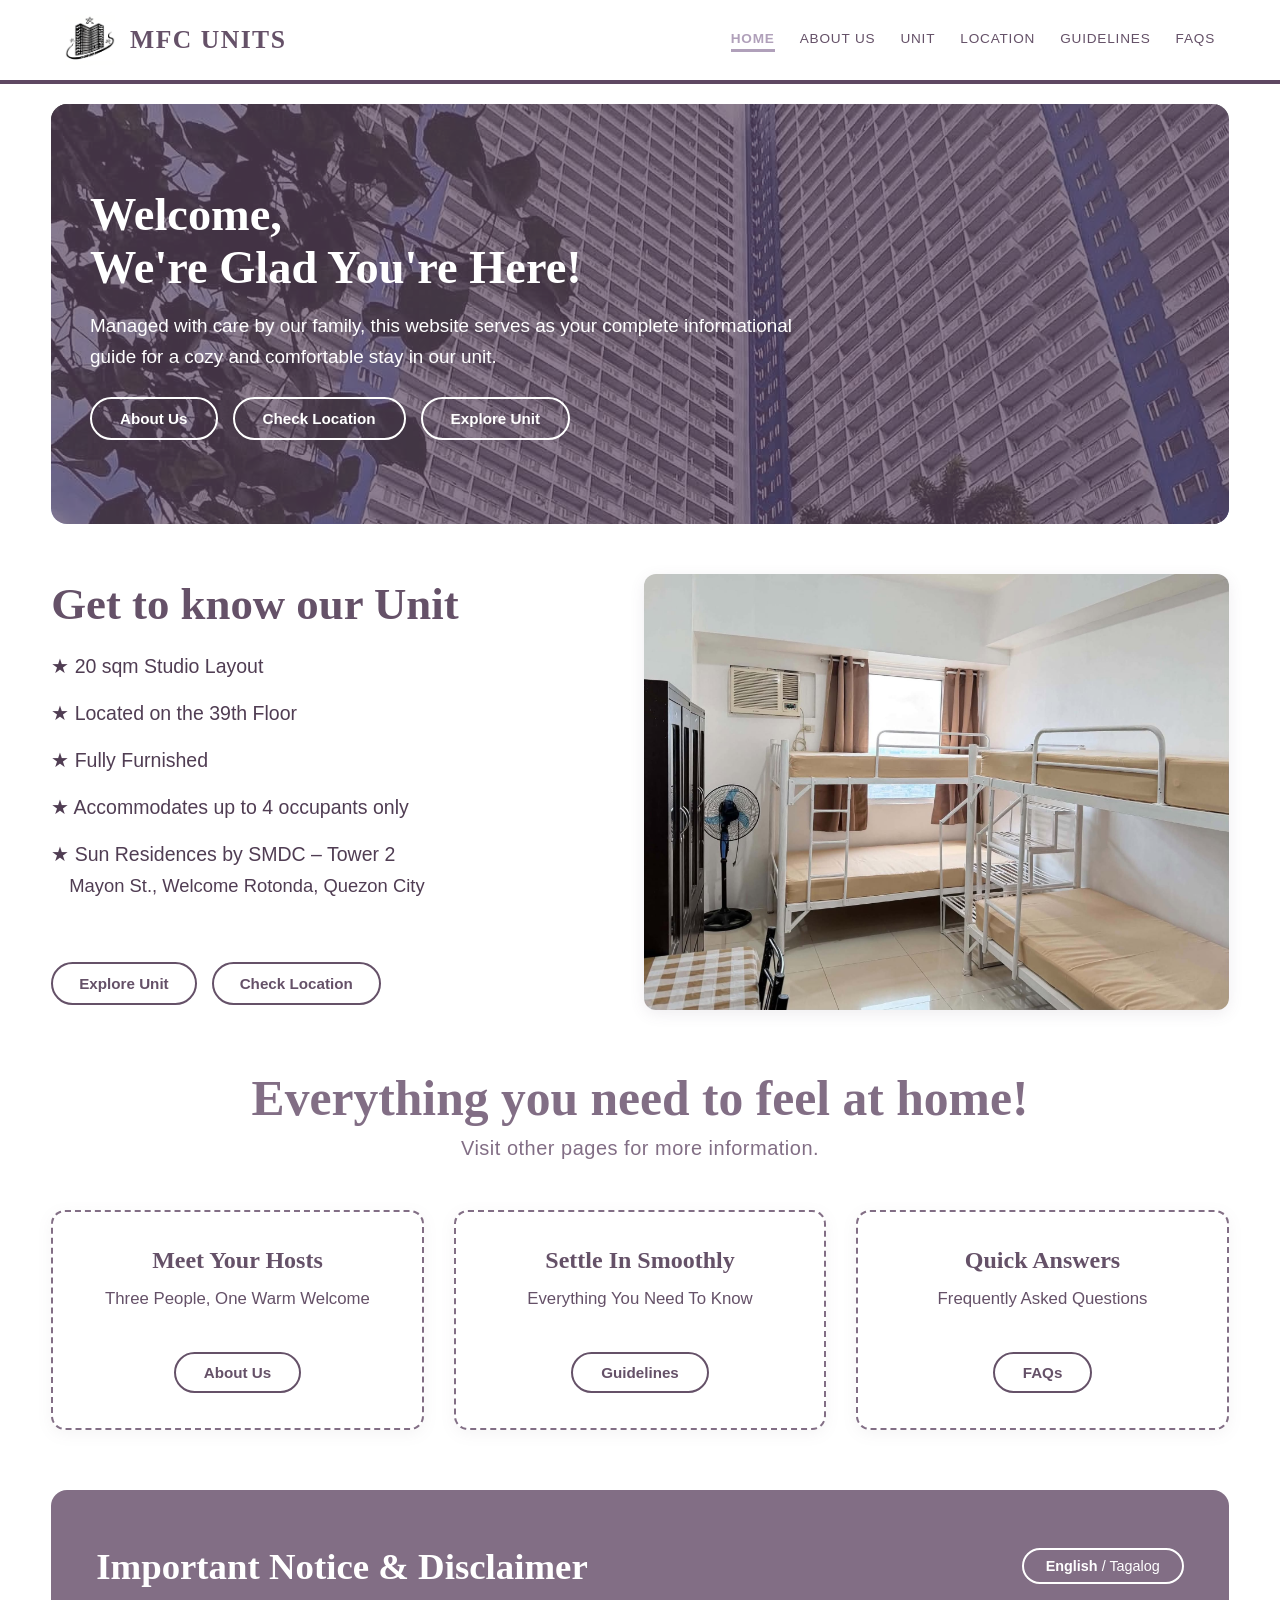
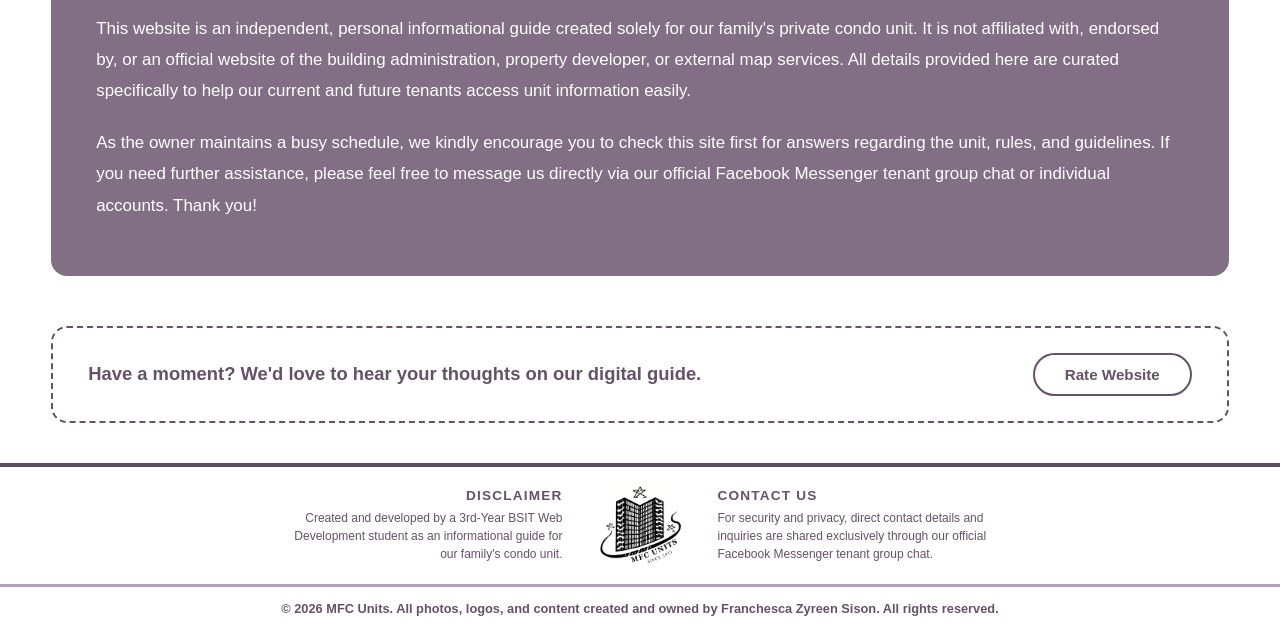
<file: index.html>
<!-- Franchesca Zyreen Sison (MFC Units - October 2026) -->
<!-- over sa detailed na comments for future review use hehehehe -->
 
<!DOCTYPE html> <!-- tells the browser this file is HTML5 -->
<html lang="en"> <!-- start of the whole page, lang="en" means the page is in English -->
<head> <!-- the head is for the page settings, it is not shown on the screen -->
    <meta charset="UTF-8"> <!-- lets the page show all letters and symbols properly (like the ★) -->
    <meta name="viewport" content="width=device-width, initial-scale=1.0"> <!-- makes the page fit on phone screens -->
    <title>MFC Units - Home</title> <!-- the text you see on the browser tab -->

    <!-- links the shared css (header and footer), every page uses this one -->
    <link rel="stylesheet" href="css/header-footer.css"> <!-- connects the header-footer css file -->

    <!-- links the css that is only for this home page -->
    <link rel="stylesheet" href="css/index.css"> <!-- connects the index css file -->

    <!-- link preview tags (what people see when I send the link in chat, not sure if it would work tho muwehehe) -->
    <meta property="og:title" content="MFC Units - Sun 2026" /> <!-- title in the preview -->
    <meta property="og:description" content="A complete guide to our family's condo unit at Sun Residences, Quezon City." /> <!-- small text under the title -->
    <meta property="og:image" content="https://mfc-units-sun-2026.vercel.app/images/unit-landscape.jpg" /> <!-- picture in the preview (domain prediction try lngs)-->
    <meta property="og:url" content="https://mfc-units-sun-2026.vercel.app/" /> <!-- the official link of the website (prediction only WHAHAHAHA) -->
    <meta property="og:type" content="website" /> <!-- this link is a website -->
    <meta name="twitter:card" content="summary_large_image" /> <!-- makes the picture big on X/Twitter -->
</head> <!-- end of the head -->

<body> <!-- everything inside the body is what you see on the screen -->

    <!-- header (the top part with logo and menu) -->
    <header class="site-header"> <!-- the top bar of the website -->
        <div class="header-container"> <!-- a box that holds the logo and the menu so I can arrange them -->
            <a href="index.html" class="brand-link"> <!-- clicking the logo and name goes back to the home page -->
                <img src="images/mfc-logo-header.png" alt="MFC Units Logo" class="header-logo"> <!-- the logo picture, alt is the text shown if the picture fails to load -->
                <span class="brand-title">MFC UNITS</span> <!-- the name beside the logo -->
            </a> <!-- end of the logo link -->

            <button class="hamburger" aria-label="Toggle navigation"> <!-- the 3-line menu button, only shows on phones -->
                <span></span> <!-- first line of the hamburger -->
                <span></span> <!-- second line of the hamburger -->
                <span></span> <!-- third line of the hamburger -->
            </button> <!-- end of the hamburger button -->

            <nav class="main-nav"> <!-- nav means navigation, this holds the menu links -->
                <ul class="nav-list"> <!-- a list of the menu links -->
                    <li><a href="index.html" class="nav-link" data-page="home">HOME</a></li> <!-- link to home page, data-page is used by the js to know which page it is -->
                    <li><a href="about.html" class="nav-link" data-page="about">ABOUT US</a></li> <!-- link to the about page -->
                    <li><a href="unit.html" class="nav-link" data-page="unit">UNIT</a></li> <!-- link to the unit page -->
                    <li><a href="location.html" class="nav-link" data-page="location">LOCATION</a></li> <!-- link to the location page -->
                    <li><a href="guidelines.html" class="nav-link" data-page="guidelines">GUIDELINES</a></li> <!-- link to the guidelines page -->
                    <li><a href="faqs.html" class="nav-link" data-page="faqs">FAQs</a></li> <!-- link to the FAQs page -->
                </ul> <!-- end of the menu list -->
            </nav> <!-- end of the nav -->
        </div> <!-- end of the header container -->
        <div class="header-divider"></div> <!-- the thin line under the header -->
    </header> <!-- end of the header -->

    <!-- main content (the middle part of the home page) -->
    <main> <!-- main holds the important content of the page, between header and footer -->

        <!-- hero section, the big picture banner at the top with the welcome text -->
        <section class="hero-section"> <!-- the banner, the building picture is its background (set in css) -->
            <div class="hero-content"> <!-- box that holds the text inside the banner -->
                <h1 class="hero-title">Welcome,<br>We're Glad You're Here!</h1> <!-- the biggest title, br makes a new line -->
                <p class="hero-subtitle"> <!-- the small text under the title -->
                    Managed with care by our family, this website serves as your complete informational guide for a cozy and comfortable stay in our unit. <!-- the welcome message -->
                </p> <!-- end of the subtitle -->
                <div class="hero-buttons"> <!-- box that holds the 3 buttons in the banner -->
                    <a href="about.html" class="hero-btn">About Us</a> <!-- button that goes to the about page -->
                    <a href="location.html" class="hero-btn">Check Location</a> <!-- button that goes to the location page -->
                    <a href="unit.html" class="hero-btn">Explore Unit</a> <!-- button that goes to the unit page -->
                </div> <!-- end of the hero buttons -->
            </div> <!-- end of the hero content -->
        </section> <!-- end of the hero section -->

        <!-- get to know our unit section, the list on the left and picture on the right -->
        <section class="unit-overview-section"> <!-- the whole unit overview part -->
            <div class="unit-grid"> <!-- grid that puts the text and the picture side by side -->
                <div class="unit-details"> <!-- the left side, has the title, list and buttons -->
                    <div> <!-- a plain box to group the title and the list together -->
                        <h2 class="section-title">Get to know our Unit</h2> <!-- the title of this section -->
                        <ul class="unit-list"> <!-- the list of unit details -->
                            <li>★ 20 sqm Studio Layout</li> <!-- size of the unit -->
                            <li>★ Located on the 39th Floor</li> <!-- floor of the unit -->
                            <li>★ Fully Furnished</li> <!-- the unit already has furniture -->
                            <li>★ Accommodates up to 4 occupants only</li> <!-- max number of people allowed -->
                            <li>★ Sun Residences by SMDC – Tower 2<br> <!-- name of the building, br moves the address to the next line -->
                                <span class="address-block">Mayon St., Welcome Rotonda, Quezon City</span> <!-- the address, span lets me style just this text -->
                            </li> <!-- end of the last list item -->
                        </ul> <!-- end of the list -->
                    </div> <!-- end of the title and list group -->
                    <div class="section-buttons"> <!-- box for the 2 buttons below the list -->
                        <a href="unit.html" class="section-btn">Explore Unit</a> <!-- button to the unit page -->
                        <a href="location.html" class="section-btn">Check Location</a> <!-- button to the location page -->
                    </div> <!-- end of the buttons box -->
                </div> <!-- end of the left side -->
                <div class="unit-image-wrapper"> <!-- the right side, a box around the picture so I can round the corners -->
                    <img src="images/unit-landscape.jpg" alt="MFC Unit Interior Preview" class="unit-preview-img"> <!-- the picture of the unit inside -->
                </div> <!-- end of the picture box -->
            </div> <!-- end of the grid -->
        </section> <!-- end of the unit overview section -->

        <!-- everything you need to feel at home section, the 3 cards -->
        <div class="home-features-container"> <!-- big box for the title and the 3 cards -->
            <div class="home-features-banner"> <!-- box for the title part only -->
                <div class="banner-inner"> <!-- inner box to keep the title centered and not too wide -->
                    <h2 class="banner-title">Everything you need to feel at home!</h2> <!-- the title above the cards -->
                    <p class="banner-subtitle">Visit other pages for more information.</p> <!-- small text under the title -->
                </div> <!-- end of banner inner -->
            </div> <!-- end of the title box -->
            <div class="features-grid"> <!-- grid that arranges the 3 cards -->
                <div class="feature-card"> <!-- card number 1 -->
                    <div> <!-- groups the card title and text -->
                        <h3>Meet Your Hosts</h3> <!-- card title -->
                        <p>Three People, One Warm Welcome</p> <!-- card small text -->
                    </div> <!-- end of the card text group -->
                    <a href="about.html" class="card-btn">About Us</a> <!-- card button to the about page -->
                </div> <!-- end of card 1 -->
                <div class="feature-card"> <!-- card number 2 -->
                    <div> <!-- groups the card title and text -->
                        <h3>Settle In Smoothly</h3> <!-- card title -->
                        <p>Everything You Need To Know</p> <!-- card small text -->
                    </div> <!-- end of the card text group -->
                    <a href="guidelines.html" class="card-btn">Guidelines</a> <!-- card button to the guidelines page -->
                </div> <!-- end of card 2 -->
                <div class="feature-card"> <!-- card number 3 -->
                    <div> <!-- groups the card title and text -->
                        <h3>Quick Answers</h3> <!-- card title -->
                        <p>Frequently Asked Questions</p> <!-- card small text -->
                    </div> <!-- end of the card text group -->
                    <a href="faqs.html" class="card-btn">FAQs</a> <!-- card button to the FAQs page -->
                </div> <!-- end of card 3 -->
            </div> <!-- end of the cards grid -->
        </div> <!-- end of the big features box -->

        <!-- important notice and disclaimer section, the purple box with the language button -->
        <div class="disclaimer-wrapper"> <!-- outer box that controls the width of the notice -->
            <section class="disclaimer-banner"> <!-- the purple box itself -->
                <div class="disclaimer-inner"> <!-- inner box to keep the text from stretching too wide -->
                    <div class="disclaimer-header-row"> <!-- row that holds the title and the language button -->
                        <h2 class="disclaimer-title">Important Notice & Disclaimer</h2> <!-- title of the notice -->
                        <button id="langToggleBtn" class="lang-toggle-btn"> <!-- button to switch English/Tagalog, the id is how script.js finds it -->
                            <strong>English</strong> / Tagalog <!-- English is bold because it is the language showing now -->
                        </button> <!-- end of the language button -->
                    </div> <!-- end of the header row -->
                    <div id="disclaimerContent" class="disclaimer-body"> <!-- the notice text, the id is used by script.js to change the text to Tagalog -->
                        <p>This website is an independent, personal informational guide created solely for our family's private condo unit. It is not affiliated with, endorsed by, or an official website of the building administration, property developer, or external map services. All details provided here are curated specifically to help our current and future tenants access unit information easily.</p> <!-- first paragraph, says this site is not official -->
                        <p>As the owner maintains a busy schedule, we kindly encourage you to check this site first for answers regarding the unit, rules, and guidelines. If you need further assistance, please feel free to message us directly via our official Facebook Messenger tenant group chat or individual accounts. Thank you!</p> <!-- second paragraph, tells tenants to check the site first before messaging -->
                    </div> <!-- end of the notice text -->
                </div> <!-- end of the inner box -->
            </section> <!-- end of the purple box -->
        </div> <!-- end of the outer box -->

        <!-- feedback section, the box with the rate website button -->
        <section class="feedback-section"> <!-- white box with the dashed border -->
            <p class="feedback-text">Have a moment? We'd love to hear your thoughts on our digital guide.</p> <!-- the message asking for feedback -->
            <a href="https://forms.gle/jT58g1fERLmTxHMF8" target="_blank" rel="noopener noreferrer" class="feedback-btn">Rate Website</a> <!-- link to the google form, target="_blank" opens a new tab, rel is for safety -->
        </section> <!-- end of the feedback section -->
    </main> <!-- end of the main content -->

    <!-- footer (the bottom part of every page) -->
    <footer class="site-footer"> <!-- the bottom area of the website -->
        <div class="footer-top-divider"></div> <!-- the line on top of the footer -->
        <div class="footer-container"> <!-- box that holds the 3 columns of the footer -->
            <div class="footer-column left"> <!-- left column -->
                <h3 class="footer-heading">DISCLAIMER</h3> <!-- left column title -->
                <p class="footer-text"> <!-- left column text -->
                    Created and developed by a 3rd-Year BSIT Web Development student as an informational guide for our family's condo unit. <!-- says who made the website -->
                </p> <!-- end of left text -->
            </div> <!-- end of left column -->

            <div class="footer-logo-col"> <!-- middle column for the logo -->
                <img src="images/mfc-logo-footer.png" alt="MFC Units Footer Logo" class="footer-logo"> <!-- the logo picture in the footer -->
            </div> <!-- end of middle column -->

            <div class="footer-column right"> <!-- right column -->
                <h3 class="footer-heading">CONTACT US</h3> <!-- right column title -->
                <p class="footer-text"> <!-- right column text -->
                    For security and privacy, direct contact details and inquiries are shared exclusively through our official Facebook Messenger tenant group chat. <!-- explains where to contact us -->
                </p> <!-- end of right text -->
            </div> <!-- end of right column -->
        </div> <!-- end of the footer columns box -->

        <div class="footer-mid-divider"></div> <!-- the line between the columns and the copyright -->

        <div class="footer-copyright"> <!-- box for the copyright text -->
            <p class="copyright-text"> <!-- the copyright text -->
                &copy; 2026 MFC Units. All photos, logos, and content created and owned by Franchesca Zyreen Sison. All rights reserved. <!-- &copy; shows the © symbol -->
            </p> <!-- end of the copyright text -->
        </div> <!-- end of the copyright box -->
    </footer> <!-- end of the footer -->

    <!-- javascript file, it is placed at the bottom so the page loads first before the js runs -->
    <script src="script.js"></script> <!-- connects script.js (hamburger menu, language button, etc.) -->
</body> <!-- end of the body -->
</html> <!-- end of the whole page -->
</file>
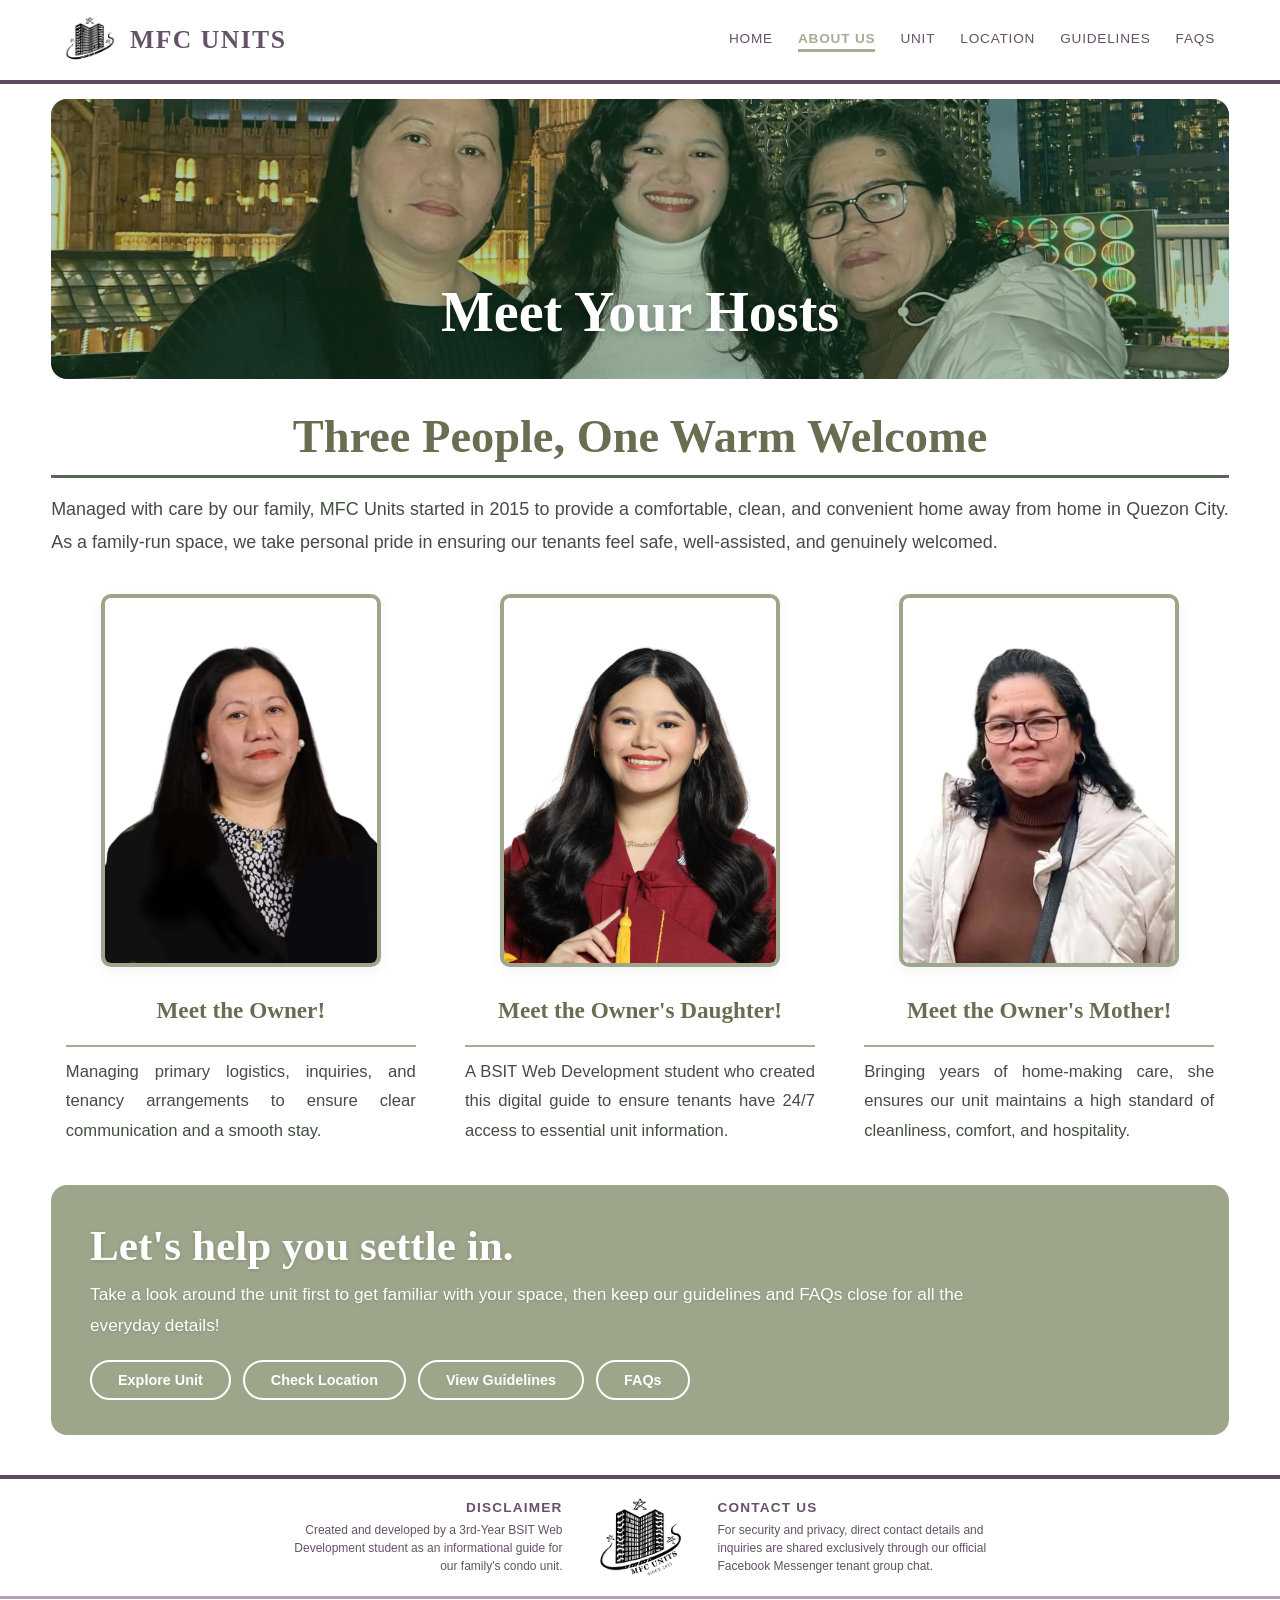
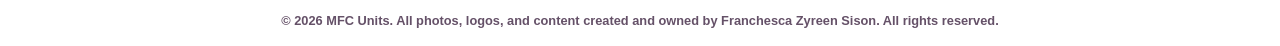
<file: about.html>
<!-- Franchesca Zyreen Sison (MFC Units - October 2026) -->

<!DOCTYPE html> <!-- tells the browser this file is HTML5 -->
<html lang="en"> <!-- start of the whole page, lang="en" means the page is in English -->
<head> <!-- the head is for the page settings, it is not shown on the screen -->
    <meta charset="UTF-8"> <!-- lets the page show all letters and symbols properly -->
    <meta name="viewport" content="width=device-width, initial-scale=1.0"> <!-- makes the page fit on phone screens -->
    <title>MFC Units - About Us</title> <!-- the text you see on the browser tab -->

    <link rel="preload" href="images/hosts.jpg" as="image"> <!-- tells the browser to load the hero picture early so the banner does not appear late -->

    <!-- shared css, used by every page (header and footer) -->
    <link rel="stylesheet" href="css/header-footer.css"> <!-- connects the header-footer css file -->

    <!-- css that is only for this about page -->
    <link rel="stylesheet" href="css/about.css"> <!-- connects the about css file -->
</head> <!-- end of the head -->
<body> <!-- everything inside the body is what you see on the screen -->

    <!-- header (the top part with logo and menu) -->
    <header class="site-header"> <!-- the top bar of the website -->
        <div class="header-container"> <!-- a box that holds the logo and the menu so I can arrange them -->
            <a href="index.html" class="brand-link"> <!-- clicking the logo and name goes back to the home page -->
                <img src="images/mfc-logo-header.png" alt="MFC Units Logo" class="header-logo"> <!-- the logo picture, alt is the text shown if the picture fails to load -->
                <span class="brand-title">MFC UNITS</span> <!-- the name beside the logo -->
            </a> <!-- end of the logo link -->

            <button class="hamburger" aria-label="Toggle navigation"> <!-- the 3-line menu button, only shows on phones -->
                <span></span> <!-- first line of the hamburger -->
                <span></span> <!-- second line of the hamburger -->
                <span></span> <!-- third line of the hamburger -->
            </button> <!-- end of the hamburger button -->

            <nav class="main-nav"> <!-- nav means navigation, this holds the menu links -->
                <ul class="nav-list"> <!-- a list of the menu links -->
                    <li><a href="index.html" class="nav-link" data-page="home">HOME</a></li> <!-- link to home page, data-page is used by the js to know which page it is -->
                    <li><a href="about.html" class="nav-link" data-page="about">ABOUT US</a></li> <!-- link to the about page -->
                    <li><a href="unit.html" class="nav-link" data-page="unit">UNIT</a></li> <!-- link to the unit page -->
                    <li><a href="location.html" class="nav-link" data-page="location">LOCATION</a></li> <!-- link to the location page -->
                    <li><a href="guidelines.html" class="nav-link" data-page="guidelines">GUIDELINES</a></li> <!-- link to the guidelines page -->
                    <li><a href="faqs.html" class="nav-link" data-page="faqs">FAQs</a></li> <!-- link to the FAQs page -->
                </ul> <!-- end of the menu list -->
            </nav> <!-- end of the nav -->
        </div> <!-- end of the header container -->
        <div class="header-divider"></div> <!-- the thin line under the header -->
    </header> <!-- end of the header -->

    <!-- main content (the middle part of the about page) -->
    <main> <!-- main holds the important content of the page, between header and footer -->

        <!-- hero section, the banner with the hosts picture and the title -->
        <section class="hero-section"> <!-- the banner, the hosts.jpg picture is its background (set in css) -->
            <div class="hero-content"> <!-- box that holds the title inside the banner -->
                <h1 class="hero-title">Meet Your Hosts</h1> <!-- the biggest title of the page -->
            </div> <!-- end of the hero content -->
        </section> <!-- end of the hero section -->

        <!-- intro section, the title and the short paragraph about us -->
        <section class="about-intro-container"> <!-- the whole intro part -->
            <div class="intro-header-block"> <!-- box for the title and the line under it -->
                <h2 class="section-main-title">Three People, One Warm Welcome</h2> <!-- title of the intro -->
                <div class="title-divider"></div> <!-- the line under the title -->
            </div> <!-- end of the title box -->
            <p class="intro-text"> <!-- the intro paragraph -->
                Managed with care by our family, MFC Units started in 2015 to provide a comfortable, clean, and convenient home away from home in Quezon City. As a family-run space, we take personal pride in ensuring our tenants feel safe, well-assisted, and genuinely welcomed. <!-- tells the story of how MFC Units started -->
            </p> <!-- end of the intro paragraph -->
        </section> <!-- end of the intro section -->

        <!-- profiles section, the 3 cards of the owner, daughter and mother -->
        <section class="profiles-container"> <!-- the whole profiles part -->
            <div class="profiles-grid"> <!-- grid that puts the 3 cards side by side -->

                <!-- profile 1, the owner -->
                <article class="profile-card"> <!-- article is a card that can stand alone, this is the owner's card -->
                    <div class="profile-img-wrapper"> <!-- the frame around the picture (border and rounded corners are here) -->
                        <img src="images/host-owner.png" alt="Meet the Owner" class="profile-img"> <!-- the owner's picture -->
                    </div> <!-- end of the picture frame -->
                    <div class="profile-content"> <!-- box for the title, line and description -->
                        <h3 class="profile-title">Meet the Owner!</h3> <!-- card title -->
                        <div class="profile-line"></div> <!-- the small line under the title -->
                        <p class="profile-desc"> <!-- the description of the owner -->
                            Managing primary logistics, inquiries, and tenancy arrangements to ensure clear communication and a smooth stay. <!-- what the owner does -->
                        </p> <!-- end of the description -->
                    </div> <!-- end of the card content -->
                </article> <!-- end of the owner's card -->

                <!-- profile 2, the daughter -->
                <article class="profile-card"> <!-- the daughter's card -->
                    <div class="profile-img-wrapper"> <!-- the frame around the picture -->
                        <img src="images/host-daughter.png" alt="Meet the Owner's Daughter" class="profile-img"> <!-- the daughter's picture -->
                    </div> <!-- end of the picture frame -->
                    <div class="profile-content"> <!-- box for the title, line and description -->
                        <h3 class="profile-title">Meet the Owner's Daughter!</h3> <!-- card title -->
                        <div class="profile-line"></div> <!-- the small line under the title -->
                        <p class="profile-desc"> <!-- the description of the daughter -->
                            A BSIT Web Development student who created this digital guide to ensure tenants have 24/7 access to essential unit information. <!-- what the daughter does -->
                        </p> <!-- end of the description -->
                    </div> <!-- end of the card content -->
                </article> <!-- end of the daughter's card -->

                <!-- profile 3, the mother -->
                <article class="profile-card"> <!-- the mother's card -->
                    <div class="profile-img-wrapper"> <!-- the frame around the picture -->
                        <img src="images/host-mother.png" alt="Meet the Owner's Mother" class="profile-img"> <!-- the mother's picture -->
                    </div> <!-- end of the picture frame -->
                    <div class="profile-content"> <!-- box for the title, line and description -->
                        <h3 class="profile-title">Meet the Owner's Mother!</h3> <!-- card title -->
                        <div class="profile-line"></div> <!-- the small line under the title -->
                        <p class="profile-desc"> <!-- the description of the mother -->
                            Bringing years of home-making care, she ensures our unit maintains a high standard of cleanliness, comfort, and hospitality. <!-- what the mother does -->
                        </p> <!-- end of the description -->
                    </div> <!-- end of the card content -->
                </article> <!-- end of the mother's card -->

            </div> <!-- end of the profiles grid -->
        </section> <!-- end of the profiles section -->

        <!-- settle in section, the green banner with the buttons at the bottom -->
        <div class="settle-wrapper"> <!-- outer box that controls the width of the banner -->
            <section class="settle-banner"> <!-- the green box itself -->
                <div class="settle-inner"> <!-- inner box that holds the text and the buttons -->
                    <div class="settle-content-col"> <!-- box for the title and the paragraph -->
                        <h2 class="settle-title">Let's help you settle in.</h2> <!-- title of the banner -->
                        <p class="settle-text"> <!-- paragraph of the banner -->
                            Take a look around the unit first to get familiar with your space, then keep our guidelines and FAQs close for all the everyday details! <!-- tells the tenants what to do first -->
                        </p> <!-- end of the paragraph -->
                    </div> <!-- end of the title and paragraph box -->
                    <div class="settle-buttons"> <!-- box that holds the 4 buttons -->
                        <a href="unit.html" class="settle-btn">Explore Unit</a> <!-- button to the unit page -->
                        <a href="location.html" class="settle-btn">Check Location</a> <!-- button to the location page -->
                        <a href="guidelines.html" class="settle-btn">View Guidelines</a> <!-- button to the guidelines page -->
                        <a href="faqs.html" class="settle-btn">FAQs</a> <!-- button to the FAQs page -->
                    </div> <!-- end of the buttons box -->
                </div> <!-- end of the inner box -->
            </section> <!-- end of the green box -->
        </div> <!-- end of the outer box -->
    </main> <!-- end of the main content -->

    <!-- footer (the bottom part of every page) -->
    <footer class="site-footer"> <!-- the bottom area of the website -->
        <div class="footer-top-divider"></div> <!-- the line on top of the footer -->
        <div class="footer-container"> <!-- box that holds the 3 columns of the footer -->
            <div class="footer-column left"> <!-- left column -->
                <h3 class="footer-heading">DISCLAIMER</h3> <!-- left column title -->
                <p class="footer-text"> <!-- left column text -->
                    Created and developed by a 3rd-Year BSIT Web Development student as an informational guide for our family's condo unit. <!-- says who made the website -->
                </p> <!-- end of left text -->
            </div> <!-- end of left column -->

            <div class="footer-logo-col"> <!-- middle column for the logo -->
                <img src="images/mfc-logo-footer.png" alt="MFC Units Footer Logo" class="footer-logo"> <!-- the logo picture in the footer -->
            </div> <!-- end of middle column -->

            <div class="footer-column right"> <!-- right column -->
                <h3 class="footer-heading">CONTACT US</h3> <!-- right column title -->
                <p class="footer-text"> <!-- right column text -->
                    For security and privacy, direct contact details and inquiries are shared exclusively through our official Facebook Messenger tenant group chat. <!-- explains where to contact us -->
                </p> <!-- end of right text -->
            </div> <!-- end of right column -->
        </div> <!-- end of the footer columns box -->

        <div class="footer-mid-divider"></div> <!-- the line between the columns and the copyright -->

        <div class="footer-copyright"> <!-- box for the copyright text -->
            <p class="copyright-text"> <!-- the copyright text -->
                &copy; 2026 MFC Units. All photos, logos, and content created and owned by Franchesca Zyreen Sison. All rights reserved. <!-- &copy; shows the © symbol -->
            </p> <!-- end of the copyright text -->
        </div> <!-- end of the copyright box -->
    </footer> <!-- end of the footer -->

    <!-- javascript file, placed at the bottom so the page loads first before the js runs -->
    <script src="script.js"></script> <!-- connects script.js (hamburger menu, etc.) -->
</body> <!-- end of the body -->
</html> <!-- end of the whole page -->
</file>
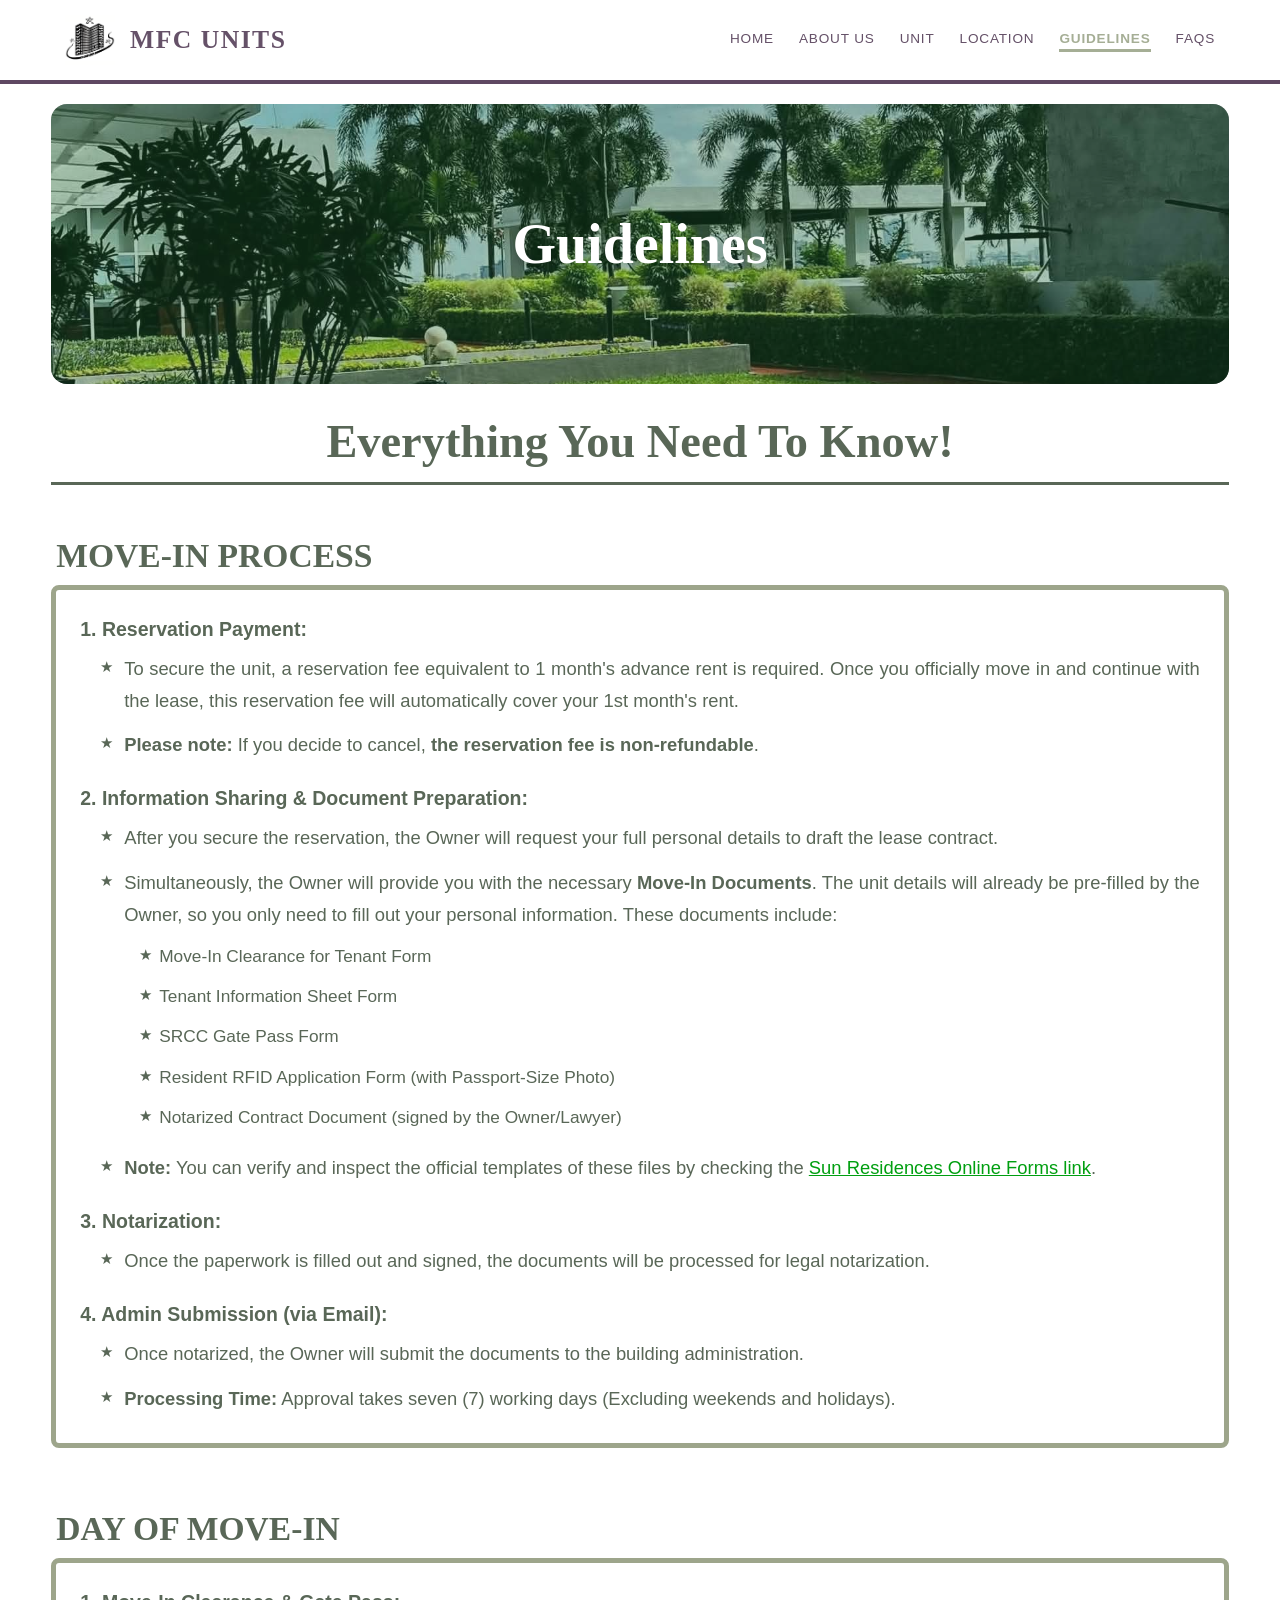
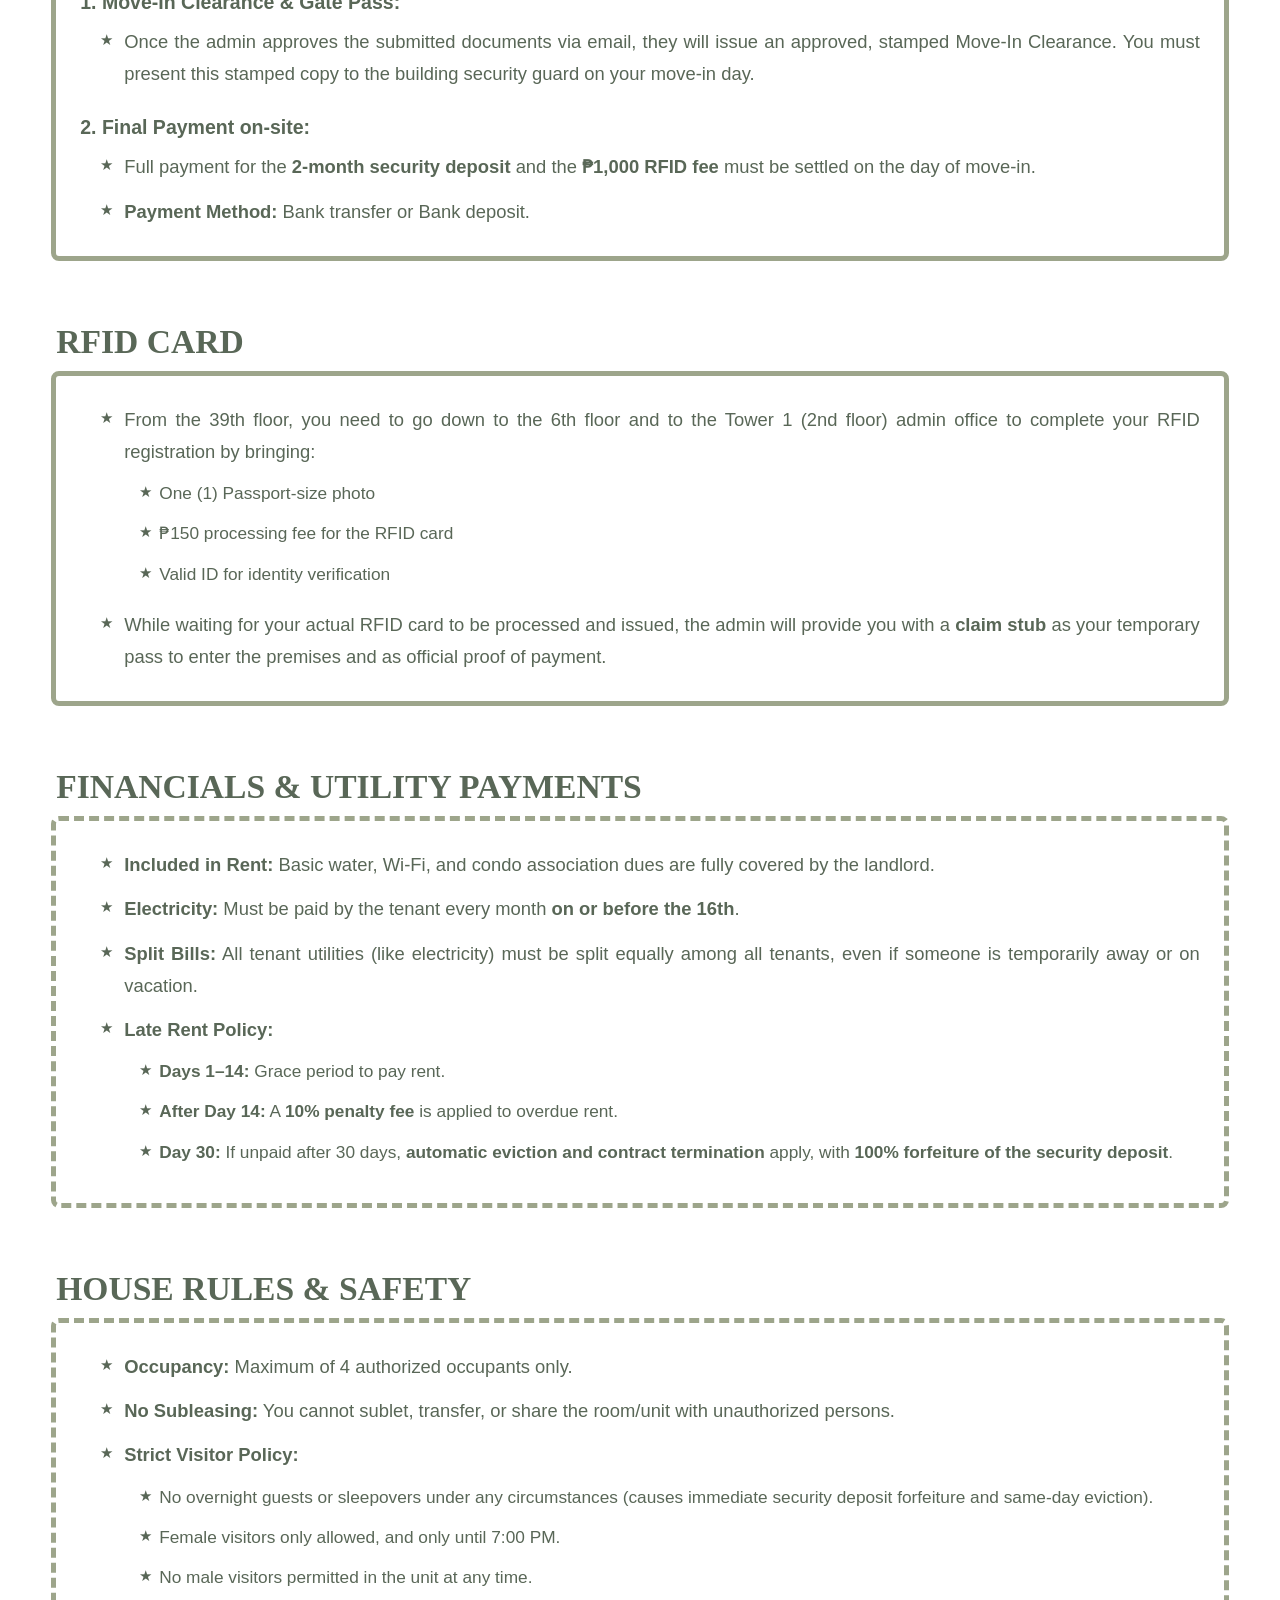
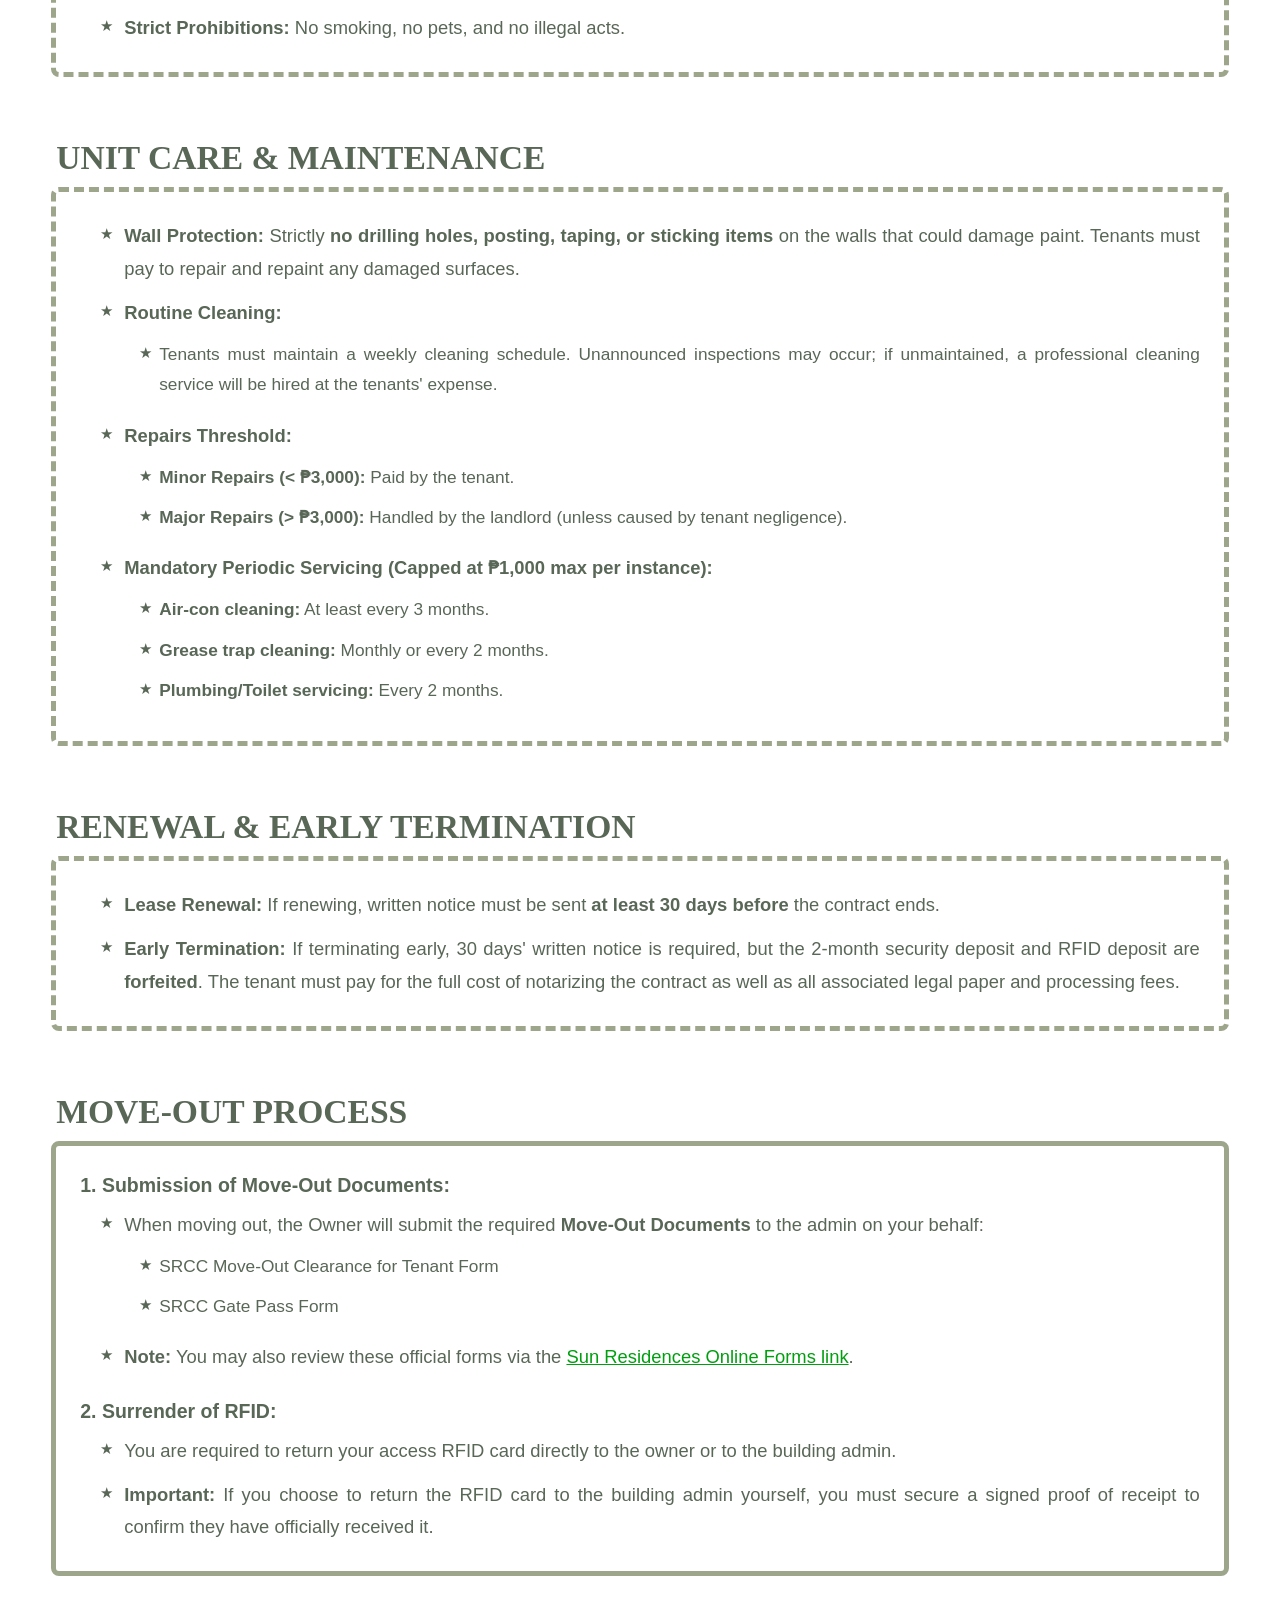
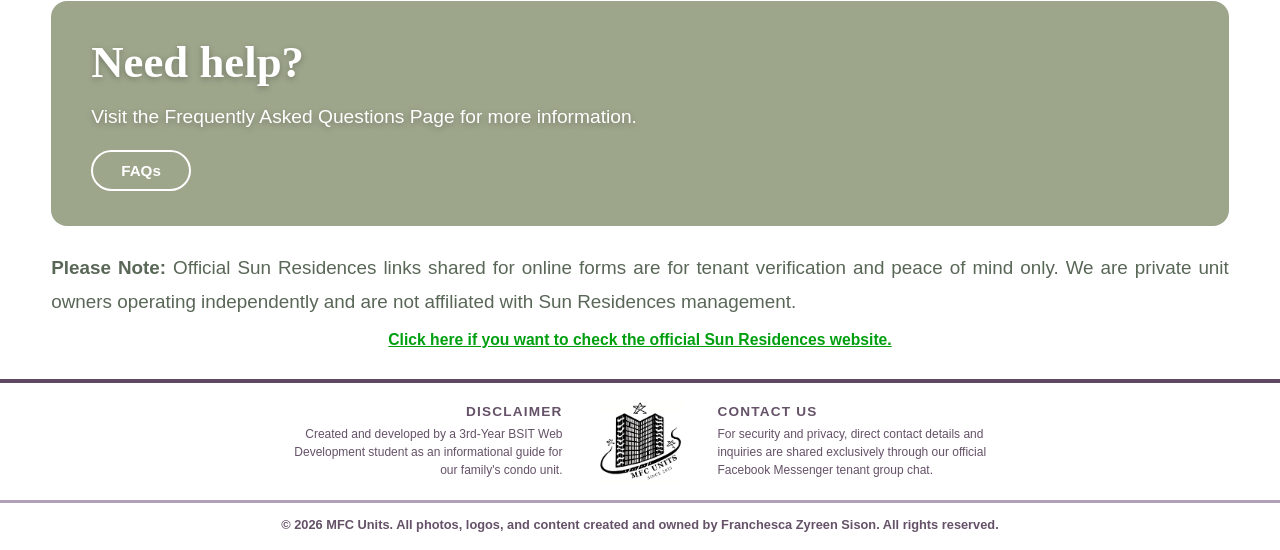
<file: guidelines.html>
<!-- Franchesca Zyreen Sison (MFC Units - October 2026) -->

<!DOCTYPE html> <!-- tells the browser this file is HTML5 -->
<html lang="en"> <!-- start of the whole page, lang="en" means the page is in English -->
<head> <!-- the head is for the page settings, it is not shown on the screen -->
    <meta charset="UTF-8"> <!-- lets the page show all letters and symbols properly (like ★ and ₱) -->
    <meta name="viewport" content="width=device-width, initial-scale=1.0"> <!-- makes the page fit on phone screens -->
    <title>MFC Units - Guidelines</title> <!-- the text you see on the browser tab -->

    <!-- preload the hero picture so it loads early and the banner does not appear late -->
    <link rel="preload" href="images/guidelines.jpg" as="image"> <!-- tells the browser to download this picture first -->

    <!-- shared css, used by every page (header and footer) -->
    <link rel="stylesheet" href="css/header-footer.css"> <!-- connects the header-footer css file -->

    <!-- css that is only for this guidelines page -->
    <link rel="stylesheet" href="css/guidelines.css"> <!-- connects the guidelines css file -->
</head> <!-- end of the head -->
<body> <!-- everything inside the body is what you see on the screen -->

    <!-- header (the top part with logo and menu) -->
    <header class="site-header"> <!-- the top bar of the website -->
        <div class="header-container"> <!-- a box that holds the logo and the menu so I can arrange them -->
            <a href="index.html" class="brand-link"> <!-- clicking the logo and name goes back to the home page -->
                <img src="images/mfc-logo-header.png" alt="MFC Units Logo" class="header-logo"> <!-- the logo picture, alt is the text shown if the picture fails to load -->
                <span class="brand-title">MFC UNITS</span> <!-- the name beside the logo -->
            </a> <!-- end of the logo link -->

            <button class="hamburger" aria-label="Toggle navigation"> <!-- the 3-line menu button, only shows on phones -->
                <span></span> <!-- first line of the hamburger -->
                <span></span> <!-- second line of the hamburger -->
                <span></span> <!-- third line of the hamburger -->
            </button> <!-- end of the hamburger button -->

            <nav class="main-nav"> <!-- nav means navigation, this holds the menu links -->
                <ul class="nav-list"> <!-- a list of the menu links -->
                    <li><a href="index.html" class="nav-link" data-page="home">HOME</a></li> <!-- link to home page, data-page is used by the js to know which page it is -->
                    <li><a href="about.html" class="nav-link" data-page="about">ABOUT US</a></li> <!-- link to the about page -->
                    <li><a href="unit.html" class="nav-link" data-page="unit">UNIT</a></li> <!-- link to the unit page -->
                    <li><a href="location.html" class="nav-link" data-page="location">LOCATION</a></li> <!-- link to the location page -->
                    <li><a href="guidelines.html" class="nav-link" data-page="guidelines">GUIDELINES</a></li> <!-- link to the guidelines page -->
                    <li><a href="faqs.html" class="nav-link" data-page="faqs">FAQs</a></li> <!-- link to the FAQs page -->
                </ul> <!-- end of the menu list -->
            </nav> <!-- end of the nav -->
        </div> <!-- end of the header container -->
        <div class="header-divider"></div> <!-- the thin line under the header -->
    </header> <!-- end of the header -->

    <!-- main content (the middle part of the guidelines page) -->
    <main> <!-- main holds the important content of the page, between header and footer -->

        <!-- hero section, the banner with the picture and the title -->
        <section class="hero-section"> <!-- the banner, the guidelines picture is its background (set in css) -->
            <div class="hero-content"> <!-- box that holds the title inside the banner -->
                <h1 class="hero-title">Guidelines</h1> <!-- the biggest title of the page -->
            </div> <!-- end of the hero content -->
        </section> <!-- end of the hero section -->

        <!-- intro section, the title and the line under it -->
        <section class="guidelines-intro-container"> <!-- the whole intro part -->
            <div class="intro-header-block"> <!-- box for the title and the line -->
                <h2 class="section-main-title">Everything You Need To Know!</h2> <!-- title of the intro -->
                <div class="title-divider"></div> <!-- the line under the title -->
            </div> <!-- end of the title box -->
        </section> <!-- end of the intro section -->

        <!-- the big box that holds all 8 guideline cards -->
        <div class="guidelines-content-wrapper"> <!-- cards are stacked top to bottom inside this -->

            <!-- card 1, move-in process (solid border) -->
            <section class="guideline-card solid-border"> <!-- the card, solid-border makes the border a straight line -->
                <h2 class="block-title">MOVE-IN PROCESS</h2> <!-- title of the card, css places it above the border -->

                <div class="guideline-step"> <!-- step 1 box -->
                    <h3>1. Reservation Payment:</h3> <!-- step title -->
                    <ul> <!-- list of the details of this step -->
                        <li>To secure the unit, a reservation fee equivalent to 1 month's advance rent is required. Once you officially move in and continue with the lease, this reservation fee will automatically cover your 1st month's rent.</li> <!-- explains the reservation fee -->
                        <li><strong>Please note:</strong> If you decide to cancel, <strong>the reservation fee is non-refundable</strong>.</li> <!-- strong makes the text bold, warns that the fee is not refundable -->
                    </ul> <!-- end of the list -->
                </div> <!-- end of step 1 -->

                <div class="guideline-step"> <!-- step 2 box -->
                    <h3>2. Information Sharing & Document Preparation:</h3> <!-- step title -->
                    <ul> <!-- list of the details of this step -->
                        <li>After you secure the reservation, the Owner will request your full personal details to draft the lease contract.</li> <!-- what happens after reserving -->
                        <li>Simultaneously, the Owner will provide you with the necessary <strong>Move-In Documents</strong>. The unit details will already be pre-filled by the Owner, so you only need to fill out your personal information. These documents include: <!-- tells about the documents, the list of documents is inside this li -->
                            <ul class="sub-list"> <!-- a smaller list inside the list, sub-list is for the css -->
                                <li>Move-In Clearance for Tenant Form</li> <!-- document 1 -->
                                <li>Tenant Information Sheet Form</li> <!-- document 2 -->
                                <li>SRCC Gate Pass Form</li> <!-- document 3 -->
                                <li>Resident RFID Application Form (with Passport-Size Photo)</li> <!-- document 4 -->
                                <li>Notarized Contract Document (signed by the Owner/Lawyer)</li> <!-- document 5 -->
                            </ul> <!-- end of the smaller list -->
                        </li> <!-- end of the li that has the smaller list -->
                        <li><strong>Note:</strong> You can verify and inspect the official templates of these files by checking the <a href="https://www.sunresidences.ph/property/forms" target="_blank" rel="noopener noreferrer" class="external-link">Sun Residences Online Forms link</a>.</li> <!-- link to the official forms, target="_blank" opens a new tab, rel is for safety -->
                    </ul> <!-- end of the list -->
                </div> <!-- end of step 2 -->

                <div class="guideline-step"> <!-- step 3 box -->
                    <h3>3. Notarization:</h3> <!-- step title -->
                    <ul> <!-- list of the details of this step -->
                        <li>Once the paperwork is filled out and signed, the documents will be processed for legal notarization.</li> <!-- explains notarization -->
                    </ul> <!-- end of the list -->
                </div> <!-- end of step 3 -->

                <div class="guideline-step"> <!-- step 4 box -->
                    <h3>4. Admin Submission (via Email):</h3> <!-- step title -->
                    <ul> <!-- list of the details of this step -->
                        <li>Once notarized, the Owner will submit the documents to the building administration.</li> <!-- who submits the documents -->
                        <li><strong>Processing Time:</strong> Approval takes seven (7) working days (Excluding weekends and holidays).</li> <!-- how long the approval takes -->
                    </ul> <!-- end of the list -->
                </div> <!-- end of step 4 -->
            </section> <!-- end of card 1 -->

            <!-- card 2, day of move-in (solid border) -->
            <section class="guideline-card solid-border"> <!-- the card with a solid border -->
                <h2 class="block-title">DAY OF MOVE-IN</h2> <!-- title of the card -->

                <div class="guideline-step"> <!-- step 1 box -->
                    <h3>1. Move-In Clearance & Gate Pass:</h3> <!-- step title -->
                    <ul> <!-- list of the details of this step -->
                        <li>Once the admin approves the submitted documents via email, they will issue an approved, stamped Move-In Clearance. You must present this stamped copy to the building security guard on your move-in day.</li> <!-- what to show to the guard -->
                    </ul> <!-- end of the list -->
                </div> <!-- end of step 1 -->

                <div class="guideline-step"> <!-- step 2 box -->
                    <h3>2. Final Payment on-site:</h3> <!-- step title -->
                    <ul> <!-- list of the details of this step -->
                        <li>Full payment for the <strong>2-month security deposit</strong> and the <strong>₱1,000 RFID fee</strong> must be settled on the day of move-in.</li> <!-- what to pay on move-in day -->
                        <li><strong>Payment Method:</strong> Bank transfer or Bank deposit.</li> <!-- how to pay -->
                    </ul> <!-- end of the list -->
                </div> <!-- end of step 2 -->
            </section> <!-- end of card 2 -->

            <!-- card 3, rfid card (solid border) -->
            <section class="guideline-card solid-border"> <!-- the card with a solid border -->
                <h2 class="block-title">RFID CARD</h2> <!-- title of the card -->

                <div class="guideline-step"> <!-- one box for this card, no step title here -->
                    <ul> <!-- list of the details -->
                        <li>From the 39th floor, you need to go down to the 6th floor and to the Tower 1 (2nd floor) admin office to complete your RFID registration by bringing: <!-- tells where to go, the list of things to bring is inside this li -->
                            <ul class="sub-list"> <!-- a smaller list inside the list -->
                                <li>One (1) Passport-size photo</li> <!-- thing to bring 1 -->
                                <li>₱150 processing fee for the RFID card</li> <!-- thing to bring 2 -->
                                <li>Valid ID for identity verification</li> <!-- thing to bring 3 -->
                            </ul> <!-- end of the smaller list -->
                        </li> <!-- end of the li that has the smaller list -->
                        <li>While waiting for your actual RFID card to be processed and issued, the admin will provide you with a <strong>claim stub</strong> as your temporary pass to enter the premises and as official proof of payment.</li> <!-- explains the claim stub -->
                    </ul> <!-- end of the list -->
                </div> <!-- end of the box -->
            </section> <!-- end of card 3 -->

            <!-- card 4, financials and utility payments (dashed border) -->
            <section class="guideline-card dashed-border"> <!-- the card, dashed-border makes the border broken lines -->
                <h2 class="block-title">FINANCIALS & UTILITY PAYMENTS</h2> <!-- title of the card -->

                <div class="guideline-step"> <!-- one box for this card -->
                    <ul> <!-- list of the details -->
                        <li><strong>Included in Rent:</strong> Basic water, Wi-Fi, and condo association dues are fully covered by the landlord.</li> <!-- what is already included in the rent -->
                        <li><strong>Electricity:</strong> Must be paid by the tenant every month <strong>on or before the 16th</strong>.</li> <!-- electricity due date -->
                        <li><strong>Split Bills:</strong> All tenant utilities (like electricity) must be split equally among all tenants, even if someone is temporarily away or on vacation.</li> <!-- bills are divided equally -->
                        <li><strong>Late Rent Policy:</strong> <!-- the late rent rules, the smaller list is inside this li -->
                            <ul class="sub-list"> <!-- a smaller list inside the list -->
                                <li><strong>Days 1–14:</strong> Grace period to pay rent.</li> <!-- rule 1 -->
                                <li><strong>After Day 14:</strong> A <strong>10% penalty fee</strong> is applied to overdue rent.</li> <!-- rule 2 -->
                                <li><strong>Day 30:</strong> If unpaid after 30 days, <strong>automatic eviction and contract termination</strong> apply, with <strong>100% forfeiture of the security deposit</strong>.</li> <!-- rule 3 -->
                            </ul> <!-- end of the smaller list -->
                        </li> <!-- end of the li that has the smaller list -->
                    </ul> <!-- end of the list -->
                </div> <!-- end of the box -->
            </section> <!-- end of card 4 -->

            <!-- card 5, house rules and safety (dashed border) -->
            <section class="guideline-card dashed-border"> <!-- the card with a dashed border -->
                <h2 class="block-title">HOUSE RULES & SAFETY</h2> <!-- title of the card -->

                <div class="guideline-step"> <!-- one box for this card -->
                    <ul> <!-- list of the rules -->
                        <li><strong>Occupancy:</strong> Maximum of 4 authorized occupants only.</li> <!-- max number of people -->
                        <li><strong>No Subleasing:</strong> You cannot sublet, transfer, or share the room/unit with unauthorized persons.</li> <!-- no subleasing rule -->
                        <li><strong>Strict Visitor Policy:</strong> <!-- the visitor rules, the smaller list is inside this li -->
                            <ul class="sub-list"> <!-- a smaller list inside the list -->
                                <li>No overnight guests or sleepovers under any circumstances (causes immediate security deposit forfeiture and same-day eviction).</li> <!-- visitor rule 1 -->
                                <li>Female visitors only allowed, and only until 7:00 PM.</li> <!-- visitor rule 2 -->
                                <li>No male visitors permitted in the unit at any time.</li> <!-- visitor rule 3 -->
                            </ul> <!-- end of the smaller list -->
                        </li> <!-- end of the li that has the smaller list -->
                        <li><strong>Strict Prohibitions:</strong> No smoking, no pets, and no illegal acts.</li> <!-- things that are not allowed -->
                    </ul> <!-- end of the list -->
                </div> <!-- end of the box -->
            </section> <!-- end of card 5 -->

            <!-- card 6, unit care and maintenance (dashed border) -->
            <section class="guideline-card dashed-border"> <!-- the card with a dashed border -->
                <h2 class="block-title">UNIT CARE & MAINTENANCE</h2> <!-- title of the card -->

                <div class="guideline-step"> <!-- one box for this card -->
                    <ul> <!-- list of the rules -->
                        <li><strong>Wall Protection:</strong> Strictly <strong>no drilling holes, posting, taping, or sticking items</strong> on the walls that could damage paint. Tenants must pay to repair and repaint any damaged surfaces.</li> <!-- wall rule -->
                        <li><strong>Routine Cleaning:</strong> <!-- cleaning rule, the smaller list is inside this li -->
                            <ul class="sub-list"> <!-- a smaller list inside the list -->
                                <li>Tenants must maintain a weekly cleaning schedule. Unannounced inspections may occur; if unmaintained, a professional cleaning service will be hired at the tenants' expense.</li> <!-- cleaning details -->
                            </ul> <!-- end of the smaller list -->
                        </li> <!-- end of the li that has the smaller list -->
                        <li><strong>Repairs Threshold:</strong> <!-- who pays for repairs, the smaller list is inside this li -->
                            <ul class="sub-list"> <!-- a smaller list inside the list -->
                                <li><strong>Minor Repairs (< ₱3,000):</strong> Paid by the tenant.</li> <!-- minor repairs, the < sign here means "less than" -->
                                <li><strong>Major Repairs (> ₱3,000):</strong> Handled by the landlord (unless caused by tenant negligence).</li> <!-- major repairs, the > sign here means "more than" -->
                            </ul> <!-- end of the smaller list -->
                        </li> <!-- end of the li that has the smaller list -->
                        <li><strong>Mandatory Periodic Servicing (Capped at ₱1,000 max per instance):</strong> <!-- required servicing, the smaller list is inside this li -->
                            <ul class="sub-list"> <!-- a smaller list inside the list -->
                                <li><strong>Air-con cleaning:</strong> At least every 3 months.</li> <!-- servicing 1 -->
                                <li><strong>Grease trap cleaning:</strong> Monthly or every 2 months.</li> <!-- servicing 2 -->
                                <li><strong>Plumbing/Toilet servicing:</strong> Every 2 months.</li> <!-- servicing 3 -->
                            </ul> <!-- end of the smaller list -->
                        </li> <!-- end of the li that has the smaller list -->
                    </ul> <!-- end of the list -->
                </div> <!-- end of the box -->
            </section> <!-- end of card 6 -->

            <!-- card 7, renewal and early termination (dashed border) -->
            <section class="guideline-card dashed-border"> <!-- the card with a dashed border -->
                <h2 class="block-title">RENEWAL & EARLY TERMINATION</h2> <!-- title of the card -->

                <div class="guideline-step"> <!-- one box for this card -->
                    <ul> <!-- list of the rules -->
                        <li><strong>Lease Renewal:</strong> If renewing, written notice must be sent <strong>at least 30 days before</strong> the contract ends.</li> <!-- renewal rule -->
                        <li><strong>Early Termination:</strong> If terminating early, 30 days' written notice is required, but the 2-month security deposit and RFID deposit are <strong>forfeited</strong>. The tenant must pay for the full cost of notarizing the contract as well as all associated legal paper and processing fees.</li> <!-- early termination rule -->
                    </ul> <!-- end of the list -->
                </div> <!-- end of the box -->
            </section> <!-- end of card 7 -->

            <!-- card 8, move-out process (solid border) -->
            <section class="guideline-card solid-border"> <!-- the card with a solid border -->
                <h2 class="block-title">MOVE-OUT PROCESS</h2> <!-- title of the card -->

                <div class="guideline-step"> <!-- step 1 box -->
                    <h3>1. Submission of Move-Out Documents:</h3> <!-- step title -->
                    <ul> <!-- list of the details of this step -->
                        <li>When moving out, the Owner will submit the required <strong>Move-Out Documents</strong> to the admin on your behalf: <!-- who submits the documents, the smaller list is inside this li -->
                            <ul class="sub-list"> <!-- a smaller list inside the list -->
                                <li>SRCC Move-Out Clearance for Tenant Form</li> <!-- document 1 -->
                                <li>SRCC Gate Pass Form</li> <!-- document 2 -->
                            </ul> <!-- end of the smaller list -->
                        </li> <!-- end of the li that has the smaller list -->
                        <li><strong>Note:</strong> You may also review these official forms via the <a href="https://www.sunresidences.ph/property/forms" target="_blank" rel="noopener noreferrer" class="external-link">Sun Residences Online Forms link</a>.</li> <!-- link to the official forms, opens in a new tab -->
                    </ul> <!-- end of the list -->
                </div> <!-- end of step 1 -->

                <div class="guideline-step"> <!-- step 2 box -->
                    <h3>2. Surrender of RFID:</h3> <!-- step title -->
                    <ul> <!-- list of the details of this step -->
                        <li>You are required to return your access RFID card directly to the owner or to the building admin.</li> <!-- where to return the RFID -->
                        <li><strong>Important:</strong> If you choose to return the RFID card to the building admin yourself, you must secure a signed proof of receipt to confirm they have officially received it.</li> <!-- reminder to get a proof of receipt -->
                    </ul> <!-- end of the list -->
                </div> <!-- end of step 2 -->
            </section> <!-- end of card 8 -->

        </div> <!-- end of the box that holds the 8 cards -->

        <!-- need help section, the green box with the FAQs button -->
        <div class="help-banner-wrapper"> <!-- outer box that controls the width of the green box -->
            <section class="help-banner"> <!-- the green box itself -->
                <div class="help-inner"> <!-- inner box that holds the text and the button -->
                    <h2 class="help-title">Need help?</h2> <!-- title of the green box -->
                    <p class="help-text">Visit the Frequently Asked Questions Page for more information.</p> <!-- message that points to the FAQs page -->
                    <div class="help-buttons"> <!-- box that holds the button -->
                        <a href="faqs.html" class="help-btn">FAQs</a> <!-- button to the FAQs page -->
                    </div> <!-- end of the button box -->
                </div> <!-- end of the inner box -->
            </section> <!-- end of the green box -->
        </div> <!-- end of the outer box -->

        <!-- official sun residences notice, the small note at the very bottom -->
        <section class="sun-notice-section"> <!-- the whole notice part -->
            <p class="sun-notice-text"> <!-- the notice paragraph -->
                <strong>Please Note:</strong> Official Sun Residences links shared for online forms are for tenant verification and peace of mind only. We are private unit owners operating independently and are not affiliated with Sun Residences management. <!-- says we are not part of Sun Residences management -->
            </p> <!-- end of the notice paragraph -->
            <p class="sun-link-wrapper"> <!-- paragraph that holds the link -->
                <a href="https://www.sunresidences.ph/" target="_blank" rel="noopener noreferrer" class="sun-official-link">Click here if you want to check the official Sun Residences website.</a> <!-- link to the official Sun Residences website, opens in a new tab -->
            </p> <!-- end of the link paragraph -->
        </section> <!-- end of the notice section -->
    </main> <!-- end of the main content -->

    <!-- footer (the bottom part of every page) -->
    <footer class="site-footer"> <!-- the bottom area of the website -->
        <div class="footer-top-divider"></div> <!-- the line on top of the footer -->
        <div class="footer-container"> <!-- box that holds the 3 columns of the footer -->
            <div class="footer-column left"> <!-- left column -->
                <h3 class="footer-heading">DISCLAIMER</h3> <!-- left column title -->
                <p class="footer-text"> <!-- left column text -->
                    Created and developed by a 3rd-Year BSIT Web Development student as an informational guide for our family's condo unit. <!-- says who made the website -->
                </p> <!-- end of left text -->
            </div> <!-- end of left column -->

            <div class="footer-logo-col"> <!-- middle column for the logo -->
                <img src="images/mfc-logo-footer.png" alt="MFC Units Footer Logo" class="footer-logo"> <!-- the logo picture in the footer -->
            </div> <!-- end of middle column -->

            <div class="footer-column right"> <!-- right column -->
                <h3 class="footer-heading">CONTACT US</h3> <!-- right column title -->
                <p class="footer-text"> <!-- right column text -->
                    For security and privacy, direct contact details and inquiries are shared exclusively through our official Facebook Messenger tenant group chat. <!-- explains where to contact us -->
                </p> <!-- end of right text -->
            </div> <!-- end of right column -->
        </div> <!-- end of the footer columns box -->

        <div class="footer-mid-divider"></div> <!-- the line between the columns and the copyright -->

        <div class="footer-copyright"> <!-- box for the copyright text -->
            <p class="copyright-text"> <!-- the copyright text -->
                &copy; 2026 MFC Units. All photos, logos, and content created and owned by Franchesca Zyreen Sison. All rights reserved. <!-- &copy; shows the © symbol -->
            </p> <!-- end of the copyright text -->
        </div> <!-- end of the copyright box -->
    </footer> <!-- end of the footer -->

    <!-- javascript file, placed at the bottom so the page loads first before the js runs -->
    <script src="script.js"></script> <!-- connects script.js (hamburger menu, etc.) -->
</body> <!-- end of the body -->
</html> <!-- end of the whole page -->
</file>
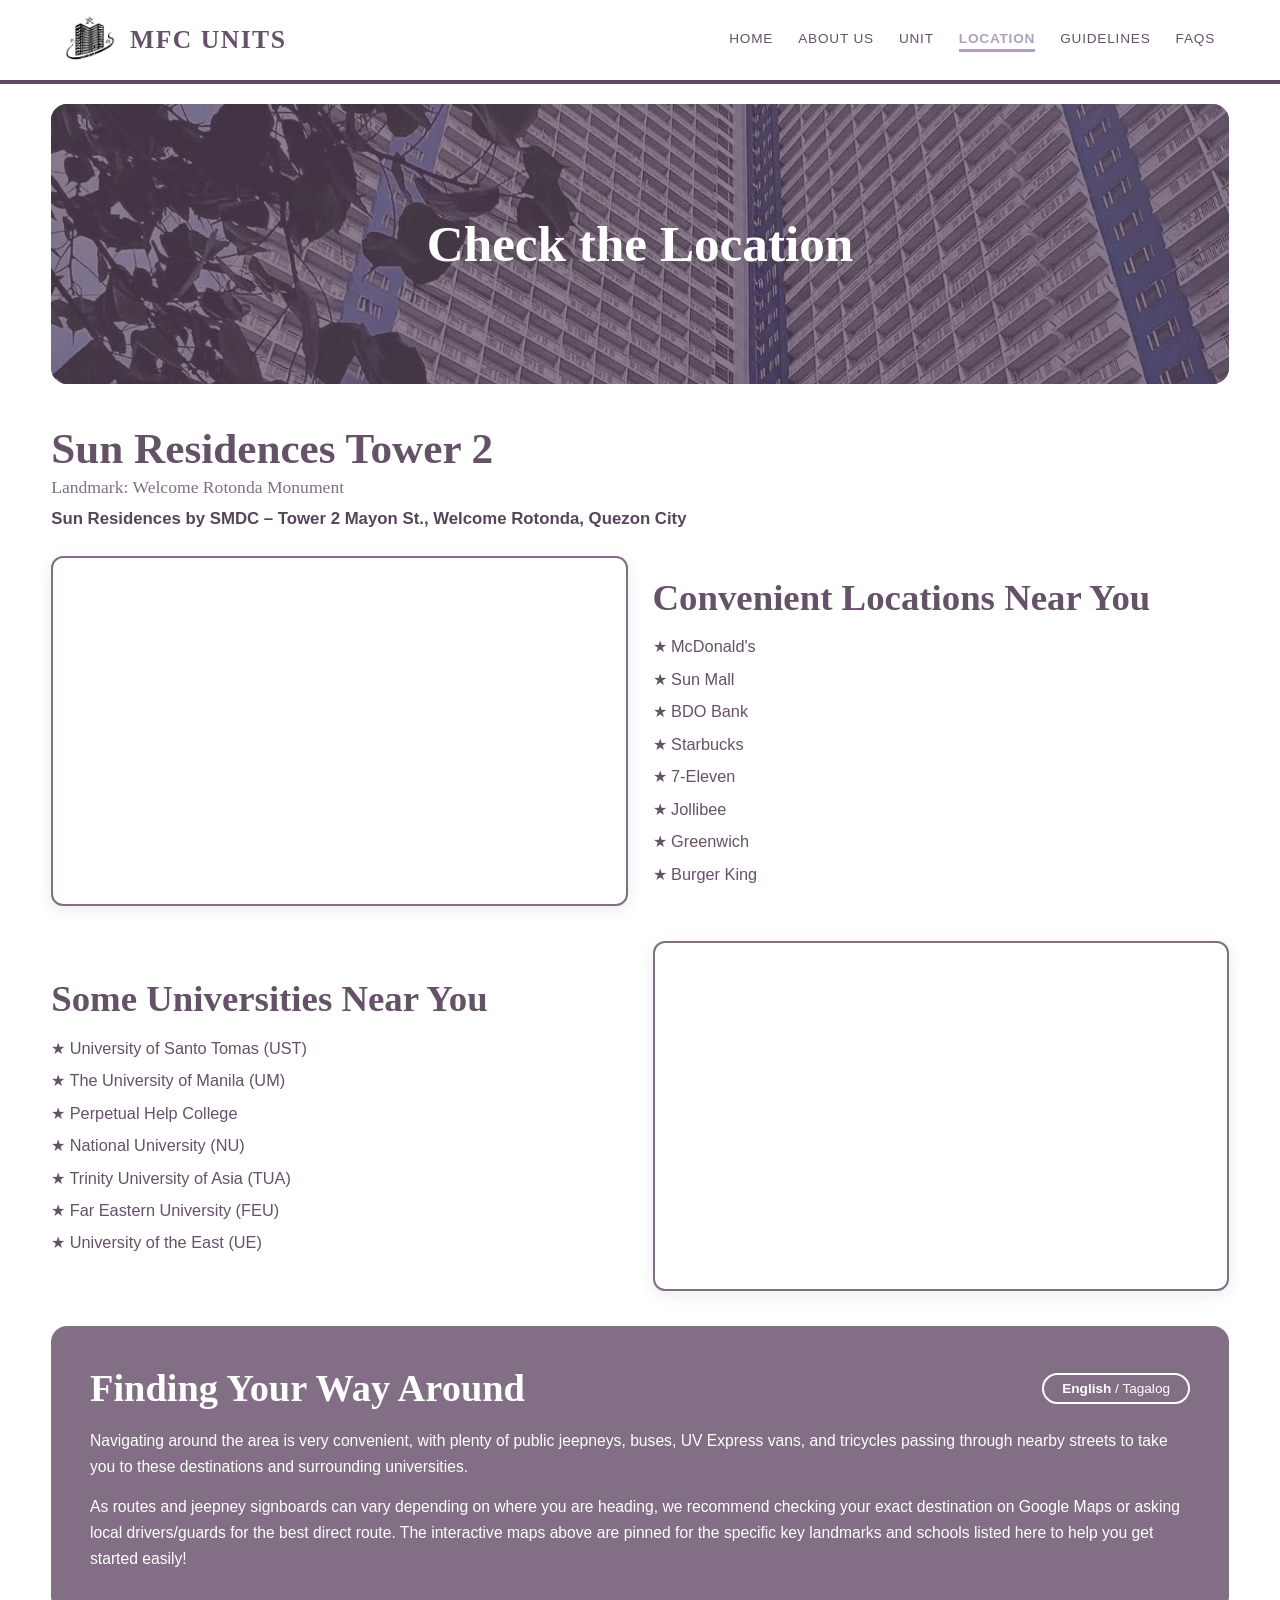
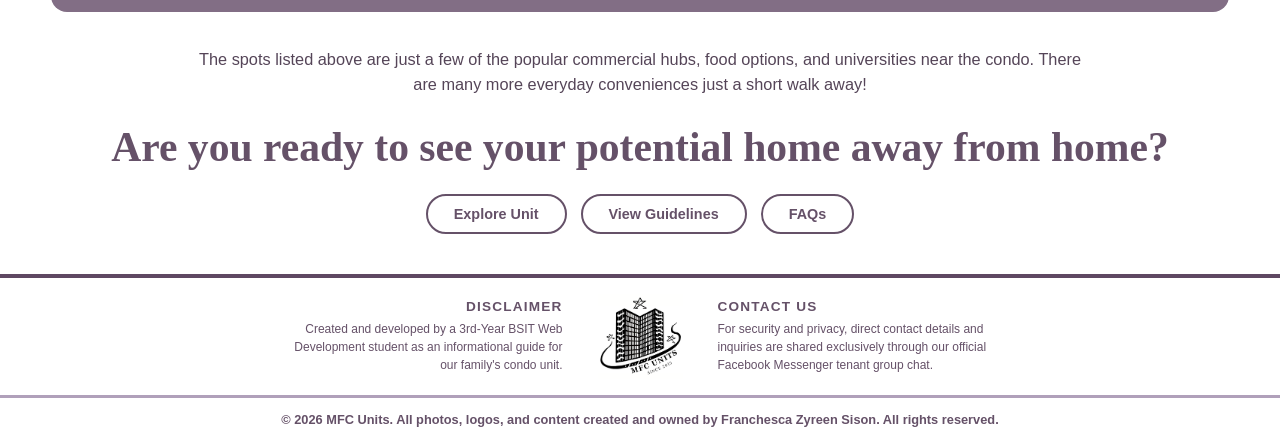
<file: location.html>
<!-- Franchesca Zyreen Sison (MFC Units - October 2026) -->

<!DOCTYPE html> <!-- tells the browser this file is HTML5 -->
<html lang="en"> <!-- start of the whole page, lang="en" means the page is in English -->
<head> <!-- the head is for the page settings, it is not shown on the screen -->
    <meta charset="UTF-8"> <!-- lets the page show all letters and symbols properly (like the ★) -->
    <meta name="viewport" content="width=device-width, initial-scale=1.0"> <!-- makes the page fit on phone screens -->
    <title>MFC Units - Location</title> <!-- the text you see on the browser tab -->

    <!-- shared css, used by every page (header and footer) -->
    <link rel="stylesheet" href="css/header-footer.css"> <!-- connects the header-footer css file -->

    <!-- css that is only for this location page -->
    <link rel="stylesheet" href="css/location.css"> <!-- connects the location css file -->
</head> <!-- end of the head -->
<body> <!-- everything inside the body is what you see on the screen -->

    <!-- header (the top part with logo and menu) -->
    <header class="site-header"> <!-- the top bar of the website -->
        <div class="header-container"> <!-- a box that holds the logo and the menu so I can arrange them -->
            <a href="index.html" class="brand-link"> <!-- clicking the logo and name goes back to the home page -->
                <img src="images/mfc-logo-header.png" alt="MFC Units Logo" class="header-logo"> <!-- the logo picture, alt is the text shown if the picture fails to load -->
                <span class="brand-title">MFC UNITS</span> <!-- the name beside the logo -->
            </a> <!-- end of the logo link -->

            <button class="hamburger" aria-label="Toggle navigation"> <!-- the 3-line menu button, only shows on phones -->
                <span></span> <!-- first line of the hamburger -->
                <span></span> <!-- second line of the hamburger -->
                <span></span> <!-- third line of the hamburger -->
            </button> <!-- end of the hamburger button -->

            <nav class="main-nav"> <!-- nav means navigation, this holds the menu links -->
                <ul class="nav-list"> <!-- a list of the menu links -->
                    <li><a href="index.html" class="nav-link" data-page="home">HOME</a></li> <!-- link to home page, data-page is used by the js to know which page it is -->
                    <li><a href="about.html" class="nav-link" data-page="about">ABOUT US</a></li> <!-- link to the about page -->
                    <li><a href="unit.html" class="nav-link" data-page="unit">UNIT</a></li> <!-- link to the unit page -->
                    <li><a href="location.html" class="nav-link" data-page="location">LOCATION</a></li> <!-- link to the location page -->
                    <li><a href="guidelines.html" class="nav-link" data-page="guidelines">GUIDELINES</a></li> <!-- link to the guidelines page -->
                    <li><a href="faqs.html" class="nav-link" data-page="faqs">FAQs</a></li> <!-- link to the FAQs page -->
                </ul> <!-- end of the menu list -->
            </nav> <!-- end of the nav -->
        </div> <!-- end of the header container -->
        <div class="header-divider"></div> <!-- the thin line under the header -->
    </header> <!-- end of the header -->

    <!-- main content (the middle part of the location page) -->
    <main> <!-- main holds the important content of the page, between header and footer -->

        <!-- hero section, the banner with the building picture and the title -->
        <section class="hero-section"> <!-- the banner, the building picture is its background (set in css) -->
            <div class="hero-content"> <!-- box that holds the title inside the banner -->
                <h1 class="hero-title">Check the Location</h1> <!-- the biggest title of the page -->
            </div> <!-- end of the hero content -->
        </section> <!-- end of the hero section -->

        <!-- location section, the address, the 2 maps and the 2 lists -->
        <section class="location-container"> <!-- the whole location part -->
            <div class="location-header-block"> <!-- box for the building name and address -->
                <h2 class="main-location-title">Sun Residences Tower 2</h2> <!-- name of the building -->
                <p class="location-landmark">Landmark: Welcome Rotonda Monument</p> <!-- a famous place nearby so people can find us easily -->
                <p class="full-address">Sun Residences by SMDC – Tower 2 Mayon St., Welcome Rotonda, Quezon City</p> <!-- the full address -->
            </div> <!-- end of the building name and address box -->

            <!-- row 1, the map on the left and the places near us on the right -->
            <div class="location-grid-row"> <!-- grid row that puts the map and the list side by side -->
                <div class="map-wrapper"> <!-- box around the map (border and rounded corners are here) -->
                    <iframe src="https://www.google.com/maps/embed?pb=!1m18!1m12!1m3!1d1930.3328192990896!2d121.00026362351498!3d14.618113496863963!2m3!1f0!2f0!3f0!3m2!1i1024!2i768!4f13.1!3m3!1m2!1s0x3397b7398b98ca3d%3A0x51af9318a85d5499!2sSun%20Residences%20Tower%202!5e0!3m2!1sen!2sph!4v1793193122911!5m2!1sen!2sph" width="100%" height="100%" style="border:0;" allowfullscreen="" loading="lazy" referrerpolicy="strict-origin-when-cross-origin" title="Sun Residences Tower 2 Location Map"></iframe> <!-- the google map of the condo, iframe shows another website inside my page. src = the map link, width/height 100% fills the box, style border:0 removes the border, allowfullscreen lets people open the map in full screen, loading="lazy" loads the map only when you scroll near it, referrerpolicy is for privacy, title is for screen readers -->
                </div> <!-- end of the map box -->
                <div class="info-content-col"> <!-- box for the title and the list -->
                    <h3 class="grid-section-title">Convenient Locations Near You</h3> <!-- title of the list -->
                    <ul class="star-list"> <!-- the list with the stars -->
                        <li>★ McDonald's</li> <!-- place near the condo -->
                        <li>★ Sun Mall</li> <!-- place near the condo -->
                        <li>★ BDO Bank</li> <!-- place near the condo -->
                        <li>★ Starbucks</li> <!-- place near the condo -->
                        <li>★ 7-Eleven</li> <!-- place near the condo -->
                        <li>★ Jollibee</li> <!-- place near the condo -->
                        <li>★ Greenwich</li> <!-- place near the condo -->
                        <li>★ Burger King</li> <!-- place near the condo -->
                    </ul> <!-- end of the list -->
                </div> <!-- end of the title and list box -->
            </div> <!-- end of row 1 -->

            <!-- row 2, the universities list on the left and the map on the right -->
            <div class="location-grid-row reverse-mobile"> <!-- grid row, reverse-mobile is a class that changes the layout on phones (set in css) -->
                <div class="info-content-col"> <!-- box for the title and the list -->
                    <h3 class="grid-section-title">Some Universities Near You</h3> <!-- title of the list -->
                    <ul class="star-list"> <!-- the list with the stars -->
                        <li>★ University of Santo Tomas (UST)</li> <!-- university near the condo -->
                        <li>★ The University of Manila (UM)</li> <!-- university near the condo -->
                        <li>★ Perpetual Help College</li> <!-- university near the condo -->
                        <li>★ National University (NU)</li> <!-- university near the condo -->
                        <li>★ Trinity University of Asia (TUA)</li> <!-- university near the condo -->
                        <li>★ Far Eastern University (FEU)</li> <!-- university near the condo -->
                        <li>★ University of the East (UE)</li> <!-- university near the condo -->
                    </ul> <!-- end of the list -->
                </div> <!-- end of the title and list box -->
                <div class="map-wrapper"> <!-- box around the second map -->
                    <iframe src="https://www.google.com/maps/embed?pb=!1m16!1m12!1m3!1d909.4031347983876!2d121.00054167565143!3d14.617983484305386!2m3!1f0!2f0!3f0!3m2!1i1024!2i768!4f13.1!2m1!1suniversities%20near%20sun%20residences%20tower%202!5e0!3m2!1sen!2sph!4v1793193221304!5m2!1sen!2sph" width="100%" height="100%" style="border:0;" allowfullscreen="" loading="lazy" referrerpolicy="strict-origin-when-cross-origin" title="Universities Near Sun Residences Map"></iframe> <!-- the google map of the universities, it works the same as the first map above -->
                </div> <!-- end of the map box -->
            </div> <!-- end of row 2 -->
        </section> <!-- end of the location section -->

        <!-- finding your way around section, the purple box with the language button -->
        <div class="disclaimer-wrapper"> <!-- outer box that controls the width of the purple box -->
            <section class="disclaimer-banner"> <!-- the purple box itself -->
                <div class="disclaimer-inner"> <!-- inner box to keep the text from stretching too wide -->
                    <div class="disclaimer-header-row"> <!-- row that holds the title and the language button -->
                        <h2 class="disclaimer-title">Finding Your Way Around</h2> <!-- title of the box -->
                        <button id="langToggleBtn" class="lang-toggle-btn"> <!-- button to switch English/Tagalog, the id is how script.js finds it -->
                            <strong>English</strong> / Tagalog <!-- English is bold because it is the language showing now -->
                        </button> <!-- end of the language button -->
                    </div> <!-- end of the header row -->
                    <div id="wayAroundContent" class="disclaimer-body"> <!-- the text, the id is used by script.js to change the text to Tagalog -->
                        <p>Navigating around the area is very convenient, with plenty of public jeepneys, buses, UV Express vans, and tricycles passing through nearby streets to take you to these destinations and surrounding universities.</p> <!-- first paragraph, says it is easy to commute -->
                        <p>As routes and jeepney signboards can vary depending on where you are heading, we recommend checking your exact destination on Google Maps or asking local drivers/guards for the best direct route. The interactive maps above are pinned for the specific key landmarks and schools listed here to help you get started easily!</p> <!-- second paragraph, tells people to double check their route -->
                    </div> <!-- end of the text -->
                </div> <!-- end of the inner box -->
            </section> <!-- end of the purple box -->
        </div> <!-- end of the outer box -->

        <!-- call to action section, the last part with the 3 buttons -->
        <section class="cta-section"> <!-- cta means call to action, it pushes the visitor to click something -->
            <p class="cta-note-text"> <!-- small note above the heading -->
                The spots listed above are just a few of the popular commercial hubs, food options, and universities near the condo. There are many more everyday conveniences just a short walk away! <!-- says there are more places nearby than the ones listed -->
            </p> <!-- end of the note -->
            <h2 class="cta-heading">Are you ready to see your potential home away from home?</h2> <!-- the big question -->
            <div class="cta-buttons"> <!-- box that holds the 3 buttons -->
                <a href="unit.html" class="cta-btn">Explore Unit</a> <!-- button to the unit page -->
                <a href="guidelines.html" class="cta-btn">View Guidelines</a> <!-- button to the guidelines page -->
                <a href="faqs.html" class="cta-btn">FAQs</a> <!-- button to the FAQs page -->
            </div> <!-- end of the buttons box -->
        </section> <!-- end of the call to action section -->
    </main> <!-- end of the main content -->

    <!-- footer (the bottom part of every page) -->
    <footer class="site-footer"> <!-- the bottom area of the website -->
        <div class="footer-top-divider"></div> <!-- the line on top of the footer -->
        <div class="footer-container"> <!-- box that holds the 3 columns of the footer -->
            <div class="footer-column left"> <!-- left column -->
                <h3 class="footer-heading">DISCLAIMER</h3> <!-- left column title -->
                <p class="footer-text"> <!-- left column text -->
                    Created and developed by a 3rd-Year BSIT Web Development student as an informational guide for our family's condo unit. <!-- says who made the website -->
                </p> <!-- end of left text -->
            </div> <!-- end of left column -->

            <div class="footer-logo-col"> <!-- middle column for the logo -->
                <img src="images/mfc-logo-footer.png" alt="MFC Units Footer Logo" class="footer-logo"> <!-- the logo picture in the footer -->
            </div> <!-- end of middle column -->

            <div class="footer-column right"> <!-- right column -->
                <h3 class="footer-heading">CONTACT US</h3> <!-- right column title -->
                <p class="footer-text"> <!-- right column text -->
                    For security and privacy, direct contact details and inquiries are shared exclusively through our official Facebook Messenger tenant group chat. <!-- explains where to contact us -->
                </p> <!-- end of right text -->
            </div> <!-- end of right column -->
        </div> <!-- end of the footer columns box -->

        <div class="footer-mid-divider"></div> <!-- the line between the columns and the copyright -->

        <div class="footer-copyright"> <!-- box for the copyright text -->
            <p class="copyright-text"> <!-- the copyright text -->
                &copy; 2026 MFC Units. All photos, logos, and content created and owned by Franchesca Zyreen Sison. All rights reserved. <!-- &copy; shows the © symbol -->
            </p> <!-- end of the copyright text -->
        </div> <!-- end of the copyright box -->
    </footer> <!-- end of the footer -->

    <!-- javascript file, placed at the bottom so the page loads first before the js runs -->
    <script src="script.js"></script> <!-- connects script.js (hamburger menu, language button, etc.) -->
</body> <!-- end of the body -->
</html> <!-- end of the whole page -->
</file>
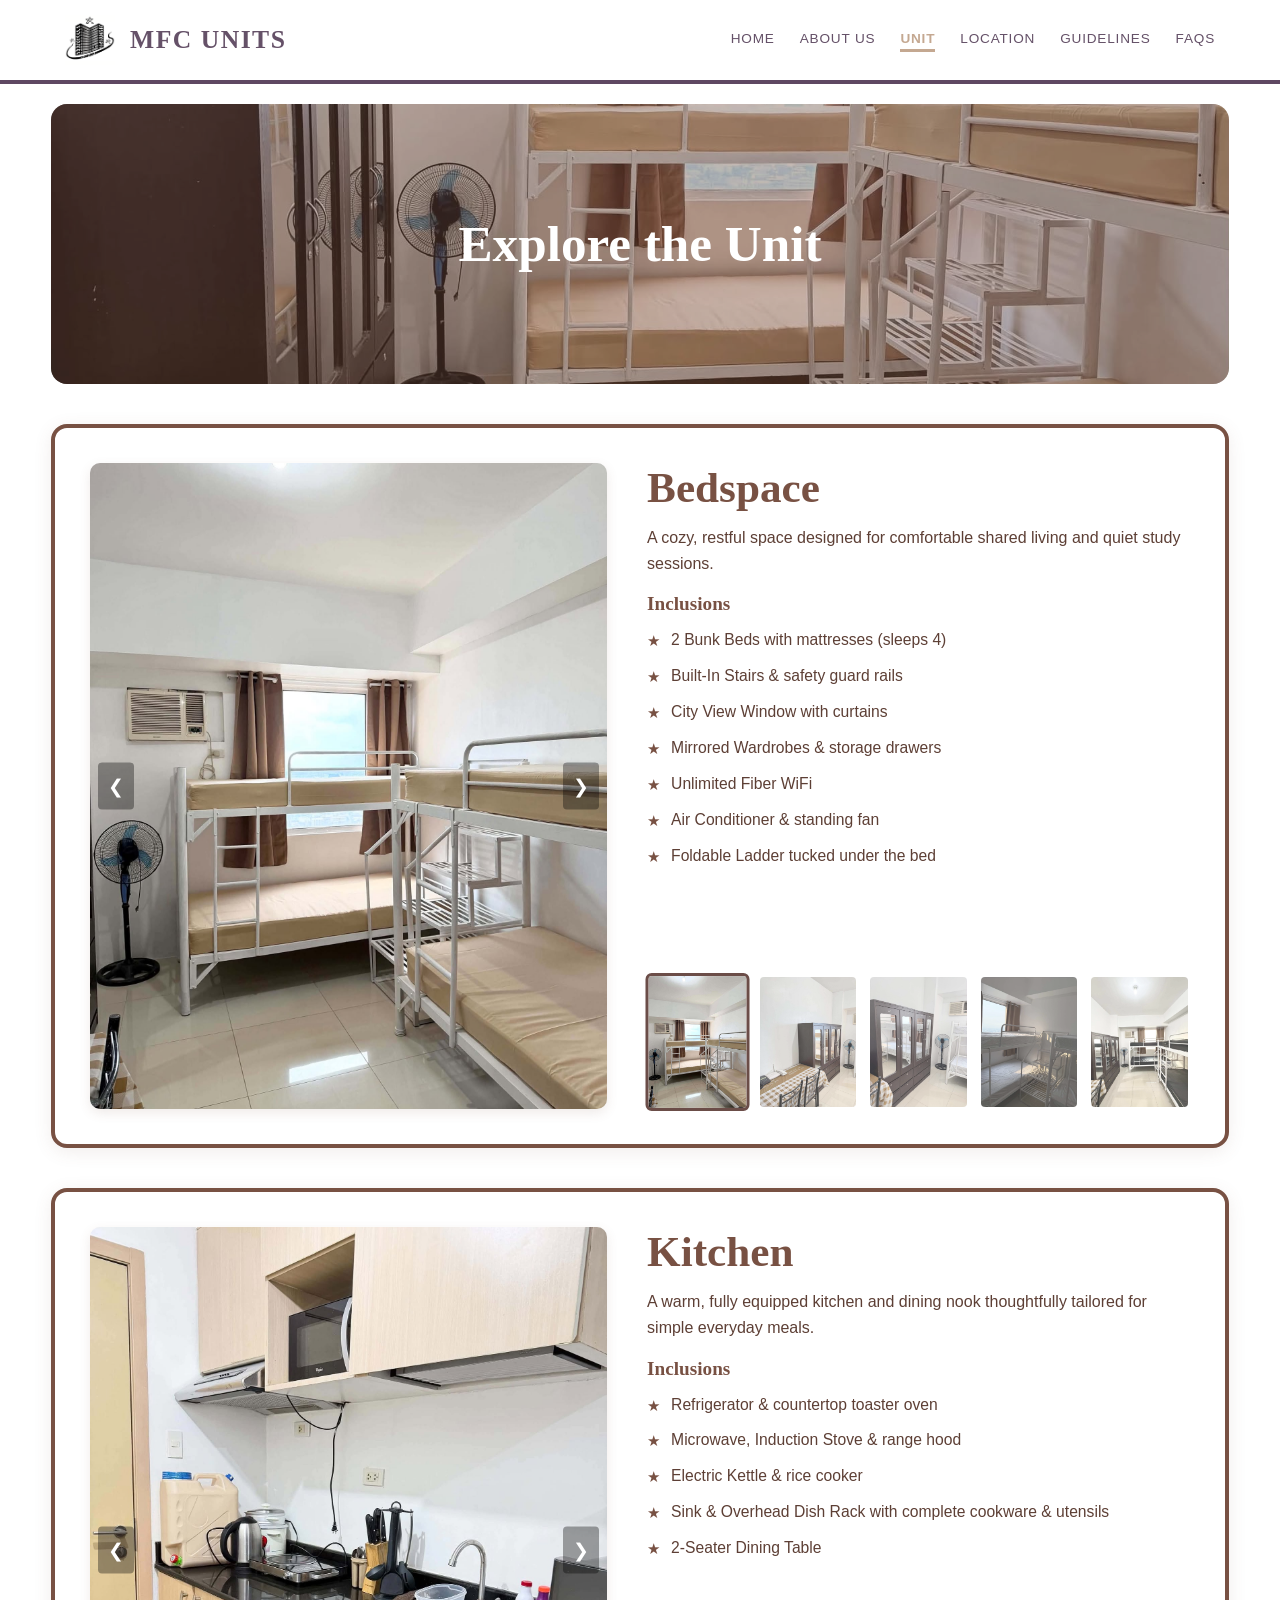
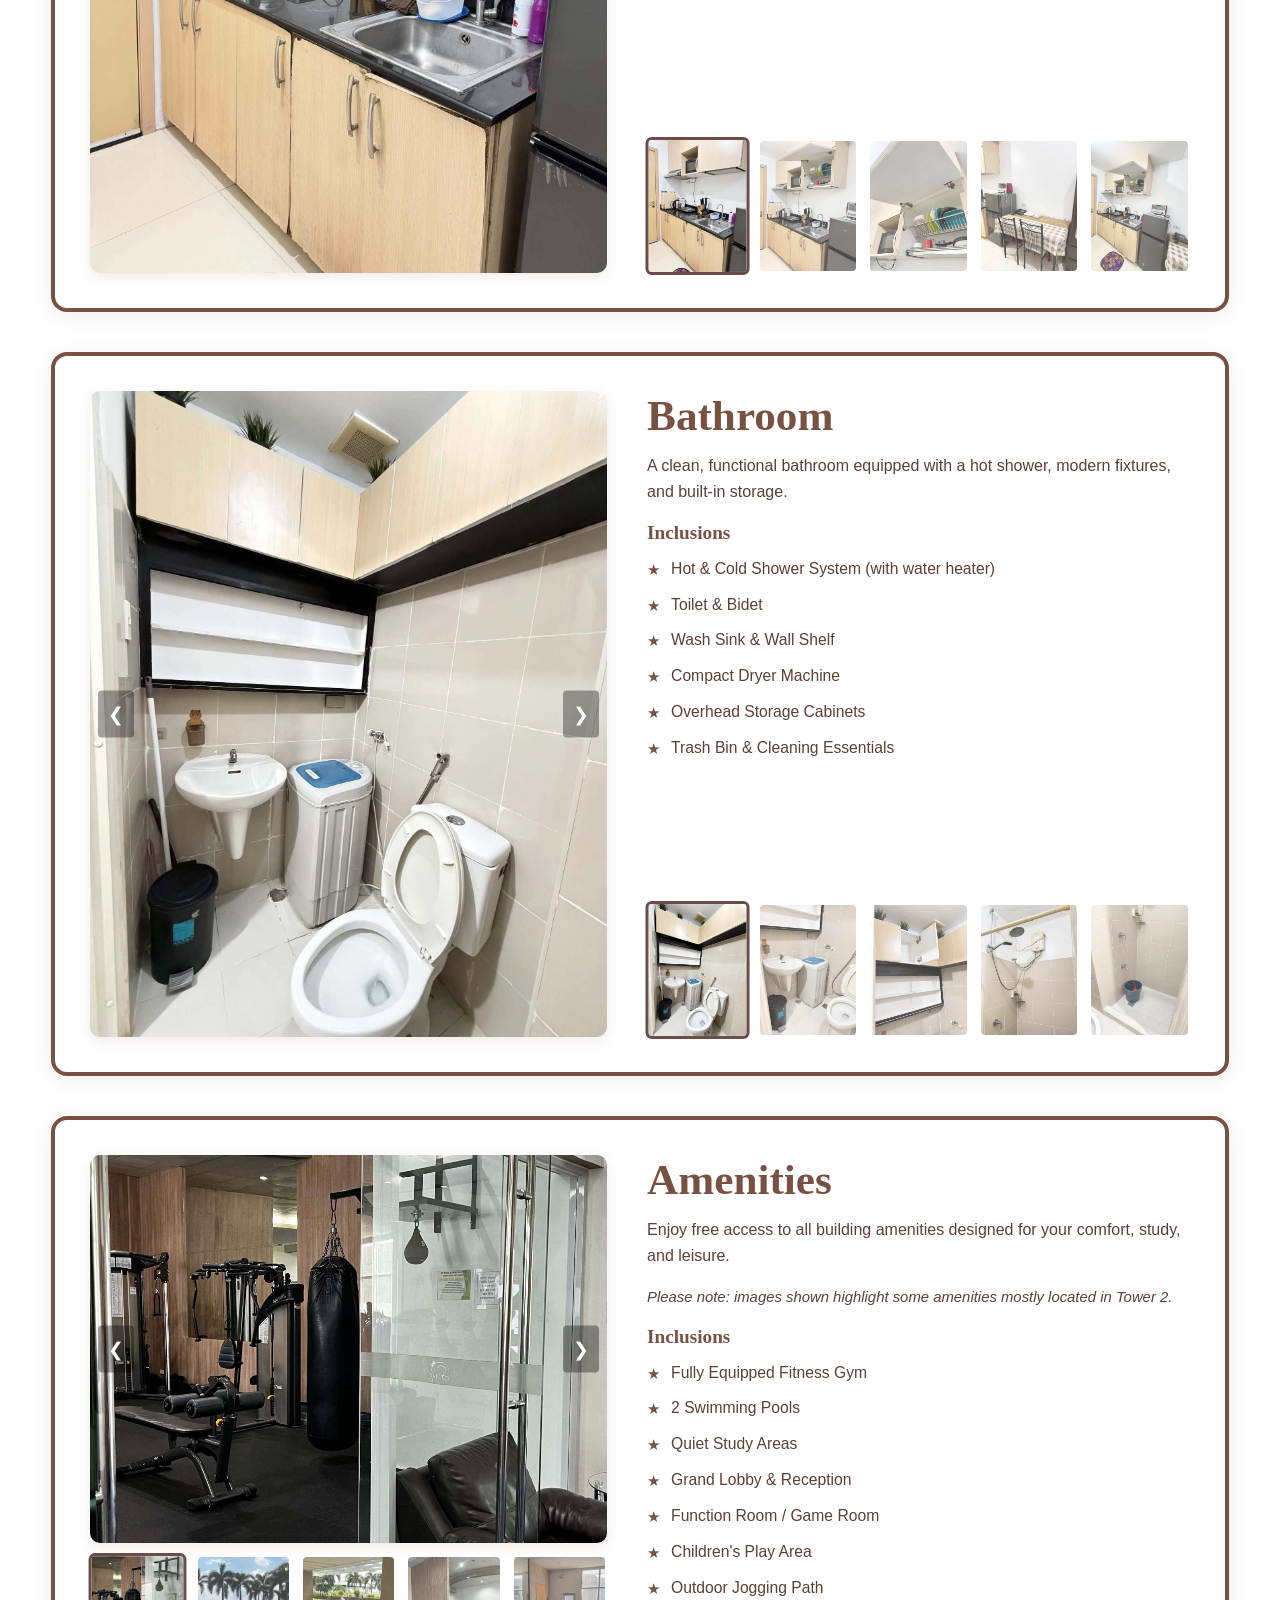
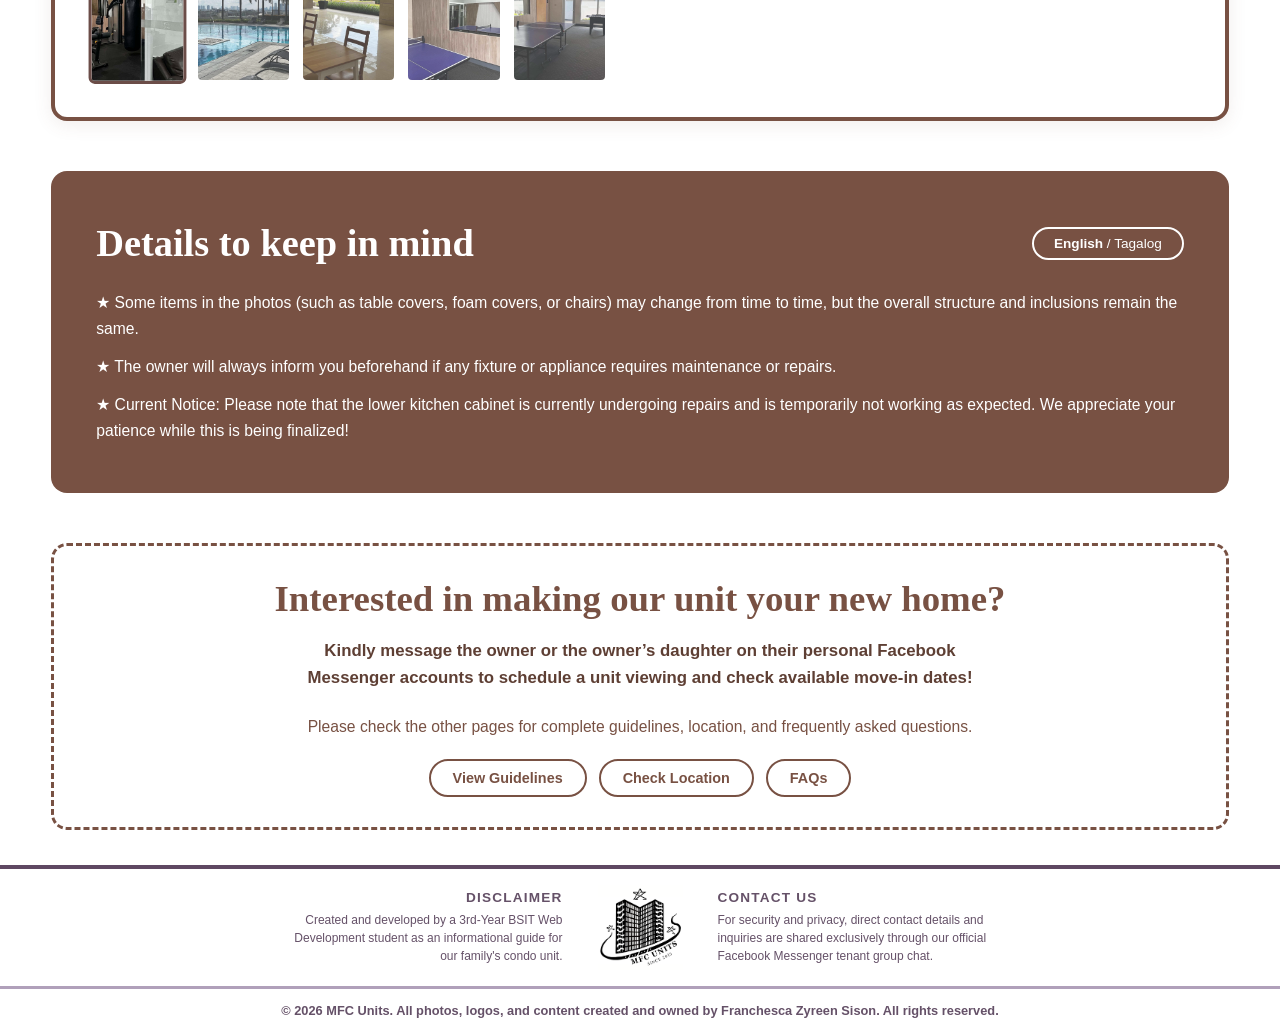
<file: unit.html>
<!-- Franchesca Zyreen Sison (MFC Units - October 2026) -->

<!DOCTYPE html> <!-- tells the browser this file is HTML5 -->
<html lang="en"> <!-- start of the whole page, lang="en" means the page is in English -->
<head> <!-- the head is for the page settings, it is not shown on the screen -->
    <meta charset="UTF-8"> <!-- lets the page show all letters and symbols properly (like ❮ and ❯) -->
    <meta name="viewport" content="width=device-width, initial-scale=1.0"> <!-- makes the page fit on phone screens -->
    <title>MFC Units - Unit</title> <!-- the text you see on the browser tab -->

    <!-- shared css, used by every page (header and footer) -->
    <link rel="stylesheet" href="css/header-footer.css"> <!-- connects the header-footer css file -->

    <!-- css that is only for this unit page -->
    <link rel="stylesheet" href="css/unit.css"> <!-- connects the unit css file -->
</head> <!-- end of the head -->
<body> <!-- everything inside the body is what you see on the screen -->

    <!-- header (the top part with logo and menu) -->
    <header class="site-header"> <!-- the top bar of the website -->
        <div class="header-container"> <!-- a box that holds the logo and the menu so I can arrange them -->
            <a href="index.html" class="brand-link"> <!-- clicking the logo and name goes back to the home page -->
                <img src="images/mfc-logo-header.png" alt="MFC Units Logo" class="header-logo"> <!-- the logo picture, alt is the text shown if the picture fails to load -->
                <span class="brand-title">MFC UNITS</span> <!-- the name beside the logo -->
            </a> <!-- end of the logo link -->

            <button class="hamburger" aria-label="Toggle navigation"> <!-- the 3-line menu button, only shows on phones -->
                <span></span> <!-- first line of the hamburger -->
                <span></span> <!-- second line of the hamburger -->
                <span></span> <!-- third line of the hamburger -->
            </button> <!-- end of the hamburger button -->

            <nav class="main-nav"> <!-- nav means navigation, this holds the menu links -->
                <ul class="nav-list"> <!-- a list of the menu links -->
                    <li><a href="index.html" class="nav-link" data-page="home">HOME</a></li> <!-- link to home page, data-page is used by the js to know which page it is -->
                    <li><a href="about.html" class="nav-link" data-page="about">ABOUT US</a></li> <!-- link to the about page -->
                    <li><a href="unit.html" class="nav-link" data-page="unit">UNIT</a></li> <!-- link to the unit page -->
                    <li><a href="location.html" class="nav-link" data-page="location">LOCATION</a></li> <!-- link to the location page -->
                    <li><a href="guidelines.html" class="nav-link" data-page="guidelines">GUIDELINES</a></li> <!-- link to the guidelines page -->
                    <li><a href="faqs.html" class="nav-link" data-page="faqs">FAQs</a></li> <!-- link to the FAQs page -->
                </ul> <!-- end of the menu list -->
            </nav> <!-- end of the nav -->
        </div> <!-- end of the header container -->
        <div class="header-divider"></div> <!-- the thin line under the header -->
    </header> <!-- end of the header -->

    <!-- main content (the middle part of the unit page) -->
    <main> <!-- main holds the important content of the page, between header and footer -->

        <!-- hero section, the banner with the unit picture and the title -->
        <section class="hero-section"> <!-- the banner, the unit picture is its background (set in css) -->
            <div class="hero-content"> <!-- box that holds the title inside the banner -->
                <h1 class="hero-title">Explore the Unit</h1> <!-- the biggest title of the page -->
            </div> <!-- end of the hero content -->
        </section> <!-- end of the hero section -->

        <!-- the 4 cards (bedspace, kitchen, bathroom, amenities) -->
        <div class="unit-container"> <!-- big box that holds all 4 cards, stacked top to bottom -->

            <!-- card 1, the bedspace -->
            <section class="unit-card" id="bedspace"> <!-- the bedspace card, the id lets other links jump straight to this card -->
                <div class="unit-card-grid"> <!-- grid that puts the gallery on the left and the info on the right -->
                    <div class="gallery-wrapper portrait-gallery"> <!-- the photo gallery, portrait-gallery means the pictures are tall -->
                        <div class="main-image-container"> <!-- box for the big picture and the arrows -->
                            <button class="gallery-arrow prev-arrow" aria-label="Previous photo">❮</button> <!-- left arrow, shows the previous picture (script.js does the work) -->
                            <img src="images/unit-bedroom-1.jpg" alt="Bedspace Main View" class="main-gallery-img"> <!-- the big picture, js changes this when you click a thumbnail -->
                            <button class="gallery-arrow next-arrow" aria-label="Next photo">❯</button> <!-- right arrow, shows the next picture -->
                        </div> <!-- end of the big picture box -->
                        <div class="thumbnails-container mobile-thumbs"> <!-- small pictures shown under the big picture, mobile-thumbs means this copy only shows on phones -->
                            <img src="images/unit-bedroom-1.jpg" alt="Bedspace Thumbnail 1" class="thumb-img active"> <!-- thumbnail 1, active means this is the one selected now -->
                            <img src="images/unit-bedroom-2.jpg" alt="Bedspace Thumbnail 2" class="thumb-img"> <!-- thumbnail 2 -->
                            <img src="images/unit-bedroom-3.jpg" alt="Bedspace Thumbnail 3" class="thumb-img"> <!-- thumbnail 3 -->
                            <img src="images/unit-bedroom-4.jpg" alt="Bedspace Thumbnail 4" class="thumb-img"> <!-- thumbnail 4 -->
                            <img src="images/unit-bedroom-5.jpg" alt="Bedspace Thumbnail 5" class="thumb-img"> <!-- thumbnail 5 -->
                        </div> <!-- end of the phone thumbnails -->
                    </div> <!-- end of the gallery -->
                    <div class="unit-card-info"> <!-- the right side with the words -->
                        <div class="info-top-content"> <!-- box for the title, description and list -->
                            <h2 class="unit-card-title">Bedspace</h2> <!-- card title -->
                            <p class="unit-card-description"> <!-- short description -->
                                A cozy, restful space designed for comfortable shared living and quiet study sessions. <!-- what the bedspace is like -->
                            </p> <!-- end of the description -->
                            <h3 class="inclusions-title">Inclusions</h3> <!-- small title for the list below -->
                            <ul class="star-list"> <!-- list of what is included (the ★ is added by css) -->
                                <li>2 Bunk Beds with mattresses (sleeps 4)</li> <!-- inclusion -->
                                <li>Built-In Stairs & safety guard rails</li> <!-- inclusion -->
                                <li>City View Window with curtains</li> <!-- inclusion -->
                                <li>Mirrored Wardrobes & storage drawers</li> <!-- inclusion -->
                                <li>Unlimited Fiber WiFi</li> <!-- inclusion -->
                                <li>Air Conditioner & standing fan</li> <!-- inclusion -->
                                <li>Foldable Ladder tucked under the bed</li> <!-- inclusion -->
                            </ul> <!-- end of the list -->
                        </div> <!-- end of the title, description and list box -->
                        <div class="thumbnails-container desktop-thumbs"> <!-- same small pictures again but this copy is for computers, desktop-thumbs hides on phones -->
                            <img src="images/unit-bedroom-1.jpg" alt="Bedspace Thumbnail 1" class="thumb-img active"> <!-- thumbnail 1, selected -->
                            <img src="images/unit-bedroom-2.jpg" alt="Bedspace Thumbnail 2" class="thumb-img"> <!-- thumbnail 2 -->
                            <img src="images/unit-bedroom-3.jpg" alt="Bedspace Thumbnail 3" class="thumb-img"> <!-- thumbnail 3 -->
                            <img src="images/unit-bedroom-4.jpg" alt="Bedspace Thumbnail 4" class="thumb-img"> <!-- thumbnail 4 -->
                            <img src="images/unit-bedroom-5.jpg" alt="Bedspace Thumbnail 5" class="thumb-img"> <!-- thumbnail 5 -->
                        </div> <!-- end of the computer thumbnails -->
                    </div> <!-- end of the right side -->
                </div> <!-- end of the card grid -->
            </section> <!-- end of the bedspace card -->

            <!-- card 2, the kitchen -->
            <section class="unit-card" id="kitchen"> <!-- the kitchen card -->
                <div class="unit-card-grid"> <!-- grid that puts the gallery on the left and the info on the right -->
                    <div class="gallery-wrapper portrait-gallery"> <!-- the photo gallery with tall pictures -->
                        <div class="main-image-container"> <!-- box for the big picture and the arrows -->
                            <button class="gallery-arrow prev-arrow" aria-label="Previous photo">❮</button> <!-- left arrow -->
                            <img src="images/unit-kitchen-1.jpg" alt="Kitchen Main View" class="main-gallery-img"> <!-- the big picture -->
                            <button class="gallery-arrow next-arrow" aria-label="Next photo">❯</button> <!-- right arrow -->
                        </div> <!-- end of the big picture box -->
                        <div class="thumbnails-container mobile-thumbs"> <!-- small pictures for phones -->
                            <img src="images/unit-kitchen-1.jpg" alt="Kitchen Thumbnail 1" class="thumb-img active"> <!-- thumbnail 1, selected -->
                            <img src="images/unit-kitchen-2.jpg" alt="Kitchen Thumbnail 2" class="thumb-img"> <!-- thumbnail 2 -->
                            <img src="images/unit-kitchen-3.jpg" alt="Kitchen Thumbnail 3" class="thumb-img"> <!-- thumbnail 3 -->
                            <img src="images/unit-kitchen-4.jpg" alt="Kitchen Thumbnail 4" class="thumb-img"> <!-- thumbnail 4 -->
                            <img src="images/unit-kitchen-5.jpg" alt="Kitchen Thumbnail 5" class="thumb-img"> <!-- thumbnail 5 -->
                        </div> <!-- end of the phone thumbnails -->
                    </div> <!-- end of the gallery -->
                    <div class="unit-card-info"> <!-- the right side with the words -->
                        <div class="info-top-content"> <!-- box for the title, description and list -->
                            <h2 class="unit-card-title">Kitchen</h2> <!-- card title -->
                            <p class="unit-card-description"> <!-- short description -->
                                A warm, fully equipped kitchen and dining nook thoughtfully tailored for simple everyday meals. <!-- what the kitchen is like -->
                            </p> <!-- end of the description -->
                            <h3 class="inclusions-title">Inclusions</h3> <!-- small title for the list below -->
                            <ul class="star-list"> <!-- list of what is included -->
                                <li>Refrigerator & countertop toaster oven</li> <!-- inclusion -->
                                <li>Microwave, Induction Stove & range hood</li> <!-- inclusion -->
                                <li>Electric Kettle & rice cooker</li> <!-- inclusion -->
                                <li>Sink & Overhead Dish Rack with complete cookware & utensils</li> <!-- inclusion -->
                                <li>2-Seater Dining Table</li> <!-- inclusion -->
                            </ul> <!-- end of the list -->
                        </div> <!-- end of the title, description and list box -->
                        <div class="thumbnails-container desktop-thumbs"> <!-- small pictures for computers -->
                            <img src="images/unit-kitchen-1.jpg" alt="Kitchen Thumbnail 1" class="thumb-img active"> <!-- thumbnail 1, selected -->
                            <img src="images/unit-kitchen-2.jpg" alt="Kitchen Thumbnail 2" class="thumb-img"> <!-- thumbnail 2 -->
                            <img src="images/unit-kitchen-3.jpg" alt="Kitchen Thumbnail 3" class="thumb-img"> <!-- thumbnail 3 -->
                            <img src="images/unit-kitchen-4.jpg" alt="Kitchen Thumbnail 4" class="thumb-img"> <!-- thumbnail 4 -->
                            <img src="images/unit-kitchen-5.jpg" alt="Kitchen Thumbnail 5" class="thumb-img"> <!-- thumbnail 5 -->
                        </div> <!-- end of the computer thumbnails -->
                    </div> <!-- end of the right side -->
                </div> <!-- end of the card grid -->
            </section> <!-- end of the kitchen card -->

            <!-- card 3, the bathroom -->
            <section class="unit-card" id="bathroom"> <!-- the bathroom card -->
                <div class="unit-card-grid"> <!-- grid that puts the gallery on the left and the info on the right -->
                    <div class="gallery-wrapper portrait-gallery"> <!-- the photo gallery with tall pictures -->
                        <div class="main-image-container"> <!-- box for the big picture and the arrows -->
                            <button class="gallery-arrow prev-arrow" aria-label="Previous photo">❮</button> <!-- left arrow -->
                            <img src="images/unit-bathroom-1.jpg" alt="Bathroom Main View" class="main-gallery-img"> <!-- the big picture -->
                            <button class="gallery-arrow next-arrow" aria-label="Next photo">❯</button> <!-- right arrow -->
                        </div> <!-- end of the big picture box -->
                        <div class="thumbnails-container mobile-thumbs"> <!-- small pictures for phones -->
                            <img src="images/unit-bathroom-1.jpg" alt="Bathroom Thumbnail 1" class="thumb-img active"> <!-- thumbnail 1, selected -->
                            <img src="images/unit-bathroom-2.jpg" alt="Bathroom Thumbnail 2" class="thumb-img"> <!-- thumbnail 2 -->
                            <img src="images/unit-bathroom-3.jpg" alt="Bathroom Thumbnail 3" class="thumb-img"> <!-- thumbnail 3 -->
                            <img src="images/unit-bathroom-4.jpg" alt="Bathroom Thumbnail 4" class="thumb-img"> <!-- thumbnail 4 -->
                            <img src="images/unit-bathroom-5.jpg" alt="Bathroom Thumbnail 5" class="thumb-img"> <!-- thumbnail 5 -->
                        </div> <!-- end of the phone thumbnails -->
                    </div> <!-- end of the gallery -->
                    <div class="unit-card-info"> <!-- the right side with the words -->
                        <div class="info-top-content"> <!-- box for the title, description and list -->
                            <h2 class="unit-card-title">Bathroom</h2> <!-- card title -->
                            <p class="unit-card-description"> <!-- short description -->
                                A clean, functional bathroom equipped with a hot shower, modern fixtures, and built-in storage. <!-- what the bathroom is like -->
                            </p> <!-- end of the description -->
                            <h3 class="inclusions-title">Inclusions</h3> <!-- small title for the list below -->
                            <ul class="star-list"> <!-- list of what is included -->
                                <li>Hot & Cold Shower System (with water heater)</li> <!-- inclusion -->
                                <li>Toilet & Bidet</li> <!-- inclusion -->
                                <li>Wash Sink & Wall Shelf</li> <!-- inclusion -->
                                <li>Compact Dryer Machine</li> <!-- inclusion -->
                                <li>Overhead Storage Cabinets</li> <!-- inclusion -->
                                <li>Trash Bin & Cleaning Essentials</li> <!-- inclusion -->
                            </ul> <!-- end of the list -->
                        </div> <!-- end of the title, description and list box -->
                        <div class="thumbnails-container desktop-thumbs"> <!-- small pictures for computers -->
                            <img src="images/unit-bathroom-1.jpg" alt="Bathroom Thumbnail 1" class="thumb-img active"> <!-- thumbnail 1, selected -->
                            <img src="images/unit-bathroom-2.jpg" alt="Bathroom Thumbnail 2" class="thumb-img"> <!-- thumbnail 2 -->
                            <img src="images/unit-bathroom-3.jpg" alt="Bathroom Thumbnail 3" class="thumb-img"> <!-- thumbnail 3 -->
                            <img src="images/unit-bathroom-4.jpg" alt="Bathroom Thumbnail 4" class="thumb-img"> <!-- thumbnail 4 -->
                            <img src="images/unit-bathroom-5.jpg" alt="Bathroom Thumbnail 5" class="thumb-img"> <!-- thumbnail 5 -->
                        </div> <!-- end of the computer thumbnails -->
                    </div> <!-- end of the right side -->
                </div> <!-- end of the card grid -->
            </section> <!-- end of the bathroom card -->

            <!-- card 4, the amenities (this one is different, the pictures are wide and there is only one thumbnail row) -->
            <section class="unit-card" id="amenities"> <!-- the amenities card -->
                <div class="unit-card-grid"> <!-- grid that puts the gallery on the left and the info on the right -->
                    <div class="gallery-wrapper landscape-gallery"> <!-- the photo gallery, landscape-gallery means the pictures are wide -->
                        <div class="main-image-container"> <!-- box for the big picture and the arrows -->
                            <button class="gallery-arrow prev-arrow" aria-label="Previous photo">❮</button> <!-- left arrow -->
                            <img src="images/amenities-1.jpg" alt="Amenities Main View" class="main-gallery-img"> <!-- the big picture -->
                            <button class="gallery-arrow next-arrow" aria-label="Next photo">❯</button> <!-- right arrow -->
                        </div> <!-- end of the big picture box -->
                        <div class="thumbnails-container"> <!-- small pictures, only one copy here so it shows on both computer and phone -->
                            <img src="images/amenities-1.jpg" alt="Amenities Thumbnail 1" class="thumb-img active"> <!-- thumbnail 1, selected -->
                            <img src="images/amenities-2.jpg" alt="Amenities Thumbnail 2" class="thumb-img"> <!-- thumbnail 2 -->
                            <img src="images/amenities-3.jpg" alt="Amenities Thumbnail 3" class="thumb-img"> <!-- thumbnail 3 -->
                            <img src="images/amenities-4.jpg" alt="Amenities Thumbnail 4" class="thumb-img"> <!-- thumbnail 4 -->
                            <img src="images/amenities-5.jpg" alt="Amenities Thumbnail 5" class="thumb-img"> <!-- thumbnail 5 -->
                        </div> <!-- end of the thumbnails -->
                    </div> <!-- end of the gallery -->
                    <div class="unit-card-info"> <!-- the right side with the words -->
                        <div class="info-top-content"> <!-- box for the title, description, note and list -->
                            <h2 class="unit-card-title">Amenities</h2> <!-- card title -->
                            <p class="unit-card-description"> <!-- short description -->
                                Enjoy free access to all building amenities designed for your comfort, study, and leisure. <!-- says the amenities are free to use -->
                            </p> <!-- end of the description -->
                            <p class="unit-card-note"> <!-- small italic note -->
                                Please note: images shown highlight some amenities mostly located in Tower 2. <!-- tells that the pictures are mostly from Tower 2 -->
                            </p> <!-- end of the note -->
                            <h3 class="inclusions-title">Inclusions</h3> <!-- small title for the list below -->
                            <ul class="star-list"> <!-- list of the amenities -->
                                <li>Fully Equipped Fitness Gym</li> <!-- amenity -->
                                <li>2 Swimming Pools</li> <!-- amenity -->
                                <li>Quiet Study Areas</li> <!-- amenity -->
                                <li>Grand Lobby & Reception</li> <!-- amenity -->
                                <li>Function Room / Game Room</li> <!-- amenity -->
                                <li>Children's Play Area</li> <!-- amenity -->
                                <li>Outdoor Jogging Path</li> <!-- amenity -->
                            </ul> <!-- end of the list -->
                        </div> <!-- end of the title, description, note and list box -->
                    </div> <!-- end of the right side -->
                </div> <!-- end of the card grid -->
            </section> <!-- end of the amenities card -->

        </div> <!-- end of the box that holds the 4 cards -->

        <!-- details to keep in mind section, the brown box with the language button -->
        <div class="disclaimer-wrapper"> <!-- outer box that controls the width of the brown box -->
            <section class="disclaimer-banner"> <!-- the brown box itself -->
                <div class="disclaimer-inner"> <!-- inner box to keep the text from stretching too wide -->
                    <div class="disclaimer-header-row"> <!-- row that holds the title and the language button -->
                        <h2 class="disclaimer-title">Details to keep in mind</h2> <!-- title of the box -->
                        <button id="langToggleBtn" class="lang-toggle-btn"> <!-- button to switch English/Tagalog, the id is how script.js finds it -->
                            <strong>English</strong> / Tagalog <!-- English is bold because it is the language showing now -->
                        </button> <!-- end of the language button -->
                    </div> <!-- end of the header row -->
                    <div id="unitDetailsContent" class="disclaimer-body"> <!-- the text, the id is used by script.js to change the text to Tagalog -->
                        <ul class="star-list light-star-list"> <!-- list of details, light-star-list makes the text white so it shows on the brown -->
                            <li>★ Some items in the photos (such as table covers, foam covers, or chairs) may change from time to time, but the overall structure and inclusions remain the same.</li> <!-- detail 1, the ★ is typed here because this list is not inside a card -->
                            <li>★ The owner will always inform you beforehand if any fixture or appliance requires maintenance or repairs.</li> <!-- detail 2 -->
                            <li>★ Current Notice: Please note that the lower kitchen cabinet is currently undergoing repairs and is temporarily not working as expected. We appreciate your patience while this is being finalized!</li> <!-- detail 3, a notice about the kitchen cabinet (remove or update when it is fixed) -->
                        </ul> <!-- end of the list -->
                    </div> <!-- end of the text -->
                </div> <!-- end of the inner box -->
            </section> <!-- end of the brown box -->
        </div> <!-- end of the outer box -->

        <!-- call to action section, the last box with the dashed border -->
        <div class="cta-wrapper"> <!-- outer box that controls the width of the last box -->
            <section class="cta-banner"> <!-- the box with the dashed border -->
                <div class="cta-inner"> <!-- inner box to keep the text from stretching too wide -->
                    <h2 class="cta-title">Interested in making our unit your new home?</h2> <!-- the big question -->
                    <p class="cta-text cta-highlight">Kindly message the owner or the owner’s daughter on their personal Facebook Messenger accounts to schedule a unit viewing and check available move-in dates!</p> <!-- the bold message, cta-highlight makes it stand out -->
                    <p class="cta-text">Please check the other pages for complete guidelines, location, and frequently asked questions.</p> <!-- normal message telling them to check the other pages -->
                    <div class="cta-buttons"> <!-- box that holds the 3 buttons -->
                        <a href="guidelines.html" class="cta-btn">View Guidelines</a> <!-- button to the guidelines page -->
                        <a href="location.html" class="cta-btn">Check Location</a> <!-- button to the location page -->
                        <a href="faqs.html" class="cta-btn">FAQs</a> <!-- button to the FAQs page -->
                    </div> <!-- end of the buttons box -->
                </div> <!-- end of the inner box -->
            </section> <!-- end of the dashed box -->
        </div> <!-- end of the outer box -->
    </main> <!-- end of the main content -->

    <!-- footer (the bottom part of every page) -->
    <footer class="site-footer"> <!-- the bottom area of the website -->
        <div class="footer-top-divider"></div> <!-- the line on top of the footer -->
        <div class="footer-container"> <!-- box that holds the 3 columns of the footer -->
            <div class="footer-column left"> <!-- left column -->
                <h3 class="footer-heading">DISCLAIMER</h3> <!-- left column title -->
                <p class="footer-text"> <!-- left column text -->
                    Created and developed by a 3rd-Year BSIT Web Development student as an informational guide for our family's condo unit. <!-- says who made the website -->
                </p> <!-- end of left text -->
            </div> <!-- end of left column -->

            <div class="footer-logo-col"> <!-- middle column for the logo -->
                <img src="images/mfc-logo-footer.png" alt="MFC Units Footer Logo" class="footer-logo"> <!-- the logo picture in the footer -->
            </div> <!-- end of middle column -->

            <div class="footer-column right"> <!-- right column -->
                <h3 class="footer-heading">CONTACT US</h3> <!-- right column title -->
                <p class="footer-text"> <!-- right column text -->
                    For security and privacy, direct contact details and inquiries are shared exclusively through our official Facebook Messenger tenant group chat. <!-- explains where to contact us -->
                </p> <!-- end of right text -->
            </div> <!-- end of right column -->
        </div> <!-- end of the footer columns box -->

        <div class="footer-mid-divider"></div> <!-- the line between the columns and the copyright -->

        <div class="footer-copyright"> <!-- box for the copyright text -->
            <p class="copyright-text"> <!-- the copyright text -->
                &copy; 2026 MFC Units. All photos, logos, and content created and owned by Franchesca Zyreen Sison. All rights reserved. <!-- &copy; shows the © symbol -->
            </p> <!-- end of the copyright text -->
        </div> <!-- end of the copyright box -->
    </footer> <!-- end of the footer -->

    <!-- javascript file, placed at the bottom so the page loads first before the js runs -->
    <script src="script.js"></script> <!-- connects script.js (hamburger menu, gallery arrows, language button, etc.) -->
</body> <!-- end of the body -->
</html> <!-- end of the whole page -->
</file>
<file: css/header-footer.css>
/* Franchesca Zyreen Sison (MFC Units - October 2026) */

/* the * means "everything on the page", this resets the default browser spacing so all pages start the same */
* {
    margin: 0; /* removes the default outside space of every element */
    padding: 0; /* removes the default inside space of every element */
    box-sizing: border-box; /* padding and border are counted inside the width, so boxes do not get bigger than I set */
}

/* body = the whole page */
body {
    font-family: Verdana, Geneva, Tahoma, sans-serif; /* the default font of the whole website */
    background-color: #ffffff; /* white background */
    color: #333333; /* the default text color (dark gray) */
}

/* site header = the top bar with the logo and menu */
.site-header {
    position: sticky; /* the header stays at the top while you scroll down */
    top: 0; /* sticks to the very top of the screen */
    z-index: 1000; /* layer order, a big number makes sure the header is on top of everything else */
    background-color: #ffffff; /* white background so the content under it cannot be seen when scrolling */
    width: 100%; /* full width of the screen */
}

/* the box that holds the logo and the menu */
.header-container {
    max-width: 1200px; /* not wider than 1200px */
    margin: 0 auto; /* centered */
    display: flex; /* turns on flexbox so the logo and menu are side by side */
    justify-content: space-between; /* logo on the far left, menu on the far right */
    align-items: center; /* lines them up in the middle (up and down) */
    padding: 15px 25px; /* space inside: 15px up and down, 25px left and right */
}

/* brand = the logo and the name "MFC UNITS" on the left */
.brand-link {
    display: flex; /* puts the logo and the name side by side */
    align-items: center; /* lines them up in the middle */
    gap: 15px; /* space between the logo and the name */
    text-decoration: none; /* removes the underline from the link */
}

/* the logo picture in the header */
.header-logo {
    height: 50px; /* how tall the logo is */
    width: auto; /* width follows the height so the logo is not stretched */
    object-fit: contain; /* the whole logo is shown without being cut */
}

/* the name "MFC UNITS" beside the logo */
.brand-title {
    font-family: Georgia, 'Times New Roman', Times, serif; /* font of the name */
    font-size: 1.6rem; /* text size */
    font-weight: 700; /* bold */
    color: #655168; /* purple text */
    letter-spacing: 1.5px; /* space between each letter */
}

/* the menu on computers */
.main-nav {
    display: flex; /* turns on flexbox */
    align-items: center; /* centers the menu up and down */
}

/* the list of menu links */
.nav-list {
    display: flex; /* puts the links in one row */
    list-style: none; /* removes the default bullet dots */
    gap: 25px; /* space between the links */
    margin: 0; /* no outside space */
    padding: 0; /* no inside space */
}

/* each menu link (HOME, ABOUT US, etc.) */
.nav-link {
    font-family: Verdana, Geneva, Tahoma, sans-serif; /* font of the links */
    font-size: 0.85rem; /* text size */
    font-weight: 400; /* normal, not bold */
    color: #655168; /* purple text */
    text-decoration: none; /* removes the underline from the link */
    text-transform: uppercase; /* makes all letters big */
    letter-spacing: 0.8px; /* space between each letter */
    position: relative; /* needed so the line under the link (::after) can be placed inside it */
    padding-bottom: 6px; /* space under the text where the line sits */
    transition: transform 0.2s ease, color 0.2s ease; /* smooth hover effect */
    display: inline-block; /* so padding and the hover size change work on the link */
}

/* the line under each menu link, it is see-through until hover or active */
.nav-link::after {
    content: ''; /* ::after needs this to show up, empty because it is only a line */
    position: absolute; /* lets me place the line exactly */
    bottom: 0; /* at the bottom of the link */
    left: 0; /* starts from the left of the link */
    width: 100%; /* as wide as the link */
    height: 3px; /* how thick the line is */
    background-color: transparent; /* no color at first, so you cannot see it */
    transition: background-color 0.2s ease; /* smooth color change */
}

/* when the mouse is over a menu link (all links get a little bigger) */
.nav-link:hover {
    transform: scale(1.08); /* gets a little bigger */
}

/* hover colors, each page has its own color. [data-page="home"] means "the link that has data-page=home in the html" */
.nav-link[data-page="home"]:hover { color: #b0a0ba; } /* HOME text turns light purple */
.nav-link[data-page="home"]:hover::after { background-color: #b0a0ba; } /* HOME line shows light purple */

.nav-link[data-page="about"]:hover { color: #a5ae95; } /* ABOUT US text turns sage green */
.nav-link[data-page="about"]:hover::after { background-color: #a5ae95; } /* ABOUT US line shows sage green */

.nav-link[data-page="unit"]:hover { color: #c4a891; } /* UNIT text turns light brown */
.nav-link[data-page="unit"]:hover::after { background-color: #c4a891; } /* UNIT line shows light brown */

.nav-link[data-page="location"]:hover { color: #b0a0ba; } /* LOCATION text turns light purple */
.nav-link[data-page="location"]:hover::after { background-color: #b0a0ba; } /* LOCATION line shows light purple */

.nav-link[data-page="guidelines"]:hover { color: #a5ae95; } /* GUIDELINES text turns sage green */
.nav-link[data-page="guidelines"]:hover::after { background-color: #a5ae95; } /* GUIDELINES line shows sage green */

.nav-link[data-page="faqs"]:hover { color: #c4a891; } /* FAQs text turns light brown */
.nav-link[data-page="faqs"]:hover::after { background-color: #c4a891; } /* FAQs line shows light brown */

/* the link of the page you are on now (script.js adds the "active" class to it) */
.nav-link.active {
    font-weight: 700; /* bold, so you know which page you are on */
}

/* active colors, same colors as the hover ones so the page you are on always stays colored */
.nav-link[data-page="home"].active { color: #b0a0ba; } /* HOME text is light purple when on the home page */
.nav-link[data-page="home"].active::after { background-color: #b0a0ba; } /* HOME line is light purple */

.nav-link[data-page="about"].active { color: #a5ae95; } /* ABOUT US text is sage green when on the about page */
.nav-link[data-page="about"].active::after { background-color: #a5ae95; } /* ABOUT US line is sage green */

.nav-link[data-page="unit"].active { color: #c4a891; } /* UNIT text is light brown when on the unit page */
.nav-link[data-page="unit"].active::after { background-color: #c4a891; } /* UNIT line is light brown */

.nav-link[data-page="location"].active { color: #b0a0ba; } /* LOCATION text is light purple when on the location page */
.nav-link[data-page="location"].active::after { background-color: #b0a0ba; } /* LOCATION line is light purple */

.nav-link[data-page="guidelines"].active { color: #a5ae95; } /* GUIDELINES text is sage green when on the guidelines page */
.nav-link[data-page="guidelines"].active::after { background-color: #a5ae95; } /* GUIDELINES line is sage green */

.nav-link[data-page="faqs"].active { color: #c4a891; } /* FAQs text is light brown when on the FAQs page */
.nav-link[data-page="faqs"].active::after { background-color: #c4a891; } /* FAQs line is light brown */

/* the dark purple line under the header */
.header-divider {
    height: 4px; /* how thick the line is */
    background-color: #5f4862; /* dark purple */
    width: 100%; /* full width */
}

/* the hamburger button (the 3 lines), it is hidden on computers and only shows on phones */
.hamburger {
    display: none; /* hidden for now (the phone rules at the bottom show it) */
    flex-direction: column; /* stacks the 3 lines top to bottom */
    justify-content: space-between; /* spreads the 3 lines evenly from top to bottom */
    width: 28px; /* button width */
    height: 20px; /* button height */
    background: transparent; /* no background */
    border: none; /* removes the default button border */
    cursor: pointer; /* the mouse turns into a hand when over it */
    padding: 0; /* no space inside */
}

/* each of the 3 lines inside the hamburger */
.hamburger span {
    width: 100%; /* as wide as the button */
    height: 3px; /* how thick each line is */
    background-color: #655168; /* purple lines */
    border-radius: 2px; /* tiny rounded ends */
    transition: all 0.3s ease; /* smooth change if I animate it later */
}

/* site footer = the bottom part of every page */
.site-footer {
    background-color: #ffffff; /* white background */
    width: 100%; /* full width */
    margin-top: auto; /* pushes the footer down, but this only works if the body is flexbox (right now it does nothing, it is harmless) */
}

/* the dark purple line on top of the footer */
.footer-top-divider {
    height: 4px; /* how thick the line is */
    background-color: #5f4862; /* dark purple */
    width: 100%; /* full width */
}

/* the box that holds the 3 columns (disclaimer, logo, contact) */
.footer-container {
    max-width: 950px; /* not wider than 950px so the columns stay close to the logo */
    margin: 0 auto; /* centered */
    padding: 16px 20px; /* space inside: 16px up and down, 20px left and right */
    display: flex; /* puts the 3 columns in one row */
    justify-content: center; /* everything in the middle */
    align-items: center; /* lines them up in the middle (up and down) */
    gap: 35px; /* space between the columns */
}

/* the 2 text columns (left and right) */
.footer-column {
    display: flex; /* turns on flexbox */
    flex-direction: column; /* stacks the heading and text top to bottom */
    gap: 6px; /* space between the heading and text */
    width: 280px; /* each column is 280px wide */
}

/* left column, text is aligned to the RIGHT so it sits close to the logo */
.footer-column.left {
    text-align: right; /* text starts from the right side */
}

/* right column, text is aligned to the LEFT so it sits close to the logo */
.footer-column.right {
    text-align: left; /* text starts from the left side */
}

/* footer headings (DISCLAIMER, CONTACT US) */
.footer-heading {
    font-family: Verdana, Geneva, Tahoma, sans-serif; /* font of the heading */
    font-size: 0.85rem; /* text size */
    font-weight: 700; /* bold */
    color: #655168; /* purple text */
    letter-spacing: 1.2px; /* space between each letter */
    text-transform: uppercase; /* makes all letters big */
}

/* footer paragraphs */
.footer-text {
    font-family: Verdana, Geneva, Tahoma, sans-serif; /* font of the text */
    font-size: 0.75rem; /* small text size */
    color: #655168; /* purple text */
    line-height: 1.5; /* space between lines */
}

/* the middle column that holds the logo */
.footer-logo-col {
    display: flex; /* turns on flexbox */
    justify-content: center; /* logo in the middle (left and right) */
    align-items: center; /* logo in the middle (up and down) */
    flex-shrink: 0; /* the logo column does not get squished */
}

/* the logo picture in the footer */
.footer-logo {
    height: 85px; /* how tall the logo is */
    width: auto; /* width follows the height so the logo is not stretched */
    object-fit: contain; /* the whole logo is shown without being cut */
}

/* the light purple line between the columns and the copyright */
.footer-mid-divider {
    height: 3px; /* how thick the line is */
    background-color: #b0a0ba; /* light purple */
    width: 100%; /* full width */
}

/* the box for the copyright text */
.footer-copyright {
    padding: 12px 20px 16px 20px; /* space inside: top 12, right 20, bottom 16, left 20 */
    text-align: center; /* text in the middle */
}

/* the copyright text */
.copyright-text {
    font-family: Verdana, Geneva, Tahoma, sans-serif; /* font of the text */
    font-size: 0.8rem; /* text size */
    font-weight: 700; /* bold */
    color: #655168; /* purple text */
    line-height: 1.5; /* space between lines */
    max-width: 900px; /* not wider than 900px */
    margin: 0 auto; /* centered */
}

/* phones and small tablets (screens 850px and smaller) */
/* @media = rules that only work when the screen matches the size I wrote */
@media screen and (max-width: 850px) {
    /* show the hamburger button on phones */
    .hamburger {
        display: flex; /* shows the 3 lines (it was display: none on computers) */
    }

    /* the menu becomes a dropdown under the header */
    .main-nav {
        position: absolute; /* takes the menu out of the normal flow so it can drop under the header */
        top: 100%; /* starts right at the bottom of the header (100% of the header height) */
        left: 0; /* starts from the left edge */
        width: 100%; /* full width of the screen */
        background-color: #ffffff; /* white background */
        box-shadow: 0 8px 15px rgba(0, 0, 0, 0.08); /* soft shadow under the dropdown */
        max-height: 0; /* height is 0 so the menu is hidden */
        overflow: hidden; /* anything outside the box is cut, so the links cannot be seen while closed */
        transition: max-height 0.35s ease-in-out; /* smooth sliding open and close */
    }

    /* the menu when it is opened (script.js adds the "open" class when the hamburger is clicked) */
    .main-nav.open {
        max-height: 400px; /* big enough height so all the links show */
    }

    /* the menu links are stacked and in the center */
    .nav-list {
        flex-direction: column; /* links go top to bottom */
        align-items: center; /* links in the middle */
        width: 100%; /* full width */
        padding: 22px 0; /* space on top and bottom of the list */
        gap: 18px; /* space between the links */
    }

    /* each item of the menu list on phones */
    .nav-list li {
        width: 100%; /* full width */
        text-align: center; /* text in the middle */
    }

    /* the menu links on phones */
    .nav-link {
        font-size: 0.95rem; /* a little bigger text so it is easier to tap */
        display: inline-block; /* so padding and the line under it work */
        text-align: center; /* text in the middle */
    }

    /* the footer is stacked on phones */
    .footer-container {
        flex-direction: column; /* logo, disclaimer and contact go top to bottom */
        text-align: center; /* text in the middle */
        gap: 20px; /* space between them */
        padding: 20px; /* space inside */
    }

    /* the 2 text columns are centered and full width on phones */
    .footer-column.left,
    .footer-column.right {
        text-align: center; /* text in the middle (before it was right and left) */
        width: 100%; /* full width */
        max-width: 100%; /* no limit on the width */
    }

    /* the logo goes on top on phones */
    .footer-logo-col {
        order: -1; /* negative order puts it first, so the logo is at the top */
    }

    /* smaller copyright text on phones */
    .copyright-text {
        font-size: 0.75rem; /* text size on phones */
    }
}
</file>
<file: css/index.css>
/* Franchesca Zyreen Sison (MFC Units - October 2026) */

/* main = the whole middle part of the page between header and footer */
main {
    background-color: #ffffff; /* white background */
    width: 100%; /* takes the full width of the screen */
    overflow-x: hidden; /* hides anything that goes outside the sides so no sideways scrolling */
}

/* hero section = the big banner at the top with the building picture */
.hero-section {
    position: relative; /* needed so the purple overlay (::before) can sit inside this banner */
    min-height: 420px; /* the banner is at least 420px tall */
    display: flex; /* turns on flexbox so I can center the content */
    align-items: center; /* centers the content up and down */
    justify-content: center; /* centers the content left and right */
    background-image: url('../images/building.jpg'); /* the building picture, ../ means go back one folder out of css */
    background-size: cover; /* the picture fills the whole banner without stretching */
    background-position: center; /* shows the center part of the picture */
    background-repeat: no-repeat; /* the picture is not repeated */
    width: 92%; /* the banner is 92% of the screen width */
    max-width: 1200px; /* but never wider than 1200px on big screens */
    margin: 20px auto 50px auto; /* top 20px, sides auto (centered), bottom 50px (order: top right bottom left) */
    border-radius: 16px; /* rounded corners */
    overflow: hidden; /* cuts the picture so it follows the rounded corners */
    text-align: left; /* text is aligned to the left */
    padding: 40px 30px; /* space inside the banner: 40px up and down, 30px left and right */
}

/* ::before makes a fake extra layer, this is the purple color over the building picture */
.hero-section::before {
    content: ''; /* ::before needs this to show up, empty because it is only a color layer */
    position: absolute; /* lets it sit on top of the banner */
    top: 0; /* starts at the top edge */
    left: 0; /* starts at the left edge */
    width: 100%; /* covers the full width */
    height: 100%; /* covers the full height */
    background-color: rgba(95, 72, 98, 0.7); /* purple with 70% see-through (the last number 0.7) so the picture can still be seen */
    z-index: 1; /* layer order, 1 means it is above the picture */
}

/* hero content = the box with the text inside the banner */
.hero-content {
    position: relative; /* needed so z-index works */
    z-index: 2; /* higher than the purple layer so the text is on top and not covered */
    max-width: 1100px; /* the text area is not wider than 1100px */
    width: 100%; /* takes the full width it can */
    margin: 0 auto; /* centers the box */
}

/* the big "Welcome" title */
.hero-title {
    font-family: Georgia, 'Times New Roman', Times, serif; /* the font, if Georgia is missing it uses the next one */
    font-size: clamp(2.2rem, 4vw, 2.9rem); /* clamp = smallest, ideal, biggest size, so it grows or shrinks with the screen */
    font-weight: 700; /* bold */
    color: #ffffff; /* white text */
    line-height: 1.15; /* space between the lines of text */
    margin-bottom: 15px; /* space below the title */
}

/* the small paragraph under the title */
.hero-subtitle {
    font-family: Verdana, Geneva, Tahoma, sans-serif; /* the font of the paragraph */
    font-size: clamp(1rem, 1.6vw, 1.18rem); /* size that adjusts to the screen */
    color: #ffffff; /* white text */
    line-height: 1.65; /* space between lines so it is easier to read */
    max-width: 750px; /* keeps the paragraph from getting too wide */
    margin-bottom: 25px; /* space below the paragraph */
}

/* the box that holds the 3 buttons in the banner */
.hero-buttons {
    display: flex; /* puts the buttons in one row */
    flex-wrap: wrap; /* if no more space, buttons go to the next line */
    gap: 15px; /* space between the buttons */
    align-items: center; /* lines up the buttons in the middle */
}

/* the 3 outline buttons in the banner */
.hero-btn {
    font-family: Verdana, Geneva, Tahoma, sans-serif; /* font of the button text */
    font-size: 0.95rem; /* size of the button text */
    font-weight: 700; /* bold text */
    color: #ffffff; /* white text */
    background-color: transparent; /* no fill, you can see through it */
    border: 2px solid #ffffff; /* white outline */
    padding: 11px 28px; /* space inside the button, makes it bigger */
    border-radius: 50px; /* big number makes it pill shaped */
    text-decoration: none; /* removes the underline from the link */
    text-transform: capitalize; /* first letter of each word is big */
    display: inline-block; /* lets me use padding and size properly on a link */
    white-space: nowrap; /* the text stays on one line */
    transition: transform 0.25s ease, background-color 0.25s ease, color 0.25s ease; /* makes the hover change smooth and not sudden */
}

/* when the mouse is over a hero button */
.hero-btn:hover {
    transform: scale(1.08); /* the button gets a little bigger */
    background-color: #ffffff; /* fills with white */
    color: #5f4862; /* text becomes purple so you can still read it */
    border-color: #ffffff; /* border stays white */
}

/* get to know our unit section = the list on the left and picture on the right */
.unit-overview-section {
    width: 92%; /* 92% of the screen width */
    max-width: 1200px; /* but not wider than 1200px */
    margin: 0 auto 60px auto; /* centered, with 60px space at the bottom */
}

/* the grid that puts the text and picture side by side */
.unit-grid {
    display: grid; /* turns on grid layout */
    grid-template-columns: 1fr 1.05fr; /* 2 columns, the right one is a tiny bit bigger (fr = fraction of space) */
    gap: 35px; /* space between the 2 columns */
    align-items: stretch; /* makes both columns the same height */
}

/* the left side with the title, list and buttons */
.unit-details {
    display: flex; /* turns on flexbox */
    flex-direction: column; /* stacks the things from top to bottom */
    justify-content: space-between; /* title and list at the top, buttons pushed to the bottom */
    padding: 5px 0; /* a little space on top and bottom */
}

/* title "Get to know our Unit" */
.section-title {
    font-family: Georgia, 'Times New Roman', Times, serif; /* font of the title */
    font-size: clamp(2.2rem, 3.8vw, 2.8rem); /* size that adjusts to the screen */
    font-weight: 700; /* bold */
    color: #655168; /* purple text */
    margin-bottom: 20px; /* space below the title */
    line-height: 1.15; /* space between lines */
    white-space: nowrap; /* keeps the title in one line, no wrapping */
}

/* the list with the stars */
.unit-list {
    list-style: none; /* removes the default bullet dots (I used my own ★) */
    padding: 0; /* removes the default left space of a list */
    margin: 0 0 20px 0; /* only 20px space at the bottom */
    display: flex; /* turns on flexbox */
    flex-direction: column; /* stacks the items top to bottom */
    gap: 16px; /* space between each item */
}

/* each item in the list (20 sqm, 39th floor, etc.) */
.unit-list li {
    font-family: Verdana, Geneva, Tahoma, sans-serif; /* font of the list */
    font-size: 1.22rem; /* size of the list text */
    color: #503d53; /* dark purple text */
    line-height: 1.6; /* space between lines */
}

/* the address under Sun Residences */
.address-block {
    display: block; /* makes it take its own line */
    padding-left: 18px; /* moves the address a bit to the right so it looks tucked in */
    font-size: 1.15rem; /* a little smaller than the list text */
}

/* the box that holds the 2 buttons under the list */
.section-buttons {
    display: flex; /* puts the buttons in a row */
    flex-wrap: wrap; /* goes to the next line if no space */
    gap: 15px; /* space between the buttons */
    margin-top: auto; /* pushes the buttons to the very bottom of the left side */
}

/* the 2 purple outline buttons (Explore Unit, Check Location) */
.section-btn {
    font-family: Verdana, Geneva, Tahoma, sans-serif; /* font of the button */
    font-size: 0.95rem; /* text size */
    font-weight: 700; /* bold */
    color: #655168; /* purple text */
    background-color: transparent; /* no fill */
    border: 2px solid #655168; /* purple outline */
    padding: 11px 26px; /* space inside the button */
    border-radius: 50px; /* pill shape */
    text-decoration: none; /* no underline */
    text-transform: capitalize; /* first letter of each word is big */
    white-space: nowrap; /* text stays on one line */
    display: inline-block; /* so padding works on the link */
    transition: transform 0.25s ease, background-color 0.25s ease, color 0.25s ease; /* smooth hover effect */
}

/* when the mouse is over these buttons */
.section-btn:hover {
    transform: scale(1.05); /* gets a little bigger */
    background-color: #655168; /* fills with purple */
    color: #ffffff; /* text turns white */
}

/* the box around the unit picture */
.unit-image-wrapper {
    width: 100%; /* full width of its column */
    height: 100%; /* full height of its column */
    border-radius: 12px; /* rounded corners */
    overflow: hidden; /* cuts the picture to follow the rounded corners */
    box-shadow: 0 4px 15px rgba(101, 81, 104, 0.10); /* soft shadow under the picture (right, down, blur, color) */
}

/* the unit picture itself */
.unit-preview-img {
    width: 100%; /* fills the box width */
    height: 100%; /* fills the box height */
    display: block; /* removes the tiny empty space under pictures */
    object-fit: cover; /* picture fills the box without looking stretched (some edges get cut) */
}

/* everything you need to feel at home = the big box with the title and 3 cards */
.home-features-container {
    width: 92%; /* 92% of the screen */
    max-width: 1200px; /* not wider than 1200px */
    margin: -10px auto 60px auto; /* top is -10px (pulls it up a bit), centered, 60px at the bottom */
}

/* the box for the title above the cards */
.home-features-banner {
    background-color: transparent; /* no background color */
    width: 100%; /* full width */
    padding: 10px 20px 25px 20px; /* space inside: top 10, right 20, bottom 25, left 20 */
    text-align: center; /* text in the middle */
    margin-bottom: 25px; /* space between the title and the cards */
}

/* the inner box to keep the title in the center */
.banner-inner {
    max-width: 1100px; /* not wider than 1100px */
    margin: 0 auto; /* centered */
}

/* title "Everything you need to feel at home!" */
.banner-title {
    font-family: Georgia, 'Times New Roman', Times, serif; /* font of the title */
    font-size: clamp(2.3rem, 4vw, 3.1rem); /* size that adjusts to the screen */
    font-weight: 700; /* bold */
    color: #826e85; /* light purple text */
    margin-bottom: 10px; /* space below the title */
}

/* small text "Visit other pages for more information." */
.banner-subtitle {
    font-family: Verdana, Geneva, Tahoma, sans-serif; /* font of the text */
    font-size: 1.25rem; /* text size */
    color: #826e85; /* light purple text */
    letter-spacing: 0.5px; /* tiny space between each letter */
}

/* the grid that holds the 3 cards */
.features-grid {
    width: 100%; /* full width */
    max-width: 1200px; /* not wider than 1200px */
    margin: 0 auto; /* centered */
    display: grid; /* turns on grid layout */
    grid-template-columns: repeat(3, 1fr); /* 3 columns with the same size */
    gap: 30px; /* space between the cards */
}

/* each card (Meet Your Hosts, Settle In Smoothly, Quick Answers) */
.feature-card {
    background-color: #ffffff; /* white card */
    border: 2px dashed #826e85; /* dashed purple border */
    border-radius: 14px; /* rounded corners */
    padding: 35px 25px; /* space inside the card */
    text-align: center; /* text in the middle */
    box-shadow: 0 4px 15px rgba(130, 110, 133, 0.08); /* very light shadow */
    display: flex; /* turns on flexbox */
    flex-direction: column; /* stacks text then button from top to bottom */
    justify-content: space-between; /* text at the top, button at the bottom */
    min-height: 220px; /* the card is at least 220px tall so all 3 look the same */
}

/* the card titles */
.feature-card h3 {
    font-family: Georgia, 'Times New Roman', Times, serif; /* font of the card title */
    font-size: 1.5rem; /* title size */
    font-weight: 700; /* bold */
    color: #655168; /* purple text */
    margin-bottom: 12px; /* space below the title */
}

/* the small text in the cards */
.feature-card p {
    font-family: Verdana, Geneva, Tahoma, sans-serif; /* font of the text */
    font-size: 1.05rem; /* text size */
    color: #655168; /* purple text */
    line-height: 1.6; /* space between lines */
    margin-bottom: 25px; /* space between the text and the button */
}

/* the button inside each card */
.card-btn {
    font-family: Verdana, Geneva, Tahoma, sans-serif; /* font of the button */
    font-size: 0.95rem; /* text size */
    font-weight: 700; /* bold */
    color: #655168; /* purple text */
    background-color: transparent; /* no fill */
    border: 2px solid #655168; /* purple outline */
    padding: 10px 28px; /* space inside the button */
    border-radius: 50px; /* pill shape */
    text-decoration: none; /* no underline */
    text-transform: capitalize; /* first letter of each word is big */
    display: inline-block; /* so padding works on the link */
    margin: 0 auto; /* centers the button in the card */
    transition: transform 0.25s ease, background-color 0.25s ease, color 0.25s ease; /* smooth hover effect */
}

/* when the mouse is over the card buttons */
.card-btn:hover {
    transform: scale(1.08); /* gets a little bigger */
    background-color: #655168; /* fills with purple */
    color: #ffffff; /* text turns white */
}

/* important notice and disclaimer = the purple box with the notice text */
.disclaimer-wrapper {
    width: 92%; /* 92% of the screen */
    max-width: 1200px; /* not wider than 1200px */
    margin: 0 auto 50px auto; /* centered, 50px at the bottom */
}

/* the purple box */
.disclaimer-banner {
    background-color: #826e85; /* purple background */
    width: 100%; /* full width */
    border-radius: 16px; /* rounded corners */
    padding: 55px 45px; /* space inside the box */
    color: #ffffff; /* all text inside is white */
}

/* inner box so the text is not too wide */
.disclaimer-inner {
    max-width: 1100px; /* not wider than 1100px */
    margin: 0 auto; /* centered */
}

/* the row with the title on the left and language button on the right */
.disclaimer-header-row {
    display: flex; /* puts the title and button in one row */
    justify-content: space-between; /* title on the far left, button on the far right */
    align-items: center; /* lines them up in the middle */
    margin-bottom: 25px; /* space below the row */
    flex-wrap: wrap; /* if no space, the button goes under the title */
    gap: 15px; /* space between them */
}

/* title "Important Notice & Disclaimer" */
.disclaimer-title {
    font-family: Georgia, 'Times New Roman', Times, serif; /* font of the title */
    font-size: clamp(1.8rem, 3.2vw, 2.3rem); /* size that adjusts to the screen */
    font-weight: 700; /* bold */
}

/* the English / Tagalog button */
.lang-toggle-btn {
    font-family: Verdana, Geneva, Tahoma, sans-serif; /* font of the button */
    font-size: 0.9rem; /* text size */
    background-color: transparent; /* no fill */
    border: 2px solid #ffffff; /* white outline */
    color: #ffffff; /* white text */
    padding: 8px 22px; /* space inside the button */
    border-radius: 20px; /* rounded corners */
    cursor: pointer; /* the mouse turns into a hand when over it */
    transition: all 0.25s ease; /* smooth change for everything when hovering */
}

/* when the mouse is over the language button */
.lang-toggle-btn:hover {
    background-color: #ffffff; /* fills with white */
    color: #655168; /* text turns purple */
}

/* the notice paragraphs */
.disclaimer-body {
    font-family: Verdana, Geneva, Tahoma, sans-serif; /* font of the paragraphs */
    font-size: 1.06rem; /* text size */
    line-height: 1.85; /* big space between lines so it is easy to read */
    display: flex; /* turns on flexbox */
    flex-direction: column; /* stacks the paragraphs top to bottom */
    gap: 20px; /* space between the paragraphs */
}

/* feedback section = white box with the dashed border and rate website button */
.feedback-section {
    width: 92%; /* 92% of the screen */
    max-width: 1200px; /* not wider than 1200px */
    margin: 0 auto 40px auto; /* centered, 40px at the bottom */
    display: flex; /* turns on flexbox */
    justify-content: space-between; /* text on the left, button on the right */
    align-items: center; /* lines them up in the middle */
    flex-wrap: wrap; /* goes to the next line if no space */
    gap: 20px; /* space between the text and button */
    background-color: #ffffff; /* white background */
    border: 2.5px dashed #655168; /* dark purple dashed border */
    padding: 25px 35px; /* space inside the box */
    border-radius: 16px; /* rounded corners */
}

/* the text "Have a moment?..." */
.feedback-text {
    font-family: Verdana, Geneva, Tahoma, sans-serif; /* font of the text */
    font-size: 1.15rem; /* text size */
    color: #655168; /* purple text */
    font-weight: 700; /* bold */
}

/* the "Rate Website" button */
.feedback-btn {
    font-family: Verdana, Geneva, Tahoma, sans-serif; /* font of the button */
    font-size: 0.95rem; /* text size */
    font-weight: 700; /* bold */
    color: #655168; /* purple text */
    background-color: transparent; /* no fill */
    border: 2px solid #655168; /* purple outline */
    padding: 11px 30px; /* space inside the button */
    border-radius: 50px; /* pill shape */
    text-decoration: none; /* no underline */
    transition: transform 0.25s ease, background-color 0.25s ease, color 0.25s ease; /* smooth hover effect */
}

/* when the mouse is over the Rate Website button */
.feedback-btn:hover {
    transform: scale(1.06); /* gets a little bigger */
    background-color: #655168; /* fills with purple */
    color: #ffffff; /* text turns white */
    border-color: #655168; /* border stays purple */
}

/* tablets (screens 1200px and smaller) */
/* @media = rules that only work when the screen matches the size I wrote */
@media screen and (max-width: 1200px) {
    /* 2 columns for the cards */
    .features-grid {
        grid-template-columns: repeat(2, 1fr); /* 2 columns instead of 3 */
        gap: 20px; /* smaller space between cards */
    }

    /* the 3rd card goes under the other two and stays in the middle */
    .feature-card:nth-child(3) {
        grid-column: 1 / -1; /* stretches across all columns (from first line to last line) */
        justify-self: center; /* puts it in the middle */
        width: 100%; /* full width */
        max-width: 500px; /* but not wider than 500px */
    }

    /* the feedback box becomes centered and stacked */
    .feedback-section {
        flex-direction: column; /* text on top, button below */
        text-align: center; /* text in the middle */
        align-items: center; /* everything in the middle */
        gap: 15px; /* space between text and button */
        padding: 25px 20px; /* space inside the box */
    }

    /* the feedback button in the middle */
    .feedback-btn {
        margin: 0 auto; /* centers the button */
        display: inline-block; /* so margin works on the link */
    }
}

/* second 1200px block, it has the SAME size as the one above so it overrides it hehe*/
/* because of this, the cards become 1 column on tablets too (the 2 columns above is not used) */
@media screen and (max-width: 1200px) {
    /* cards become 1 column */
    .features-grid {
        grid-template-columns: 1fr; /* only 1 column, cards are stacked */
        gap: 20px; /* space between the cards */
    }

    /* undo the 3rd card style so all 3 cards have the same width */
    .feature-card:nth-child(3) {
        grid-column: auto; /* back to normal, takes only one column */
        justify-self: stretch; /* stretches to fill the column */
        width: 100%; /* full width */
        max-width: none; /* removes the 500px limit */
    }

    /* the feedback box is stacked and centered (same as above) */
    .feedback-section {
        flex-direction: column; /* text on top, button below */
        text-align: center; /* text in the middle */
        align-items: center; /* everything in the middle */
        gap: 15px; /* space between text and button */
        padding: 25px 20px; /* space inside the box */
    }

    /* the feedback button in the middle (same as above) */
    .feedback-btn {
        margin: 0 auto; /* centers the button */
        display: inline-block; /* so margin works on the link */
    }
}

/* phones (screens 850px and smaller) */
@media screen and (max-width: 850px) {
    /* smaller banner on phones */
    .hero-section {
        width: 94%; /* a little wider so it fits the phone */
        min-height: auto; /* removes the 420px minimum, height follows the content */
        height: auto; /* height follows the content */
        padding: 35px 20px; /* smaller space inside */
        margin: 15px auto 35px auto; /* smaller spaces around */
        border-radius: 12px; /* smaller rounded corners */
    }

    /* smaller title */
    .hero-title {
        font-size: 1.8rem; /* title size on phones */
    }

    /* smaller paragraph */
    .hero-subtitle {
        font-size: 0.95rem; /* paragraph size on phones */
    }

    /* banner buttons stacked */
    .hero-buttons {
        flex-direction: column; /* buttons go top to bottom */
        align-items: stretch; /* buttons are as wide as the box */
        gap: 10px; /* space between the buttons */
    }

    /* banner buttons full width */
    .hero-btn {
        width: 100%; /* full width button */
        text-align: center; /* text in the middle */
        padding: 11px 15px; /* smaller space inside */
    }

    /* less space under the unit section */
    .unit-overview-section {
        margin-bottom: 20px; /* smaller bottom space */
    }

    /* features box spacing */
    .home-features-container {
        margin-top: 0; /* removes the -10px pull up */
        margin-bottom: 30px; /* smaller bottom space */
    }

    /* less space under the notice box */
    .disclaimer-wrapper {
        margin-bottom: 20px; /* smaller bottom space */
    }

    /* feedback box spacing */
    .feedback-section {
        margin-top: 0; /* no top space */
        margin-bottom: 25px; /* smaller bottom space */
        padding: 20px 15px; /* smaller space inside */
    }

    /* the title box above the cards */
    .home-features-banner {
        padding: 10px 10px 15px 10px; /* smaller space inside */
        margin-bottom: 15px; /* smaller space below */
    }

    /* the purple notice box */
    .disclaimer-banner {
        width: 100%; /* full width */
        border-radius: 12px; /* smaller rounded corners */
        padding: 35px 20px; /* smaller space inside */
    }

    /* unit section becomes 1 column */
    .unit-grid {
        grid-template-columns: 1fr; /* only 1 column, text and picture stacked */
        gap: 20px; /* space between them */
        align-items: start; /* everything starts at the top */
    }

    /* the picture moves above the text */
    .unit-image-wrapper {
        order: -1; /* negative order puts it first, so the picture is on top */
        height: auto; /* height follows the picture */
        max-height: 280px; /* not taller than 280px */
    }

    /* the picture on phones */
    .unit-preview-img {
        height: auto; /* height follows the picture */
        max-height: 280px; /* not taller than 280px */
    }

    /* smaller section title */
    .section-title {
        font-size: 1.6rem; /* title size on phones */
    }

    /* smaller list text */
    .unit-list li {
        font-size: 0.92rem; /* list text size on phones */
        line-height: 1.4; /* tighter space between lines */
    }

    /* smaller address text */
    .address-block {
        font-size: 0.85rem; /* address size on phones */
        padding-left: 12px; /* smaller tuck in */
    }

    /* section buttons stacked */
    .section-buttons {
        flex-direction: column; /* buttons go top to bottom */
        align-items: stretch; /* buttons are as wide as the box */
        gap: 10px; /* space between the buttons */
    }

    /* section buttons full width */
    .section-btn {
        width: 100%; /* full width button */
        text-align: center; /* text in the middle */
        padding: 11px 15px; /* smaller space inside */
    }

    /* cards in 1 column (same as the 1200px one above) */
    .features-grid {
        grid-template-columns: 1fr; /* only 1 column */
        gap: 20px; /* space between the cards */
    }

    /* smaller notice title */
    .disclaimer-title {
        font-size: 1.5rem; /* title size on phones */
    }

    /* smaller notice text */
    .disclaimer-body {
        font-size: 0.95rem; /* paragraph size on phones */
    }

    /* feedback box on phones */
    .feedback-section {
        flex-direction: column; /* text on top, button below */
        text-align: center; /* text in the middle */
        gap: 15px; /* space between text and button */
        padding: 20px; /* space inside the box */
    }

    /* smaller feedback text */
    .feedback-text {
        font-size: 1.05rem; /* text size on phones */
    }

    /* feedback button full width */
    .feedback-btn {
        width: 100%; /* full width button */
        text-align: center; /* text in the middle */
    }
}
</file>
<file: css/about.css>
/* Franchesca Zyreen Sison (MFC Units - October 2026) */

/* main = the whole middle part of the page between header and footer */
main {
    background-color: #ffffff; /* white background */
    width: 100%; /* takes the full width of the screen */
    overflow-x: hidden; /* hides anything that goes outside the sides so no sideways scrolling */
}

/* hero section = the banner at the top with the hosts picture */
.hero-section {
    position: relative; /* needed so the green overlay (::before) can sit inside this banner */
    min-height: 280px; /* the banner is at least 280px tall */
    display: flex; /* turns on flexbox so I can place the title */
    align-items: flex-end; /* puts the title at the bottom of the banner */
    justify-content: center; /* puts the title in the middle left to right */
    background-image: url('../images/hosts.jpg'); /* the hosts picture, ../ means go back one folder out of css */
    background-size: cover; /* the picture fills the whole banner without stretching */
    background-position: center; /* shows the center part of the picture */
    background-repeat: no-repeat; /* the picture is not repeated */
    width: 92%; /* the banner is 92% of the screen width */
    max-width: 1200px; /* but never wider than 1200px on big screens */
    margin: 15px auto 30px auto; /* top 15px, sides auto (centered), bottom 30px (order: top right bottom left) */
    border-radius: 16px; /* rounded corners */
    overflow: hidden; /* cuts the picture so it follows the rounded corners */
    text-align: center; /* text in the middle */
    padding: 25px 25px 35px 25px; /* space inside the banner: top 25, right 25, bottom 35, left 25 */
}

/* ::before makes a fake extra layer, this is the light green color over the hosts picture */
.hero-section::before {
    content: ''; /* ::before needs this to show up, empty because it is only a color layer */
    position: absolute; /* lets it sit on top of the banner */
    top: 0; /* starts at the top edge */
    left: 0; /* starts at the left edge */
    width: 100%; /* covers the full width */
    height: 100%; /* covers the full height */
    background-color: rgba(34, 102, 53, 0.35); /* green with 35% color (the last number 0.35) so the picture can still be seen */
    z-index: 1; /* layer order, 1 means it is above the picture */
}

/* hero content = the box with the title inside the banner */
.hero-content {
    position: relative; /* needed so z-index works */
    z-index: 2; /* higher than the green layer so the title is on top and not covered */
    max-width: 1100px; /* not wider than 1100px */
    width: 100%; /* takes the full width it can */
    margin: 0 auto; /* centers the box */
}

/* the big title "Meet Your Hosts" */
.hero-title {
    font-family: Georgia, 'Times New Roman', Times, serif; /* the font, if Georgia is missing it uses the next one */
    font-size: clamp(2.6rem, 4.8vw, 3.5rem); /* clamp = smallest, ideal, biggest size, so it grows or shrinks with the screen */
    font-weight: 700; /* bold */
    color: #ffffff; /* white text */
    line-height: 1.15; /* space between lines of text */
    text-shadow: 0 2px 8px rgba(0, 0, 0, 0.25); /* soft dark shadow behind the letters so they are easier to read on the picture */
}

/* intro section = the title and paragraph under the banner */
.about-intro-container {
    width: 92%; /* 92% of the screen width */
    max-width: 1200px; /* but not wider than 1200px */
    margin: 0 auto 35px auto; /* centered, 35px space at the bottom */
    text-align: center; /* text in the middle */
}

/* box that holds the title and the line */
.intro-header-block {
    margin-bottom: 15px; /* space below the title part */
}

/* title "Three People, One Warm Welcome" */
.section-main-title {
    font-family: Georgia, 'Times New Roman', Times, serif; /* font of the title */
    font-size: clamp(2.2rem, 3.8vw, 2.9rem); /* size that adjusts to the screen */
    font-weight: 700; /* bold */
    color: #696d51; /* olive green text */
    margin-bottom: 10px; /* space between the title and the line */
    line-height: 1.2; /* space between lines of text */
}

/* the line under the title */
.title-divider {
    width: 100%; /* line is as wide as its box */
    max-width: 1200px; /* but not wider than 1200px */
    height: 3px; /* how thick the line is */
    background-color: #596757; /* dark green line */
    margin: 0 auto; /* centered */
}

/* the intro paragraph */
.intro-text {
    font-family: Verdana, Geneva, Tahoma, sans-serif; /* font of the paragraph */
    font-size: 1.12rem; /* text size */
    color: #424e40; /* dark green text */
    line-height: 1.85; /* big space between lines so it is easy to read */
    max-width: 1200px; /* not wider than 1200px */
    margin: 15px auto 0 auto; /* 15px space on top, centered */
    text-align: justify; /* both left and right edges of the paragraph are straight */
}

/* profiles section = the 3 cards with pictures */
.profiles-container {
    width: 92%; /* 92% of the screen width */
    max-width: 1200px; /* not wider than 1200px */
    margin: 0 auto 40px auto; /* centered, 40px space at the bottom */
}

/* the grid that puts the 3 cards side by side */
.profiles-grid {
    display: grid; /* turns on grid layout */
    grid-template-columns: repeat(3, 1fr); /* 3 columns with the same size */
    gap: 20px; /* space between the cards */
    align-items: start; /* cards start at the top, they do not stretch to the same height */
}

/* each card (owner, daughter, mother) */
.profile-card {
    background-color: #ffffff; /* white card */
    display: flex; /* turns on flexbox */
    flex-direction: column; /* stacks picture then text from top to bottom */
    align-items: center; /* everything in the middle */
    text-align: center; /* text in the middle */
}

/* the frame around each picture */
.profile-img-wrapper {
    width: 100%; /* full width of the card */
    max-width: 280px; /* but not wider than 280px */
    aspect-ratio: 3 / 4; /* keeps the frame shaped like a portrait (3 wide, 4 tall) */
    border: 4px solid #9da58b; /* sage green border around the picture */
    border-radius: 10px; /* rounded corners */
    overflow: hidden; /* cuts the picture to follow the rounded corners */
    margin-bottom: 14px; /* space between the picture and the title */
    box-shadow: 0 4px 12px rgba(89, 103, 87, 0.08); /* very light shadow under the frame */
    background-color: #f5f6f4; /* light gray color shown while the picture is still loading */
}

/* the picture inside the frame */
.profile-img {
    width: 100%; /* fills the frame width */
    height: 100%; /* fills the frame height */
    object-fit: cover; /* picture fills the frame without looking stretched (some edges get cut) */
    object-position: center 20%; /* focus on the upper part of the picture so the faces are not cut */
    display: block; /* removes the tiny empty space under pictures */
}

/* box under the picture that holds the title, line and text */
.profile-content {
    width: 100%; /* full width */
    max-width: 350px; /* but not wider than 350px */
}

/* the card titles (Meet the Owner!, etc.) */
.profile-title {
    font-family: Georgia, 'Times New Roman', Times, serif; /* font of the title */
    font-size: 1.45rem; /* title size */
    font-weight: 700; /* bold */
    color: #696d51; /* olive green text */
    margin-bottom: 6px; /* space below the title */
    line-height: 1.25; /* space between lines of text */

    /* the next 5 lines make all 3 titles the same height, even if one has only 1 line */
    min-height: calc(1.45rem * 1.25 * 2); /* the minimum height is the room for 2 lines (font size x line height x 2) */
    display: flex; /* turns on flexbox */
    align-items: center; /* centers the title up and down inside that height */
    justify-content: center; /* centers the title left and right */
    text-align: center; /* text in the middle */
}

/* the small line under each title */
.profile-line {
    width: 100%; /* as wide as the box */
    height: 2px; /* how thick the line is */
    background-color: #a5ae95; /* light green line */
    margin: 0 auto 10px auto; /* centered, 10px space below */
}

/* the description text of each card */
.profile-desc {
    font-family: Verdana, Geneva, Tahoma, sans-serif; /* font of the text */
    font-size: 1.04rem; /* text size */
    color: #424e40; /* dark green text */
    line-height: 1.75; /* space between lines */
    text-align: justify; /* both edges of the paragraph are straight */
}

/* settle in banner = the sage green box with the buttons */
.settle-wrapper {
    width: 92%; /* 92% of the screen width */
    max-width: 1200px; /* not wider than 1200px */
    margin: 0 auto 40px auto; /* centered, 40px space at the bottom */
}

/* the green box itself */
.settle-banner {
    background-color: #9da58b; /* sage green background */
    width: 100%; /* full width */
    border-radius: 16px; /* rounded corners */
    padding: 35px 30px; /* space inside the box */
    color: #ffffff; /* all text inside is white */
}

/* inner box that holds the text and the buttons */
.settle-inner {
    max-width: 1100px; /* not wider than 1100px */
    margin: 0 auto; /* centered */
    display: flex; /* turns on flexbox */
    flex-direction: column; /* stacks the text and the buttons top to bottom */
    gap: 20px; /* space between the text and the buttons */
}

/* box for the title and paragraph */
.settle-content-col {
    max-width: 900px; /* keeps the text from getting too wide */
}

/* title "Let's help you settle in." */
.settle-title {
    font-family: Georgia, 'Times New Roman', Times, serif; /* font of the title */
    font-size: clamp(2rem, 3.4vw, 2.7rem); /* size that adjusts to the screen */
    font-weight: 700; /* bold */
    color: #ffffff; /* white text */
    margin-bottom: 8px; /* space below the title */
    line-height: 1.2; /* space between lines */
    text-shadow: 0 1px 4px rgba(0, 0, 0, 0.15); /* tiny shadow so the white text is easier to see on the green */
}

/* the paragraph in the green box */
.settle-text {
    font-family: Verdana, Geneva, Tahoma, sans-serif; /* font of the text */
    font-size: 1.08rem; /* text size */
    color: #ffffff; /* white text */
    line-height: 1.75; /* space between lines */
    text-shadow: 0 1px 3px rgba(0, 0, 0, 0.15); /* tiny shadow so the white text is easier to see on the green */
}

/* the box that holds the 4 buttons */
.settle-buttons {
    display: flex; /* puts the buttons in a row */
    justify-content: flex-start; /* buttons start from the left */
    flex-wrap: wrap; /* goes to the next line if no space */
    gap: 12px; /* space between the buttons */
}

/* the 4 white outline buttons */
.settle-btn {
    font-family: Verdana, Geneva, Tahoma, sans-serif; /* font of the button */
    font-size: 0.9rem; /* text size */
    font-weight: 700; /* bold */
    color: #ffffff; /* white text */
    background-color: transparent; /* no fill, you can see through it */
    border: 2px solid #ffffff; /* white outline */
    padding: 10px 26px; /* space inside the button */
    border-radius: 50px; /* big number makes it pill shaped */
    text-decoration: none; /* removes the underline from the link */
    text-transform: capitalize; /* first letter of each word is big */
    display: inline-block; /* so padding works on the link */
    white-space: nowrap; /* text stays on one line */
    transition: transform 0.25s ease, background-color 0.25s ease, border-color 0.25s ease; /* makes the hover change smooth and not sudden */
}

/* when the mouse is over a button */
.settle-btn:hover {
    transform: scale(1.08); /* gets a little bigger */
    background-color: #596757; /* fills with dark green */
    border-color: #596757; /* border becomes dark green too */
    color: #ffffff; /* text stays white */
}

/* phones (screens 850px and smaller) */
/* @media = rules that only work when the screen matches the size I wrote */
@media screen and (max-width: 850px) {
    /* smaller banner on phones */
    .hero-section {
        width: 94%; /* a little wider so it fits the phone */
        height: 180px; /* shorter banner */
        min-height: 180px; /* and never shorter than 180px */
        padding: 15px 15px 20px 15px; /* smaller space inside */
        margin: 10px auto 20px auto; /* smaller spaces around */
        border-radius: 12px; /* smaller rounded corners */
    }

    /* smaller title */
    .hero-title {
        font-size: 1.9rem; /* title size on phones */
    }

    /* these 3 sections share the same rule (the commas mean "all of these") */
    .about-intro-container,
    .profiles-container,
    .settle-wrapper {
        width: 94%; /* a little wider so it fits the phone */
    }

    /* cards in 1 column */
    .profiles-grid {
        grid-template-columns: 1fr; /* only 1 column, cards are stacked */
        gap: 25px; /* space between the cards */
    }

    /* each card on phones */
    .profile-card {
        max-width: 350px; /* card is not wider than 350px */
        margin: 0 auto; /* centers the card */
    }

    /* the green box on phones */
    .settle-banner {
        border-radius: 12px; /* smaller rounded corners */
        padding: 25px 16px; /* smaller space inside */
    }

    /* smaller green box title */
    .settle-title {
        font-size: 1.8rem; /* title size on phones */
    }

    /* smaller green box text */
    .settle-text {
        font-size: 0.96rem; /* text size on phones */
    }

    /* buttons stacked */
    .settle-buttons {
        flex-direction: column; /* buttons go top to bottom */
        align-items: stretch; /* buttons are as wide as the box */
        gap: 10px; /* space between the buttons */
    }

    /* buttons full width */
    .settle-btn {
        width: 100%; /* full width button */
        text-align: center; /* text in the middle */
    }
}
</file>
<file: css/guidelines.css>
/* Franchesca Zyreen Sison (MFC Units - October 2026) */

/* main = the whole middle part of the page between header and footer */
main {
    background-color: #ffffff; /* white background */
    width: 100%; /* takes the full width of the screen */
    overflow-x: hidden; /* hides anything that goes outside the sides so no sideways scrolling */
    padding-bottom: 20px; /* space at the bottom inside main, before the footer */
}

/* hero section = the banner at the top with the guidelines picture */
.hero-section {
    position: relative; /* needed so the green overlay (::before) can sit inside this banner */
    height: 280px; /* the banner is exactly 280px tall */
    min-height: 280px; /* and never shorter than 280px */
    display: flex; /* turns on flexbox so I can center the title */
    align-items: center; /* centers the title up and down */
    justify-content: center; /* centers the title left and right */
    background-color: #226635; /* green color shown while the picture is still loading */
    background-image: url('../images/guidelines.jpg'); /* the guidelines picture, ../ means go back one folder out of css */
    background-size: cover; /* the picture fills the whole banner without stretching */
    background-position: center; /* shows the center part of the picture */
    background-repeat: no-repeat; /* the picture is not repeated */
    width: 92%; /* the banner is 92% of the screen width */
    max-width: 1200px; /* but never wider than 1200px on big screens */
    margin: 20px auto 30px auto; /* top 20px, sides auto (centered), bottom 30px (order: top right bottom left) */
    border-radius: 16px; /* rounded corners */
    overflow: hidden; /* cuts the picture so it follows the rounded corners */
    text-align: center; /* text in the middle */
    padding: 0 30px; /* no space on top and bottom, 30px on the left and right */
}

/* ::before makes a fake extra layer, this is the green color over the picture */
.hero-section::before {
    content: ''; /* ::before needs this to show up, empty because it is only a color layer */
    position: absolute; /* lets it sit on top of the banner */
    top: 0; /* starts at the top edge */
    left: 0; /* starts at the left edge */
    width: 100%; /* covers the full width */
    height: 100%; /* covers the full height */
    background-color: rgba(34, 102, 53, 0.35); /* green with 35% color (the last number 0.35) so the picture can still be seen */
    z-index: 1; /* layer order, 1 means it is above the picture */
}

/* hero content = the box with the title inside the banner */
.hero-content {
    position: relative; /* needed so z-index works */
    z-index: 2; /* higher than the green layer so the title is on top and not covered */
    max-width: 1100px; /* not wider than 1100px */
    width: 100%; /* takes the full width it can */
    margin: 0 auto; /* centers the box */
}

/* the big title "Guidelines" */
.hero-title {
    font-family: Georgia, 'Times New Roman', Times, serif; /* the font, if Georgia is missing it uses the next one */
    font-size: clamp(2.6rem, 4.8vw, 3.5rem); /* clamp = smallest, ideal, biggest size, so it grows or shrinks with the screen */
    font-weight: 700; /* bold */
    color: #ffffff; /* white text */
    line-height: 1.15; /* space between lines of text */
    text-shadow: 0 2px 8px rgba(0, 0, 0, 0.25); /* soft dark shadow behind the letters so they are easier to read on the picture */
}

/* intro section = the title "Everything You Need To Know!" and the line */
.guidelines-intro-container {
    width: 92%; /* 92% of the screen width */
    max-width: 1200px; /* not wider than 1200px */
    margin: 0 auto 25px auto; /* centered, 25px space at the bottom */
    text-align: center; /* text in the middle */
}

/* box that holds the title and the line */
.intro-header-block {
    margin-bottom: 8px; /* space below this part */
}

/* the title "Everything You Need To Know!" */
.section-main-title {
    font-family: Georgia, 'Times New Roman', Times, serif; /* font of the title */
    font-size: clamp(2.2rem, 3.8vw, 2.9rem); /* size that adjusts to the screen */
    font-weight: 700; /* bold */
    color: #596757; /* dark green text */
    margin-bottom: 12px; /* space between the title and the line */
    line-height: 1.2; /* space between lines of text */
}

/* the line under the title */
.title-divider {
    width: 100%; /* line is as wide as its box */
    max-width: 1200px; /* but not wider than 1200px */
    height: 3px; /* how thick the line is */
    background-color: #596757; /* dark green line */
    margin: 0 auto; /* centered */
}

/* the big box that holds all the guideline cards */
.guidelines-content-wrapper {
    width: 92%; /* 92% of the screen width */
    max-width: 1200px; /* not wider than 1200px */
    margin: 0 auto 25px auto; /* centered, 25px space at the bottom */
    display: flex; /* turns on flexbox */
    flex-direction: column; /* stacks the cards top to bottom */
    gap: 35px; /* space between the cards */
}

/* each guideline card (the box with the border) */
.guideline-card {
    position: relative; /* needed so the title can be placed using top and left of this card */
    margin-top: clamp(55px, 9vw, 75px); /* empty space above the card, this is where the title sits (it grows or shrinks with the screen) */
    padding: 28px 24px; /* space inside the card */
    border-radius: 8px; /* rounded corners */
}

/* the cards with a straight border line */
.solid-border {
    border: 5px solid #9da58b; /* thick sage green solid border */
}

/* the cards with a broken border line */
.dashed-border {
    border: 5px dashed #9da58b; /* thick sage green dashed border */
}

/* the card titles (MOVE-IN PROCESS, DAY OF MOVE-IN, etc.), they sit above the border */
.guideline-card .block-title {
    position: absolute; /* takes the title out of the normal flow so I can place it freely */
    top: 0; /* starts at the top edge of the card */
    left: 0; /* starts at the left edge of the card */
    transform: translateY(-135%); /* moves the title UP by 135% of its own height so it sits right above the border */
    background-color: transparent; /* no background */
    padding: 0; /* no space inside */
    font-family: Georgia, 'Times New Roman', Times, serif; /* font of the title */
    font-size: clamp(1.3rem, 2.8vw, 2.1rem); /* size that adjusts from phone to computer */
    font-weight: 700; /* bold */
    color: #596757; /* dark green text */
    margin: 0; /* no outside space */
    line-height: 1.2; /* space between lines of text */
    width: 100%; /* as wide as the card */
}

/* each step inside a card (like "1. Reservation Payment:") */
.guideline-step {
    margin-bottom: 26px; /* space below each step */
    display: flex; /* turns on flexbox */
    flex-direction: column; /* stacks the step title and the list top to bottom */
}

/* the last step in a card does not need space below */
.guideline-step:last-child {
    margin-bottom: 0; /* removes the space below */
}

/* the step titles (1. Reservation Payment:, etc.) */
.guideline-step h3 {
    font-family: Verdana, Geneva, Tahoma, sans-serif; /* font of the step title */
    font-size: 1.22rem; /* text size */
    font-weight: 700; /* bold */
    color: #596757; /* dark green text */
    margin-bottom: 12px; /* space below the step title */
    display: block; /* takes its own line */
    width: 100%; /* full width */
    -webkit-font-smoothing: antialiased; /* makes the letters look smoother on Mac/iPhone */
}

/* the lists inside the steps */
.guideline-step ul {
    list-style: none; /* removes the default bullet dots */
    padding-left: 20px; /* space on the left of the list */
    margin: 0; /* removes the default outside space */
    display: flex; /* turns on flexbox */
    flex-direction: column; /* stacks the items top to bottom */
    gap: 12px; /* space between each item */
}

/* each item in the cards */
.guideline-card li {
    font-family: Verdana, Geneva, Tahoma, sans-serif; /* font of the list */
    font-size: 1.15rem; /* text size */
    font-weight: 400; /* normal, not bold */
    color: #596757; /* dark green text */
    line-height: 1.75; /* space between lines */
    text-align: justify; /* both edges of the text are straight */
    position: relative; /* needed so the star (::before) can be placed using left and top */
    padding-left: 24px; /* empty space on the left where the star will sit */
    -webkit-font-smoothing: antialiased; /* makes the letters look smoother on Mac/iPhone */
}

/* the bold words inside the list (the strong tags in the html) */
.guideline-card li strong {
    font-weight: 700; /* bold */
}

/* the star in front of each list item, css adds it so I do not need to type ★ in the html */
.guideline-card li::before {
    content: "★"; /* the star symbol that will show */
    position: absolute; /* lets me place the star exactly using left and top */
    left: 0; /* star sits at the far left */
    top: 1px; /* moves the star down 1px so it lines up with the text */
    color: #596757; /* dark green star */
    font-size: 0.95rem; /* star size */
}

/* the smaller lists inside a list (sub-list) */
.guideline-card ul.sub-list {
    margin-top: 10px; /* space above the smaller list */
    margin-bottom: 8px; /* space below the smaller list */
    padding-left: 15px; /* moves the smaller list to the right so it looks tucked in */
    gap: 10px; /* space between the items */
}

/* the items of the smaller lists */
.guideline-card ul.sub-list li {
    font-size: 1.08rem; /* a little smaller text */
    padding-left: 20px; /* a little less space for the star */
}

/* the green links to the Sun Residences forms */
.external-link {
    color: #009f10; /* bright green text */
    font-weight: 500; /* a little bold */
    text-decoration: underline; /* underline so people know it is a link */
    transition: opacity 0.2s ease; /* smooth fade when hovering */
}

/* when the mouse is over the link */
.external-link:hover {
    opacity: 0.8; /* a little see-through */
}

/* need help banner = the sage green box with the FAQs button */
.help-banner-wrapper {
    width: 92%; /* 92% of the screen width */
    max-width: 1200px; /* not wider than 1200px */
    margin: 0 auto 25px auto; /* centered, 25px space at the bottom */
}

/* the green box itself */
.help-banner {
    background-color: #9da58b; /* sage green background */
    width: 100%; /* full width */
    border-radius: 16px; /* rounded corners */
    padding: 35px 40px; /* space inside the box */
    color: #ffffff; /* all text inside is white */
}

/* inner box that holds the text and button */
.help-inner {
    max-width: 1100px; /* not wider than 1100px */
    margin: 0 auto; /* centered */
    display: flex; /* turns on flexbox */
    flex-direction: column; /* stacks the things top to bottom */
    gap: 12px; /* space between them */
}

/* title "Need help?" */
.help-title {
    font-family: Georgia, 'Times New Roman', Times, serif; /* font of the title */
    font-size: clamp(2.1rem, 3.6vw, 2.8rem); /* size that adjusts to the screen */
    font-weight: 700; /* bold */
    color: #ffffff; /* white text */
    margin-bottom: 0; /* no space below (the gap above already makes space) */
    line-height: 1.2; /* space between lines */
    text-shadow: 0 2px 6px rgba(0, 0, 0, 0.25); /* soft shadow so the white text is easier to see on the green */
}

/* the text under the title */
.help-text {
    font-family: Verdana, Geneva, Tahoma, sans-serif; /* font of the text */
    font-size: 1.2rem; /* text size */
    font-weight: 400; /* normal, not bold */
    color: #ffffff; /* white text */
    line-height: 1.6; /* space between lines */
    text-shadow: 0 2px 6px rgba(0, 0, 0, 0.25); /* soft shadow so the white text is easier to see */
}

/* the box that holds the button */
.help-buttons {
    display: flex; /* turns on flexbox */
    justify-content: flex-start; /* button starts from the left */
    flex-wrap: wrap; /* goes to the next line if no space */
    gap: 15px; /* space between buttons */
    margin-top: 5px; /* a little space above */
}

/* the white outline button */
.help-btn {
    font-family: Verdana, Geneva, Tahoma, sans-serif; /* font of the button */
    font-size: 0.95rem; /* text size */
    font-weight: 700; /* bold */
    color: #ffffff; /* white text */
    background-color: transparent; /* no fill, you can see through it */
    border: 2px solid #ffffff; /* white outline */
    padding: 10px 28px; /* space inside the button */
    border-radius: 50px; /* big number makes it pill shaped */
    text-decoration: none; /* removes the underline from the link */
    text-transform: capitalize; /* first letter of each word is big */
    display: inline-block; /* so padding works on the link */
    white-space: nowrap; /* text stays on one line */
    transition: transform 0.25s ease, background-color 0.25s ease, border-color 0.25s ease; /* makes the hover change smooth and not sudden */
}

/* when the mouse is over the button */
.help-btn:hover {
    transform: scale(1.08); /* gets a little bigger */
    background-color: #596757; /* fills with dark green */
    border-color: #596757; /* border becomes dark green too */
    color: #ffffff; /* text stays white */
}

/* sun residences notice = the small note at the very bottom */
.sun-notice-section {
    width: 92%; /* 92% of the screen width */
    max-width: 1200px; /* not wider than 1200px */
    margin: 0 auto 10px auto; /* centered, 10px space at the bottom */
    text-align: center; /* text in the middle */
    padding: 0; /* no space inside */
}

/* the notice paragraph */
.sun-notice-text {
    font-family: Verdana, Geneva, Tahoma, sans-serif; /* font of the text */
    font-size: 1.18rem; /* text size */
    color: #596757; /* dark green text */
    line-height: 1.8; /* space between lines */
    margin-bottom: 12px; /* space below the paragraph */
    width: 100%; /* full width */
    margin-left: auto; /* left side auto, helps center it */
    margin-right: auto; /* right side auto, helps center it */
    text-align: justify; /* both edges of the text are straight */
}

/* the paragraph that holds the link */
.sun-link-wrapper {
    margin: 0; /* removes the default outside space */
    text-align: center; /* link in the middle */
}

/* the link to the official Sun Residences website */
.sun-official-link {
    font-family: Verdana, Geneva, Tahoma, sans-serif; /* font of the link */
    font-size: 0.98rem; /* text size */
    font-weight: 700; /* bold */
    color: #009f10; /* bright green text */
    text-decoration: underline; /* underline so people know it is a link */
    transition: opacity 0.2s ease; /* smooth fade when hovering */
    display: inline-block; /* so spacing works properly on the link */
}

/* when the mouse is over the link */
.sun-official-link:hover {
    opacity: 0.8; /* a little see-through */
}

/* phones (screens 850px and smaller) */
/* @media = rules that only work when the screen matches the size I wrote */
@media screen and (max-width: 850px) {
    /* smaller banner on phones */
    .hero-section {
        width: 94%; /* a little wider so it fits the phone */
        height: 180px; /* shorter banner */
        min-height: 180px; /* and never shorter than 180px */
        padding: 0 15px; /* smaller space on the sides */
        margin: 10px auto 15px auto; /* smaller spaces around */
        border-radius: 12px; /* smaller rounded corners */
    }

    /* smaller title */
    .hero-title {
        font-size: 1.8rem; /* title size on phones */
    }

    /* these 4 sections share the same rule (the commas mean "all of these") */
    .guidelines-intro-container,
    .guidelines-content-wrapper,
    .help-banner-wrapper,
    .sun-notice-section {
        width: 94%; /* a little wider so it fits the phone */
        margin-bottom: 15px; /* smaller space below */
    }

    /* smaller space between cards */
    .guidelines-content-wrapper {
        gap: 30px; /* space between the cards on phones */
    }

    /* the cards on phones */
    .guideline-card {
        padding: 16px 14px; /* smaller space inside */
        border-radius: 12px; /* bigger rounded corners */
        border-width: 4px; /* thinner border */
    }

    /* less space between steps */
    .guideline-step {
        margin-bottom: 14px; /* smaller space below each step */
    }

    /* smaller step titles */
    .guideline-step h3 {
        font-size: 1.08rem; /* text size on phones */
        margin-bottom: 8px; /* smaller space below */
    }

    /* lists on phones */
    .guideline-step ul {
        padding-left: 14px; /* smaller space on the left */
    }

    /* smaller list text */
    .guideline-card li {
        font-size: 0.98rem; /* text size on phones */
    }

    /* smaller text for the smaller lists */
    .guideline-card ul.sub-list li {
        font-size: 0.94rem; /* text size on phones */
    }

    /* the green box on phones */
    .help-banner {
        border-radius: 12px; /* smaller rounded corners */
        padding: 22px 16px; /* smaller space inside */
    }

    /* smaller green box title */
    .help-title {
        font-size: 1.5rem; /* title size on phones */
    }

    /* smaller green box text */
    .help-text {
        font-size: 0.95rem; /* text size on phones */
        font-weight: 400; /* normal, not bold */
    }

    /* button stacked */
    .help-buttons {
        flex-direction: column; /* buttons go top to bottom */
        align-items: stretch; /* buttons are as wide as the box */
        gap: 10px; /* space between the buttons */
    }

    /* button full width */
    .help-btn {
        width: 100%; /* full width button */
        text-align: center; /* text in the middle */
    }

    /* less space under the notice */
    .sun-notice-section {
        margin-bottom: 5px; /* smaller space below */
    }

    /* smaller notice text */
    .sun-notice-text {
        font-size: 0.92rem; /* text size on phones */
        text-align: justify; /* both edges of the text are straight */
        margin-bottom: 8px; /* smaller space below */
    }

    /* smaller link text */
    .sun-official-link {
        font-size: 0.82rem; /* text size on phones */
    }
}
</file>
<file: css/location.css>
/* Franchesca Zyreen Sison (MFC Units - October 2026) */

/* main = the whole middle part of the page between header and footer */
main {
    background-color: #ffffff; /* white background */
    width: 100%; /* takes the full width of the screen */
    overflow-x: hidden; /* hides anything that goes outside the sides so no sideways scrolling */
}

/* hero section = the banner at the top with the building picture (same style as the home page) */
.hero-section {
    position: relative; /* needed so the purple overlay (::before) can sit inside this banner */
    min-height: 280px; /* the banner is at least 280px tall */
    display: flex; /* turns on flexbox so I can center the title */
    align-items: center; /* centers the title up and down */
    justify-content: center; /* centers the title left and right */
    background-image: url('../images/building.jpg'); /* the building picture, ../ means go back one folder out of css */
    background-size: cover; /* the picture fills the whole banner without stretching */
    background-position: center; /* shows the center part of the picture */
    background-repeat: no-repeat; /* the picture is not repeated */
    width: 92%; /* the banner is 92% of the screen width */
    max-width: 1200px; /* but never wider than 1200px on big screens */
    margin: 20px auto 40px auto; /* top 20px, sides auto (centered), bottom 40px (order: top right bottom left) */
    border-radius: 16px; /* rounded corners */
    overflow: hidden; /* cuts the picture so it follows the rounded corners */
    text-align: center; /* text in the middle */
    padding: 40px 30px; /* space inside the banner: 40px up and down, 30px left and right */
}

/* ::before makes a fake extra layer, this is the purple color over the building picture */
.hero-section::before {
    content: ''; /* ::before needs this to show up, empty because it is only a color layer */
    position: absolute; /* lets it sit on top of the banner */
    top: 0; /* starts at the top edge */
    left: 0; /* starts at the left edge */
    width: 100%; /* covers the full width */
    height: 100%; /* covers the full height */
    background-color: rgba(95, 72, 98, 0.7); /* purple with 70% color (the last number 0.7) so the picture can still be seen */
    z-index: 1; /* layer order, 1 means it is above the picture */
}

/* hero content = the box with the title inside the banner */
.hero-content {
    position: relative; /* needed so z-index works */
    z-index: 2; /* higher than the purple layer so the title is on top and not covered */
    max-width: 1100px; /* not wider than 1100px */
    width: 100%; /* takes the full width it can */
    margin: 0 auto; /* centers the box */
}

/* the big title "Check the Location" */
.hero-title {
    font-family: Georgia, 'Times New Roman', Times, serif; /* the font, if Georgia is missing it uses the next one */
    font-size: clamp(2.4rem, 4.5vw, 3.2rem); /* clamp = smallest, ideal, biggest size, so it grows or shrinks with the screen */
    font-weight: 700; /* bold */
    color: #ffffff; /* white text */
    line-height: 1.15; /* space between lines of text */
}

/* location section = the building name, the 2 maps and the 2 lists */
.location-container {
    width: 92%; /* 92% of the screen width */
    max-width: 1200px; /* not wider than 1200px */
    margin: 0 auto 35px auto; /* centered, 35px space at the bottom */
}

/* box for the building name and address */
.location-header-block {
    margin-bottom: 25px; /* space below the name and address */
}

/* title "Sun Residences Tower 2" */
.main-location-title {
    font-family: Georgia, 'Times New Roman', Times, serif; /* font of the title */
    font-size: clamp(2.1rem, 3.5vw, 2.7rem); /* size that adjusts to the screen */
    font-weight: 700; /* bold */
    color: #655168; /* purple text */
    margin-bottom: 4px; /* tiny space below the title */
}

/* the landmark text */
.location-landmark {
    font-family: Georgia, 'Times New Roman', Times, serif; /* font of the text */
    font-size: 1.1rem; /* text size */
    color: #826e85; /* light purple text */
    margin-bottom: 8px; /* space below the text */
}

/* the full address */
.full-address {
    font-family: Verdana, Geneva, Tahoma, sans-serif; /* font of the text */
    font-size: 1.05rem; /* text size */
    font-weight: 700; /* bold */
    color: #554558; /* dark purple text */
    line-height: 1.5; /* space between lines */
}

/* the rows that hold a map and a list (row 1 and row 2) */
.location-grid-row {
    display: grid; /* turns on grid layout */
    grid-template-columns: 1fr 1fr; /* 2 columns with the same size */
    gap: 25px; /* space between the map and the list */
    align-items: center; /* centers them up and down */
    margin-bottom: 35px; /* space below each row */
}

/* the box around each map */
.map-wrapper {
    width: 100%; /* full width of its column */
    height: 350px; /* how tall the map is */
    border-radius: 12px; /* rounded corners */
    overflow: hidden; /* cuts the map to follow the rounded corners */
    box-shadow: 0 4px 15px rgba(101, 81, 104, 0.12); /* soft shadow under the map */
    border: 2px solid #826e85; /* light purple border */
}

/* the box that holds the title and the list */
.info-content-col {
    display: flex; /* turns on flexbox */
    flex-direction: column; /* stacks the title and list top to bottom */
    justify-content: center; /* puts them in the middle up and down */
}

/* titles of the lists ("Convenient Locations Near You", "Some Universities Near You") */
.grid-section-title {
    font-family: Georgia, 'Times New Roman', Times, serif; /* font of the title */
    font-size: clamp(1.8rem, 3vw, 2.3rem); /* size that adjusts to the screen */
    font-weight: 700; /* bold */
    color: #655168; /* purple text */
    margin-bottom: 14px; /* space below the title */
    line-height: 1.2; /* space between lines */
}

/* the list with the stars (same style as the home page) */
.star-list {
    list-style: none; /* removes the default bullet dots (I used my own ★) */
    padding: 0; /* removes the default left space of a list */
    margin: 0; /* removes the default outside space */
    display: flex; /* turns on flexbox */
    flex-direction: column; /* stacks the items top to bottom */
    gap: 8px; /* space between each item */
}

/* each item in the star list */
.star-list li {
    font-family: Verdana, Geneva, Tahoma, sans-serif; /* font of the list */
    font-size: 1.02rem; /* text size */
    color: #655168; /* purple text */
    line-height: 1.5; /* space between lines */
}

/* finding your way around = the purple box with the language button */
.disclaimer-wrapper {
    width: 92%; /* 92% of the screen width */
    max-width: 1200px; /* not wider than 1200px */
    margin: 0 auto 35px auto; /* centered, 35px space at the bottom */
}

/* the purple box itself */
.disclaimer-banner {
    background-color: #826e85; /* purple background */
    width: 100%; /* full width */
    border-radius: 16px; /* rounded corners */
    padding: 40px 35px; /* space inside the box */
    color: #ffffff; /* all text inside is white */
}

/* inner box so the text is not too wide */
.disclaimer-inner {
    max-width: 1100px; /* not wider than 1100px */
    margin: 0 auto; /* centered */
}

/* the row with the title on the left and language button on the right */
.disclaimer-header-row {
    display: flex; /* puts the title and button in one row */
    justify-content: space-between; /* title on the far left, button on the far right */
    align-items: center; /* lines them up in the middle */
    margin-bottom: 18px; /* space below the row */
    flex-wrap: wrap; /* if no space, the button goes under the title */
    gap: 12px; /* space between them */
}

/* title "Finding Your Way Around" */
.disclaimer-title {
    font-family: Georgia, 'Times New Roman', Times, serif; /* font of the title */
    font-size: clamp(1.8rem, 3vw, 2.4rem); /* size that adjusts to the screen */
    font-weight: 700; /* bold */
}

/* the English / Tagalog button */
.lang-toggle-btn {
    font-family: Verdana, Geneva, Tahoma, sans-serif; /* font of the button */
    font-size: 0.85rem; /* text size */
    background-color: transparent; /* no fill */
    border: 2px solid #ffffff; /* white outline */
    color: #ffffff; /* white text */
    padding: 6px 18px; /* space inside the button */
    border-radius: 20px; /* rounded corners */
    cursor: pointer; /* the mouse turns into a hand when over it */
    transition: all 0.25s ease; /* smooth change for everything when hovering */
}

/* when the mouse is over the language button */
.lang-toggle-btn:hover {
    background-color: #ffffff; /* fills with white */
    color: #655168; /* text turns purple */
}

/* the paragraphs inside the purple box */
.disclaimer-body {
    font-family: Verdana, Geneva, Tahoma, sans-serif; /* font of the paragraphs */
    font-size: 0.98rem; /* text size */
    line-height: 1.65; /* space between lines */
    display: flex; /* turns on flexbox */
    flex-direction: column; /* stacks the paragraphs top to bottom */
    gap: 14px; /* space between the paragraphs */
}

/* call to action section = the last part with the question and 3 buttons */
.cta-section {
    width: 92%; /* 92% of the screen width */
    max-width: 1100px; /* not wider than 1100px */
    margin: 0 auto 40px auto; /* centered, 40px space at the bottom */
    text-align: center; /* text in the middle */
}

/* the small note above the heading */
.cta-note-text {
    font-family: Verdana, Geneva, Tahoma, sans-serif; /* font of the text */
    font-size: 1.02rem; /* text size */
    color: #554558; /* dark purple text */
    line-height: 1.55; /* space between lines */
    max-width: 900px; /* keeps the text from getting too wide */
    margin: 0 auto 25px auto; /* centered, 25px space below */
}

/* the big question "Are you ready to see..." */
.cta-heading {
    font-family: Georgia, 'Times New Roman', Times, serif; /* font of the heading */
    font-size: clamp(1.9rem, 3.5vw, 2.6rem); /* size that adjusts to the screen */
    font-weight: 700; /* bold */
    color: #655168; /* purple text */
    margin-bottom: 20px; /* space below the heading */
    line-height: 1.25; /* space between lines */
}

/* the box that holds the 3 buttons */
.cta-buttons {
    display: flex; /* puts the buttons in a row */
    justify-content: center; /* buttons are in the middle */
    flex-wrap: wrap; /* goes to the next line if no space */
    gap: 14px; /* space between the buttons */
}

/* the 3 purple outline buttons */
.cta-btn {
    font-family: Verdana, Geneva, Tahoma, sans-serif; /* font of the button */
    font-size: 0.9rem; /* text size */
    font-weight: 700; /* bold */
    color: #655168; /* purple text */
    background-color: transparent; /* no fill */
    border: 2px solid #655168; /* purple outline */
    padding: 10px 26px; /* space inside the button */
    border-radius: 50px; /* big number makes it pill shaped */
    text-decoration: none; /* removes the underline from the link */
    text-transform: capitalize; /* first letter of each word is big */
    display: inline-block; /* so padding works on the link */
    white-space: nowrap; /* text stays on one line */
    transition: transform 0.25s ease, background-color 0.25s ease, color 0.25s ease; /* makes the hover change smooth and not sudden */
}

/* when the mouse is over a button */
.cta-btn:hover {
    transform: scale(1.08); /* gets a little bigger */
    background-color: #655168; /* fills with purple */
    color: #ffffff; /* text turns white */
}

/* phones (screens 850px and smaller) */
/* @media = rules that only work when the screen matches the size I wrote */
@media screen and (max-width: 850px) {
    /* smaller banner on phones */
    .hero-section {
        width: 94%; /* a little wider so it fits the phone */
        height: 180px; /* shorter banner */
        min-height: 180px; /* and never shorter than 180px */
        padding: 25px 16px; /* smaller space inside */
        margin: 12px auto 20px auto; /* smaller spaces around */
        border-radius: 12px; /* smaller rounded corners */
    }

    /* smaller title */
    .hero-title {
        font-size: 2rem; /* title size on phones */
    }

    /* these 3 sections share the same rule (the commas mean "all of these") */
    .location-container,
    .disclaimer-wrapper,
    .cta-section {
        width: 94%; /* a little wider so it fits the phone */
    }

    /* rows become 1 column (map and list stacked) */
    .location-grid-row {
        grid-template-columns: 1fr; /* only 1 column */
        gap: 18px; /* smaller space between the map and list */
        margin-bottom: 25px; /* smaller space below each row */
    }

    /* row 2 on phones, the list stays on top and the map goes below it */
    .location-grid-row.reverse-mobile {
        display: flex; /* switches from grid to flexbox */
        flex-direction: column; /* stacks them top to bottom (list first, then map) */
    }

    /* shorter maps on phones */
    .map-wrapper {
        height: 260px; /* map height on phones */
    }

    /* the purple box on phones */
    .disclaimer-banner {
        border-radius: 12px; /* smaller rounded corners */
        padding: 25px 16px; /* smaller space inside */
    }

    /* smaller purple box title */
    .disclaimer-title {
        font-size: 1.5rem; /* title size on phones */
    }

    /* smaller purple box text */
    .disclaimer-body {
        font-size: 0.9rem; /* text size on phones */
    }

    /* smaller call to action heading */
    .cta-heading {
      font-size: 1.7rem; /* heading size on phones */
    }

    /* buttons stacked */
    .cta-buttons {
        flex-direction: column; /* buttons go top to bottom */
        align-items: stretch; /* buttons are as wide as the box */
        gap: 10px; /* space between the buttons */
    }

    /* buttons full width */
    .cta-btn {
        width: 100%; /* full width button */
        text-align: center; /* text in the middle */
    }
}
</file>
<file: css/unit.css>
/* Franchesca Zyreen Sison (MFC Units - October 2026) */

/* main = the whole middle part of the page between header and footer */
main {
    background-color: #ffffff; /* white background */
    width: 100%; /* takes the full width of the screen */
    overflow-x: hidden; /* hides anything that goes outside the sides so no sideways scrolling */
}

/* hero section = the banner at the top with the unit picture */
.hero-section {
    position: relative; /* needed so the brown overlay (::before) can sit inside this banner */
    min-height: 280px; /* the banner is at least 280px tall */
    display: flex; /* turns on flexbox so I can center the title */
    align-items: center; /* centers the title up and down */
    justify-content: center; /* centers the title left and right */
    background-image: url('../images/unit.jpg'); /* the unit picture, ../ means go back one folder out of css */
    background-size: cover; /* the picture fills the whole banner without stretching */
    background-position: center; /* shows the center part of the picture */
    background-repeat: no-repeat; /* the picture is not repeated */
    width: 92%; /* the banner is 92% of the screen width */
    max-width: 1200px; /* but never wider than 1200px on big screens */
    margin: 20px auto 40px auto; /* top 20px, sides auto (centered), bottom 40px (order: top right bottom left) */
    border-radius: 16px; /* rounded corners */
    overflow: hidden; /* cuts the picture so it follows the rounded corners */
    text-align: center; /* text in the middle */
    padding: 40px 30px; /* space inside the banner: 40px up and down, 30px left and right */
}

/* ::before makes a fake extra layer, this is the brown color over the unit picture */
.hero-section::before {
    content: ''; /* ::before needs this to show up, empty because it is only a color layer */
    position: absolute; /* lets it sit on top of the banner */
    top: 0; /* starts at the top edge */
    left: 0; /* starts at the left edge */
    width: 100%; /* covers the full width */
    height: 100%; /* covers the full height */
    background-color: rgba(120, 81, 67, 0.4); /* brown with 40% color (the last number 0.4) so the picture can still be seen */
    z-index: 1; /* layer order, 1 means it is above the picture */
}

/* hero content = the box with the title inside the banner */
.hero-content {
    position: relative; /* needed so z-index works */
    z-index: 2; /* higher than the brown layer so the title is on top and not covered */
    max-width: 1100px; /* not wider than 1100px */
    width: 100%; /* takes the full width it can */
    margin: 0 auto; /* centers the box */
}

/* the big title "Explore the Unit" */
.hero-title {
    font-family: Georgia, 'Times New Roman', Times, serif; /* the font, if Georgia is missing it uses the next one */
    font-size: clamp(2.4rem, 4.5vw, 3.2rem); /* clamp = smallest, ideal, biggest size, so it grows or shrinks with the screen */
    font-weight: 700; /* bold */
    color: #ffffff; /* white text */
    line-height: 1.15; /* space between lines of text */
}

/* unit container = the big box that holds the 4 cards */
.unit-container {
    width: 92%; /* 92% of the screen width */
    max-width: 1200px; /* not wider than 1200px */
    margin: 0 auto 50px auto; /* centered, 50px space at the bottom */
    display: flex; /* turns on flexbox */
    flex-direction: column; /* stacks the cards top to bottom */
    gap: 40px; /* space between the cards */
}

/* each card (bedspace, kitchen, bathroom, amenities) */
.unit-card {
    background-color: #ffffff; /* white card */
    border: 4px solid #785143; /* brown border */
    border-radius: 16px; /* rounded corners */
    padding: 35px; /* space inside the card */
    box-shadow: 0 4px 18px rgba(120, 81, 67, 0.10); /* soft shadow under the card */
}

/* the grid inside each card, gallery on the left and words on the right */
.unit-card-grid {
    display: grid; /* turns on grid layout */
    grid-template-columns: 1fr 1.05fr; /* 2 columns, the right one is a tiny bit bigger (fr = fraction of space) */
    gap: 40px; /* space between the gallery and the words */
    align-items: start; /* both sides start at the top */
}

/* lists inside the cards (the star lists) */
.unit-card ul {
    list-style: none; /* removes the default bullet dots */
    padding-left: 0; /* removes the default left space of a list */
    margin: 0; /* removes the default outside space */
    display: flex; /* turns on flexbox */
    flex-direction: column; /* stacks the items top to bottom */
    gap: 10px; /* space between each item */
}

/* each item inside the card lists */
.unit-card li {
    font-family: Verdana, Geneva, Tahoma, sans-serif; /* font of the list */
    font-size: 1.12rem; /* text size (but the .star-list li rule below also sets a size, and since it comes later it wins, so the real size is 0.98rem) */
    color: #785143; /* brown text (also overridden by .star-list li below) */
    line-height: 1.75; /* space between lines */
    text-align: justify; /* both edges of the text are straight */
    position: relative; /* needed so the star (::before) can be placed using left and top */
    padding-left: 24px; /* empty space on the left where the star will sit */
}

/* the star in front of each list item, css adds it so I do not need to type ★ in the html */
.unit-card li::before {
    content: "★"; /* the star symbol that will show */
    position: absolute; /* lets me place the star exactly using left and top */
    left: 0; /* star sits at the far left */
    top: 1px; /* moves the star down 1px so it lines up with the text */
    color: #785143; /* brown star */
    font-size: 0.95rem; /* star size */
}

/* smaller lists inside a list (not used in the html right now, but ready if I need it) */
.unit-card ul.sub-list {
    margin-top: 8px; /* space above */
    margin-bottom: 8px; /* space below */
    padding-left: 0; /* no left space */
    gap: 8px; /* space between items */
}

/* items of the smaller lists */
.unit-card ul.sub-list li {
    font-size: 1.05rem; /* slightly smaller text */
    padding-left: 22px; /* a little less space for the star */
}

/* gallery wrapper = the whole photo gallery (big picture + thumbnails) */
.gallery-wrapper {
    width: 100%; /* full width of its column */
}

/* the box around the big picture and the arrows */
.main-image-container {
    position: relative; /* needed so the arrows can be placed inside this box */
    width: 100%; /* full width */
    border-radius: 10px; /* rounded corners */
    overflow: hidden; /* cuts the picture to follow the rounded corners */
    box-shadow: 0 4px 12px rgba(120, 81, 67, 0.12); /* soft shadow */
    background-color: #f7f5f6; /* light color shown while the picture is still loading */
}

/* tall pictures (bedspace, kitchen, bathroom) */
.portrait-gallery .main-image-container {
    aspect-ratio: 4 / 5; /* box shape is 4 wide and 5 tall */
}

/* wide pictures (amenities) */
.landscape-gallery .main-image-container {
    aspect-ratio: 4 / 3; /* box shape is 4 wide and 3 tall */
}

/* the big picture itself */
.main-gallery-img {
    width: 100%; /* fills the box width */
    height: 100%; /* fills the box height */
    object-fit: cover; /* picture fills the box without looking stretched (some edges get cut) */
    display: block; /* removes the tiny empty space under pictures */
    transition: opacity 0.2s ease-in-out; /* smooth fade when the picture changes */
}

/* the left and right arrows on top of the big picture */
.gallery-arrow {
    position: absolute; /* floats the arrow on top of the picture */
    top: 50%; /* puts the arrow at the middle (but this is the top edge of the arrow) */
    transform: translateY(-50%); /* moves it up by half its own height so it is exactly in the middle */
    background-color: rgba(0, 0, 0, 0.35); /* black with 35% color so you can still see the picture behind */
    color: #ffffff; /* white arrow symbol */
    border: none; /* removes the default button border */
    font-size: 1.2rem; /* arrow size */
    padding: 12px 10px; /* space inside the button */
    cursor: pointer; /* the mouse turns into a hand when over it */
    z-index: 5; /* makes sure the arrow is on top of the picture */
    border-radius: 4px; /* tiny rounded corners */
    transition: background-color 0.25s ease, transform 0.2s ease; /* smooth hover effect */
    user-select: none; /* people cannot highlight the arrow symbol by accident when clicking fast */
}

/* when the mouse is over an arrow */
.gallery-arrow:hover {
    background-color: rgba(120, 81, 67, 0.85); /* turns brown */
    transform: translateY(-50%) scale(1.08); /* stays in the middle but gets a little bigger */
}

/* the left arrow */
.prev-arrow {
    left: 8px; /* 8px away from the left edge */
}

/* the right arrow */
.next-arrow {
    right: 8px; /* 8px away from the right edge */
}

/* the right side of each card (the words) */
.unit-card-info {
    display: flex; /* turns on flexbox */
    flex-direction: column; /* stacks things top to bottom */
    justify-content: space-between; /* words at the top, thumbnails pushed to the bottom */
    height: 100%; /* takes the full height of the card */
}

/* card titles (Bedspace, Kitchen, etc.) */
.unit-card-title {
    font-family: Georgia, 'Times New Roman', Times, serif; /* font of the title */
    font-size: clamp(2.1rem, 3.5vw, 2.7rem); /* size that adjusts to the screen */
    font-weight: 700; /* bold */
    color: #785143; /* brown text */
    margin-bottom: 12px; /* space below the title */
    line-height: 1.15; /* space between lines */
}

/* the short description under the title */
.unit-card-description {
    font-family: Verdana, Geneva, Tahoma, sans-serif; /* font of the text */
    font-size: 1rem; /* text size */
    color: #5d3f35; /* dark brown text */
    line-height: 1.65; /* space between lines */
    margin-bottom: 16px; /* space below the text */
}

/* the small italic note (only in the amenities card) */
.unit-card-note {
    font-family: Verdana, Geneva, Tahoma, sans-serif; /* font of the text */
    font-size: 0.93rem; /* a little smaller text */
    color: #5d3f35; /* dark brown text */
    font-style: italic; /* slanted letters */
    line-height: 1.6; /* space between lines */
    margin-bottom: 16px; /* space below the note */
}

/* the small title "Inclusions" */
.inclusions-title {
    font-family: Georgia, 'Times New Roman', Times, serif; /* font of the title */
    font-size: 1.2rem; /* title size */
    font-weight: 700; /* bold */
    color: #785143; /* brown text */
    margin-bottom: 12px; /* space below the title */
}

/* the star lists (inclusions and the details box) */
.star-list {
    list-style: none; /* removes the default bullet dots */
    padding: 0; /* removes the default left space of a list */
    margin: 0; /* removes the default outside space */
    display: flex; /* turns on flexbox */
    flex-direction: column; /* stacks the items top to bottom */
    gap: 12px; /* space between each item (inside the cards the .unit-card ul rule above makes it 10px instead) */
}

/* each item of the star lists */
.star-list li {
    font-family: Verdana, Geneva, Tahoma, sans-serif; /* font of the list */
    font-size: 0.98rem; /* text size, this is the one that really shows */
    color: #5d3f35; /* dark brown text, this is the one that really shows */
    line-height: 1.65; /* space between lines */
}

/* the thumbnails for phones, hidden on computers */
.mobile-thumbs {
    display: none; /* hides it */
}

/* the thumbnails for computers (on the right side under the words) */
.desktop-thumbs {
    display: grid; /* turns on grid layout */
    grid-template-columns: repeat(5, 1fr); /* 5 columns with the same size, so 5 thumbnails in one row */
    gap: 10px; /* space between thumbnails */
    width: 100%; /* full width */
    margin-top: 25px; /* space above the thumbnails */
}

/* the thumbnails of the amenities card (under the big picture) */
.landscape-gallery .thumbnails-container {
    display: grid; /* turns on grid layout */
    grid-template-columns: repeat(5, 1fr); /* 5 columns with the same size */
    gap: 10px; /* space between thumbnails */
    width: 100%; /* full width */
    margin-top: 12px; /* space above the thumbnails */
}

/* each small thumbnail picture */
.thumb-img {
    width: 100%; /* fills its column */
    aspect-ratio: 3 / 4; /* shape is 3 wide and 4 tall */
    object-fit: cover; /* picture fills the shape without looking stretched */
    border-radius: 6px; /* rounded corners */
    border: 2px solid transparent; /* invisible border for now, so the size does not jump when it turns visible */
    cursor: pointer; /* the mouse turns into a hand when over it */
    transition: transform 0.25s ease, border-color 0.25s ease, opacity 0.25s ease; /* smooth hover effect */
    opacity: 0.75; /* a little see-through so the selected one stands out */
}

/* when the mouse is over a thumbnail */
.thumb-img:hover {
    transform: scale(1.06); /* gets a little bigger */
    border-color: #6b4d48; /* brown border shows up */
    opacity: 1; /* fully visible */
}

/* the thumbnail that is selected now (js adds the "active" class to it) */
.thumb-img.active {
    border-color: #6b4d48 !important; /* brown border, !important means this rule beats the other rules */
    border-width: 3px !important; /* a thicker border */
    opacity: 1 !important; /* fully visible */
    transform: scale(1.03); /* a tiny bit bigger */
}

/* details to keep in mind = the brown box with the language button */
.disclaimer-wrapper {
    width: 92%; /* 92% of the screen width */
    max-width: 1200px; /* not wider than 1200px */
    margin: 0 auto 50px auto; /* centered, 50px space at the bottom */
}

/* the brown box itself */
.disclaimer-banner {
    background-color: #785143; /* brown background */
    width: 100%; /* full width */
    border-radius: 16px; /* rounded corners */
    padding: 50px 45px; /* space inside the box */
    color: #ffffff; /* all text inside is white */
}

/* inner box so the text is not too wide */
.disclaimer-inner {
    max-width: 1100px; /* not wider than 1100px */
    margin: 0 auto; /* centered */
}

/* the row with the title on the left and language button on the right */
.disclaimer-header-row {
    display: flex; /* puts the title and button in one row */
    justify-content: space-between; /* title on the far left, button on the far right */
    align-items: center; /* lines them up in the middle */
    margin-bottom: 25px; /* space below the row */
    flex-wrap: wrap; /* if no space, the button goes under the title */
    gap: 15px; /* space between them */
}

/* title "Details to keep in mind" */
.disclaimer-title {
    font-family: Georgia, 'Times New Roman', Times, serif; /* font of the title */
    font-size: clamp(1.8rem, 3vw, 2.4rem); /* size that adjusts to the screen */
    font-weight: 700; /* bold */
    color: #ffffff; /* white text */
}

/* the English / Tagalog button */
.lang-toggle-btn {
    font-family: Verdana, Geneva, Tahoma, sans-serif; /* font of the button */
    font-size: 0.85rem; /* text size */
    background-color: transparent; /* no fill */
    border: 2px solid #ffffff; /* white outline */
    color: #ffffff; /* white text */
    padding: 7px 20px; /* space inside the button */
    border-radius: 20px; /* rounded corners */
    cursor: pointer; /* the mouse turns into a hand when over it */
    transition: all 0.25s ease; /* smooth change for everything when hovering */
}

/* when the mouse is over the language button */
.lang-toggle-btn:hover {
    background-color: #ffffff; /* fills with white */
    color: #785143; /* text turns brown */
}

/* the text area inside the brown box */
.disclaimer-body {
    font-family: Verdana, Geneva, Tahoma, sans-serif; /* font of the text */
    font-size: 0.98rem; /* text size */
    line-height: 1.8; /* space between lines */
}

/* the list inside the brown box */
.light-star-list {
    margin-bottom: 0 !important; /* no space below the list, !important beats the other rules */
}

/* the list items inside the brown box */
.light-star-list li {
    color: #ffffff !important; /* white text so you can read it on the brown, !important beats the brown text color from .star-list li */
}

/* call to action = the last box with the dashed border */
.cta-wrapper {
    width: 92%; /* 92% of the screen width */
    max-width: 1200px; /* not wider than 1200px */
    margin: 0 auto 35px auto; /* centered, 35px space at the bottom */
}

/* the dashed box itself */
.cta-banner {
    background-color: #ffffff; /* white background */
    border: 3px dashed #785143; /* brown dashed border */
    border-radius: 16px; /* rounded corners */
    padding: 30px 24px; /* space inside the box */
    text-align: center; /* text in the middle */
}

/* inner box so the text is not too wide */
.cta-inner {
    max-width: 1050px; /* not wider than 1050px */
    margin: 0 auto; /* centered */
}

/* the big question "Interested in making our unit your new home?" */
.cta-title {
    font-family: Georgia, 'Times New Roman', Times, serif; /* font of the title */
    font-size: clamp(1.5rem, 3.2vw, 2.3rem); /* size that adjusts to the screen so it fits on phones */
    font-weight: 700; /* bold */
    color: #785143; /* brown text */
    margin-bottom: 16px; /* space below the title */
    line-height: 1.25; /* space between lines */
}

/* the paragraphs in the dashed box */
.cta-text {
    font-family: Verdana, Geneva, Tahoma, sans-serif; /* font of the text */
    font-size: 0.98rem; /* text size */
    color: #785143; /* brown text */
    line-height: 1.6; /* space between lines */
    max-width: 900px; /* keeps the text from getting too wide */
    margin: 0 auto 12px auto; /* centered, 12px space below */
    text-align: center; /* text in the middle */
}

/* the bold message (it has both classes, cta-text and cta-highlight, so the dot is joined with no space) */
.cta-text.cta-highlight {
    font-size: 1.05rem; /* a little bigger text */
    font-weight: 700; /* bold */
    color: #5e3f34; /* darker brown text */
    text-align: center; /* text in the middle */
    max-width: 680px; /* narrower, so the lines break in a nice way on computers */
    margin: 0 auto 22px auto; /* centered, 22px space below */
    padding: 0; /* no space inside */
}

/* the box that holds the 3 buttons */
.cta-buttons {
    display: flex; /* puts the buttons in a row */
    justify-content: center; /* buttons are in the middle */
    align-items: center; /* lines them up in the middle */
    gap: 12px; /* space between the buttons */
    flex-wrap: wrap; /* goes to the next line if no space */
    margin-top: 20px; /* space above the buttons */
}

/* the 3 brown outline buttons */
.cta-btn {
    font-family: Verdana, Geneva, Tahoma, sans-serif; /* font of the button */
    font-size: 0.9rem; /* text size */
    font-weight: 600; /* a little bold */
    color: #785143; /* brown text */
    background-color: transparent; /* no fill */
    border: 2px solid #785143; /* brown outline */
    padding: 9px 22px; /* space inside the button */
    border-radius: 25px; /* rounded corners */
    text-decoration: none; /* removes the underline from the link */
    transition: all 0.25s ease; /* smooth change for everything when hovering */
    display: inline-block; /* so padding works on the link */
}

/* when the mouse is over a button */
.cta-btn:hover {
    background-color: #785143; /* fills with brown */
    color: #ffffff; /* text turns white */
    transform: scale(1.05); /* gets a little bigger */
}

/* phones (screens 850px and smaller) */
/* @media = rules that only work when the screen matches the size I wrote */
@media screen and (max-width: 850px) {
    /* smaller banner on phones */
    .hero-section {
        width: 94%; /* a little wider so it fits the phone */
        height: 180px; /* shorter banner */
        min-height: 180px; /* and never shorter than 180px */
        padding: 35px 20px; /* smaller space inside */
        margin: 15px auto 30px auto; /* smaller spaces around */
        border-radius: 12px; /* smaller rounded corners */
    }

    /* smaller title */
    .hero-title {
        font-size: 2rem; /* title size on phones */
    }

    /* these 2 sections share the same rule (the comma means "both of these") */
    .unit-container,
    .disclaimer-wrapper {
        width: 94%; /* a little wider so it fits the phone */
    }

    /* the cards on phones */
    .unit-card {
        padding: 22px 16px; /* smaller space inside */
        border-radius: 12px; /* smaller rounded corners */
    }

    /* card grid becomes 1 column */
    .unit-card-grid {
        grid-template-columns: 1fr; /* only 1 column, gallery on top and words below */
        gap: 20px; /* smaller space between them */
        align-items: start; /* both start at the top */
    }

    /* hide the computer thumbnails on phones */
    .desktop-thumbs {
        display: none !important; /* hides it, !important beats the other rules */
    }

    /* show the phone thumbnails under the big picture */
    .mobile-thumbs {
        display: grid !important; /* shows it as a grid, !important beats the display:none above */
        grid-template-columns: repeat(5, 1fr); /* 5 thumbnails in one row */
        gap: 8px; /* space between thumbnails */
        margin-top: 10px; /* space above the thumbnails */
    }

    /* the brown box on phones */
    .disclaimer-banner {
        border-radius: 12px; /* smaller rounded corners */
        padding: 35px 20px; /* smaller space inside */
    }

    /* smaller brown box title */
    .disclaimer-title {
        font-size: 1.5rem; /* title size on phones */
    }

    /* smaller brown box text */
    .disclaimer-body {
        font-size: 0.9rem; /* text size on phones */
    }

    /* the last box width on phones */
    .cta-wrapper {
        width: 94%; /* a little wider so it fits the phone */
    }

    /* the dashed box on phones */
    .cta-banner {
        padding: 24px 16px; /* smaller space inside */
        border-radius: 12px; /* smaller rounded corners */
    }

    /* the bold message on phones */
    .cta-text.cta-highlight {
        max-width: 100%; /* lets it fill the whole phone width */
        font-size: 0.98rem; /* smaller text */
        padding: 0 4px; /* tiny space on the left and right */
    }

    /* buttons stacked */
    .cta-buttons {
        flex-direction: column; /* buttons go top to bottom */
        gap: 12px; /* space between the buttons */
    }

    /* buttons on phones */
    .cta-btn {
        width: 100%; /* full width button */
        max-width: 250px; /* but not wider than 250px */
        text-align: center; /* text in the middle */
    }
}
</file>
